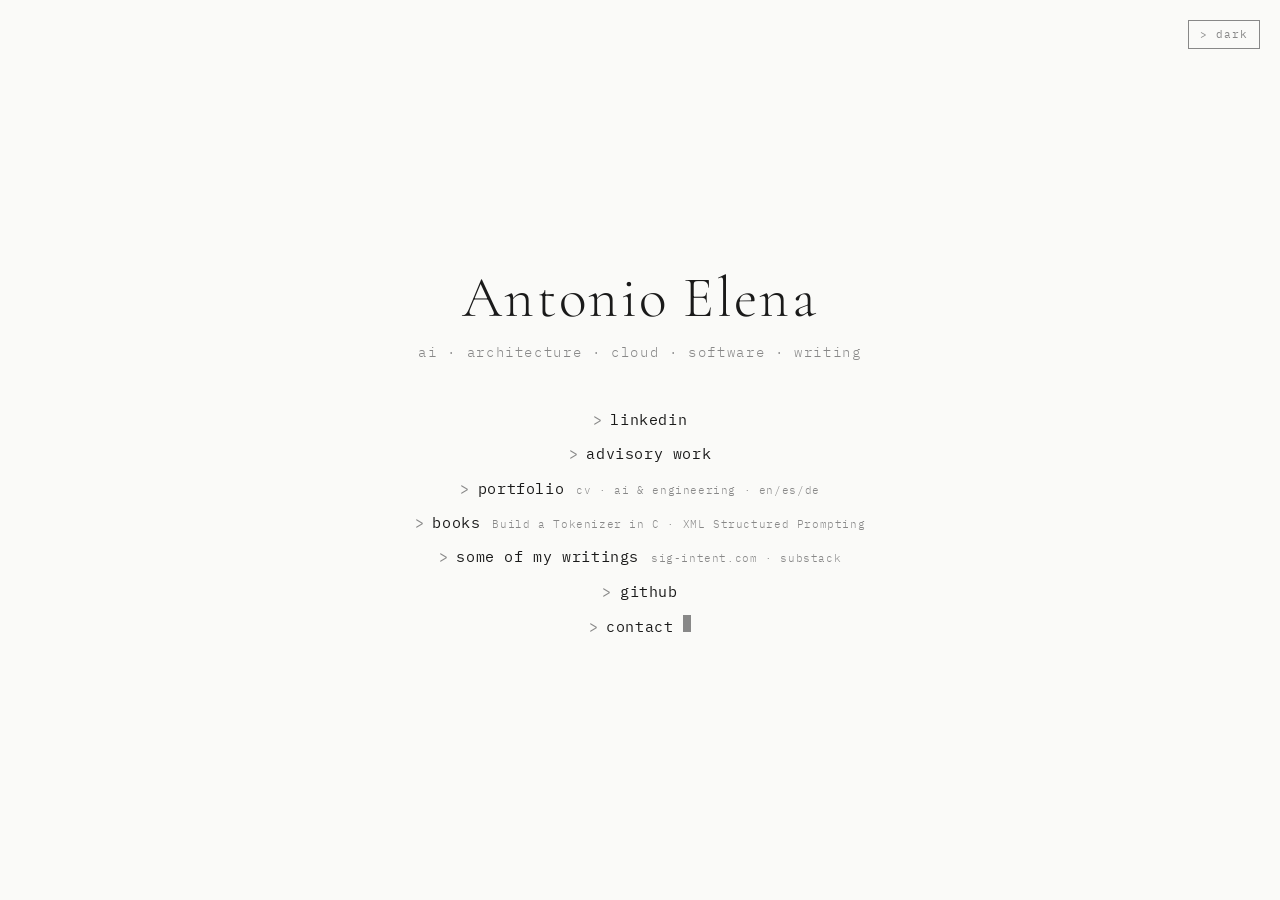
<file: index.html>
<!DOCTYPE html>
<html lang="en">
<head>
  <meta charset="UTF-8">
  <meta name="viewport" content="width=device-width, initial-scale=1.0">
  <title>Antonio Elena</title>
  <meta name="description" content="Antonio Elena — technologist, architect, writer · advisor at sig-intent.com">
  <meta property="og:title" content="Antonio Elena">
  <meta property="og:description" content="technologist · architect · writer">
  <meta property="og:type" content="website">
  <meta property="og:url" content="https://aelena.com">
  <meta property="og:site_name" content="Antonio Elena">
  <meta property="og:locale" content="en_US">

  <!-- Without og:image every share of this link renders as a bare text row.
       og.png is generated by tools/make-og-image.py to the DESIGN.md spec. -->
  <meta property="og:image" content="https://aelena.com/og.png">
  <meta property="og:image:width" content="1200">
  <meta property="og:image:height" content="630">
  <meta property="og:image:alt" content="Antonio Elena — ai · architecture · cloud · software · writing">

  <meta name="twitter:card" content="summary_large_image">
  <meta name="twitter:title" content="Antonio Elena">
  <meta name="twitter:description" content="technologist · architect · writer">
  <meta name="twitter:image" content="https://aelena.com/og.png">

  <link rel="canonical" href="https://aelena.com">
  <meta name="author" content="Antonio Elena">
  <link rel="alternate" type="text/plain" href="https://aelena.com/llms.txt" title="llms.txt">
  <link rel="alternate" hreflang="en" href="https://aelena.com/portfolio/" title="Portfolio">

  <!-- This page exists to be found by someone searching the name, so the entity
       is stated explicitly rather than left to be inferred from link text. -->
  <script type="application/ld+json">
  {
    "@context": "https://schema.org",
    "@graph": [
      {
        "@type": "Person",
        "@id": "https://aelena.com/#person",
        "name": "Antonio Elena",
        "url": "https://aelena.com",
        "image": "https://aelena.com/og.png",
        "jobTitle": "Chief Technology Officer, architect and author",
        "description": "Technologist, architect and writer. Two decades in architecture and engineering leadership; independent technology advisory through SIGINTENT.",
        "nationality": "Spanish",
        "homeLocation": { "@type": "Place", "name": "Madrid, Spain" },
        "knowsLanguage": ["es", "en", "it"],
        "alumniOf": [
          { "@type": "CollegeOrUniversity", "name": "Universidad de Sevilla" },
          { "@type": "EducationalOrganization", "name": "INSEAD" },
          { "@type": "EducationalOrganization", "name": "CTO Academy" }
        ],
        "knowsAbout": [
          "Artificial intelligence",
          "Agentic systems and LLM evaluation",
          "Retrieval-augmented generation",
          "Software architecture",
          "Cloud computing (Azure, PaaS, serverless)",
          "Distributed systems",
          "DevOps and DevSecOps",
          "Technology strategy",
          "AI governance and the EU AI Act"
        ],
        "sameAs": [
          "https://www.linkedin.com/in/aelena/",
          "https://github.com/aelena",
          "https://sig-intent.com",
          "https://selfandsystem.substack.com",
          "https://aelena74.gumroad.com"
        ]
      },
      {
        "@type": "WebSite",
        "@id": "https://aelena.com/#website",
        "url": "https://aelena.com",
        "name": "Antonio Elena",
        "inLanguage": "en",
        "about": { "@id": "https://aelena.com/#person" }
      },
      {
        "@type": "Book",
        "name": "Build a Tokenizer in C",
        "url": "https://aelena74.gumroad.com/l/c-tokenizer",
        "author": { "@id": "https://aelena.com/#person" },
        "inLanguage": "en",
        "bookFormat": "https://schema.org/EBook",
        "description": "Builds OpenAI's tiktoken tokenizer from scratch in C over eight chapters, with differential tests against the reference implementation."
      },
      {
        "@type": "Book",
        "name": "Guide to XML-Structured Prompting",
        "url": "https://aelena74.gumroad.com/l/xsp",
        "author": { "@id": "https://aelena.com/#person" },
        "inLanguage": "en",
        "bookFormat": "https://schema.org/EBook",
        "description": "Prompting treated as a software engineering discipline: explicit structure, constraints and evidence."
      }
    ]
  }
  </script>

  <link rel="icon" href="data:image/svg+xml,%3Csvg xmlns='http://www.w3.org/2000/svg' viewBox='0 0 16 16'%3E%3Crect x='3' y='3' width='10' height='10' fill='%231a1a1a'/%3E%3C/svg%3E">

  <link rel="preconnect" href="https://fonts.googleapis.com">
  <link rel="preconnect" href="https://fonts.gstatic.com" crossorigin>
  <link href="https://fonts.googleapis.com/css2?family=Cormorant+Garamond:wght@300;400&family=IBM+Plex+Mono:wght@300;400&display=swap" rel="stylesheet">
  <link rel="stylesheet" href="style.css">
  <script>
    (function () {
      try {
        var saved = localStorage.getItem('theme');
        if (saved === 'dark' || saved === 'light') {
          document.documentElement.setAttribute('data-theme', saved);
        }
      } catch (e) {}
    })();
  </script>
</head>
<body>
  <button class="theme-toggle" type="button" aria-label="Toggle dark mode" aria-pressed="false">
    <span data-theme-label>&gt; dark</span>
  </button>
  <main>
    <h1>Antonio Elena</h1>
    <p class="tagline">ai · architecture · cloud · software · writing</p>
    <nav>
      <a href="https://www.linkedin.com/in/aelena/" target="_blank" rel="noopener noreferrer">
        <span class="prompt">&gt;</span> linkedin
      </a>
      <a href="https://sig-intent.com" target="_blank" rel="noopener noreferrer">
        <span class="prompt">&gt;</span> advisory work
      </a>
      <a href="/portfolio/">
        <span class="prompt">&gt;</span> portfolio
        <span class="subtitle">cv &middot; ai &amp; engineering &middot; en/es/de</span>
      </a>
      <a href="https://aelena74.gumroad.com" target="_blank" rel="noopener noreferrer">
        <span class="prompt">&gt;</span> books
        <span class="subtitle">Build a Tokenizer in C &middot; XML Structured Prompting</span>
      </a>
      <a href="https://sig-intent.com/writing/" target="_blank" rel="noopener noreferrer">
        <span class="prompt">&gt;</span> some of my writings
        <span class="subtitle">sig-intent.com &middot; substack</span>
      </a>
      <a href="https://github.com/aelena" target="_blank" rel="noopener noreferrer">
        <span class="prompt">&gt;</span> github
      </a>
      <a href="mailto:antonioelena@gmail.com">
        <span class="prompt">&gt;</span> contact
        <span class="cursor"></span>
      </a>
    </nav>
  </main>
  <script>
    (function () {
      var btn = document.querySelector('.theme-toggle');
      var label = btn.querySelector('[data-theme-label]');
      var root = document.documentElement;

      function currentTheme() {
        var attr = root.getAttribute('data-theme');
        if (attr) return attr;
        return window.matchMedia('(prefers-color-scheme: dark)').matches ? 'dark' : 'light';
      }

      function render() {
        var t = currentTheme();
        label.textContent = t === 'dark' ? '> light' : '> dark';
        btn.setAttribute('aria-pressed', t === 'dark' ? 'true' : 'false');
      }

      btn.addEventListener('click', function () {
        var next = currentTheme() === 'dark' ? 'light' : 'dark';
        root.setAttribute('data-theme', next);
        try { localStorage.setItem('theme', next); } catch (e) {}
        render();
      });

      window.matchMedia('(prefers-color-scheme: dark)').addEventListener('change', function () {
        if (!localStorage.getItem('theme')) render();
      });

      render();
    })();
  </script>
</body>
</html>
</file>
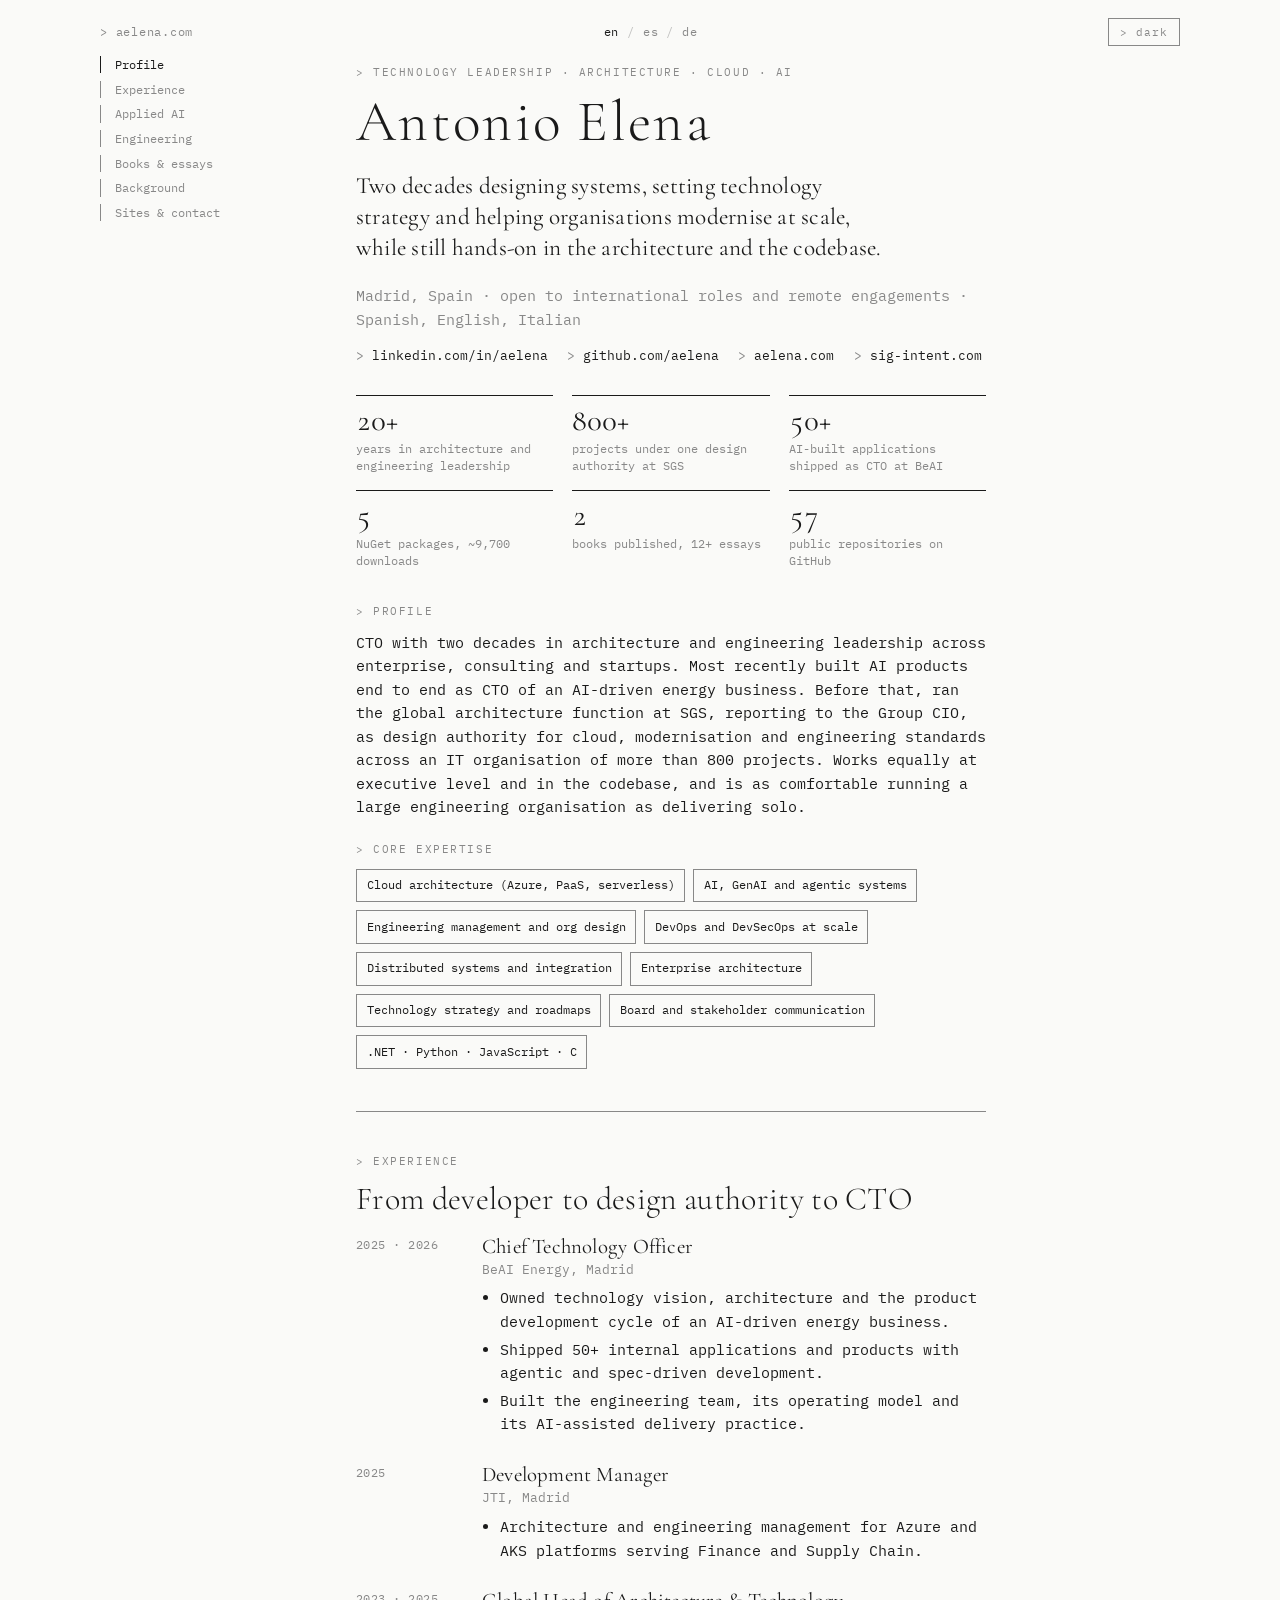
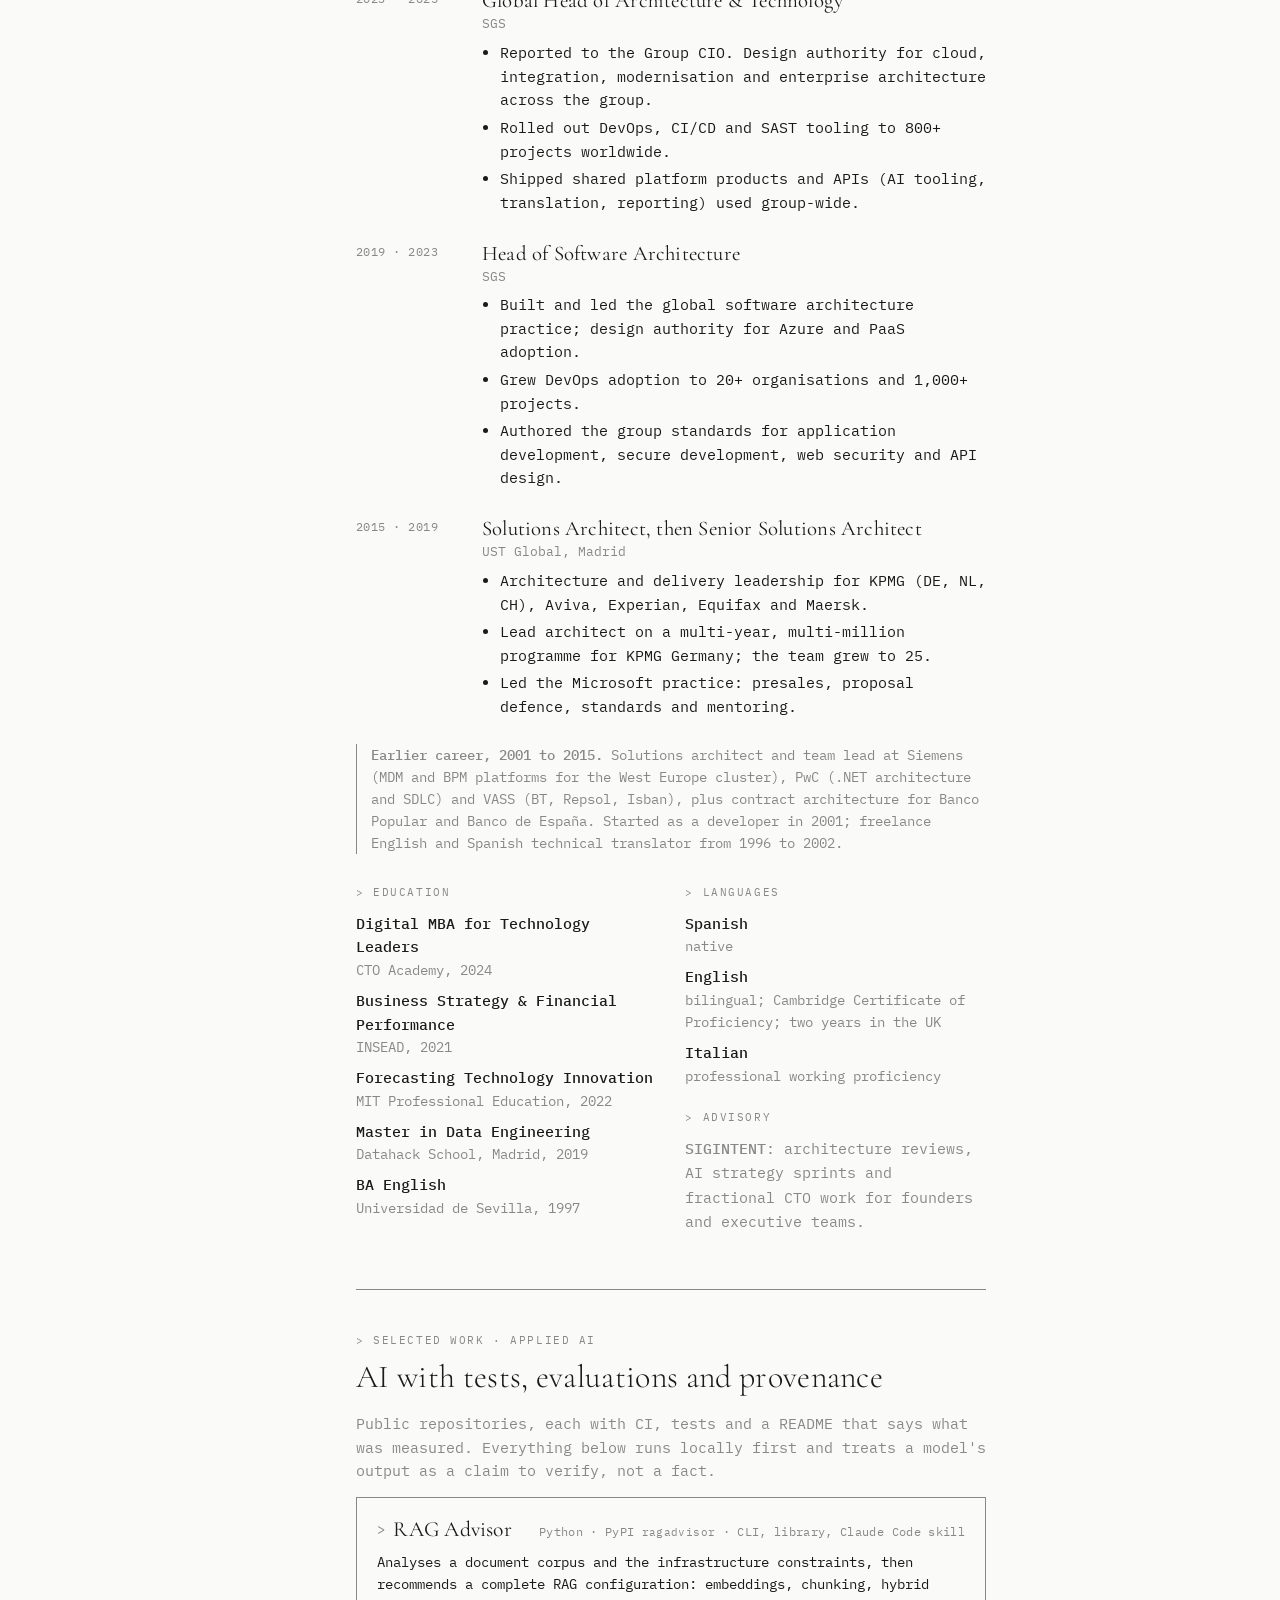
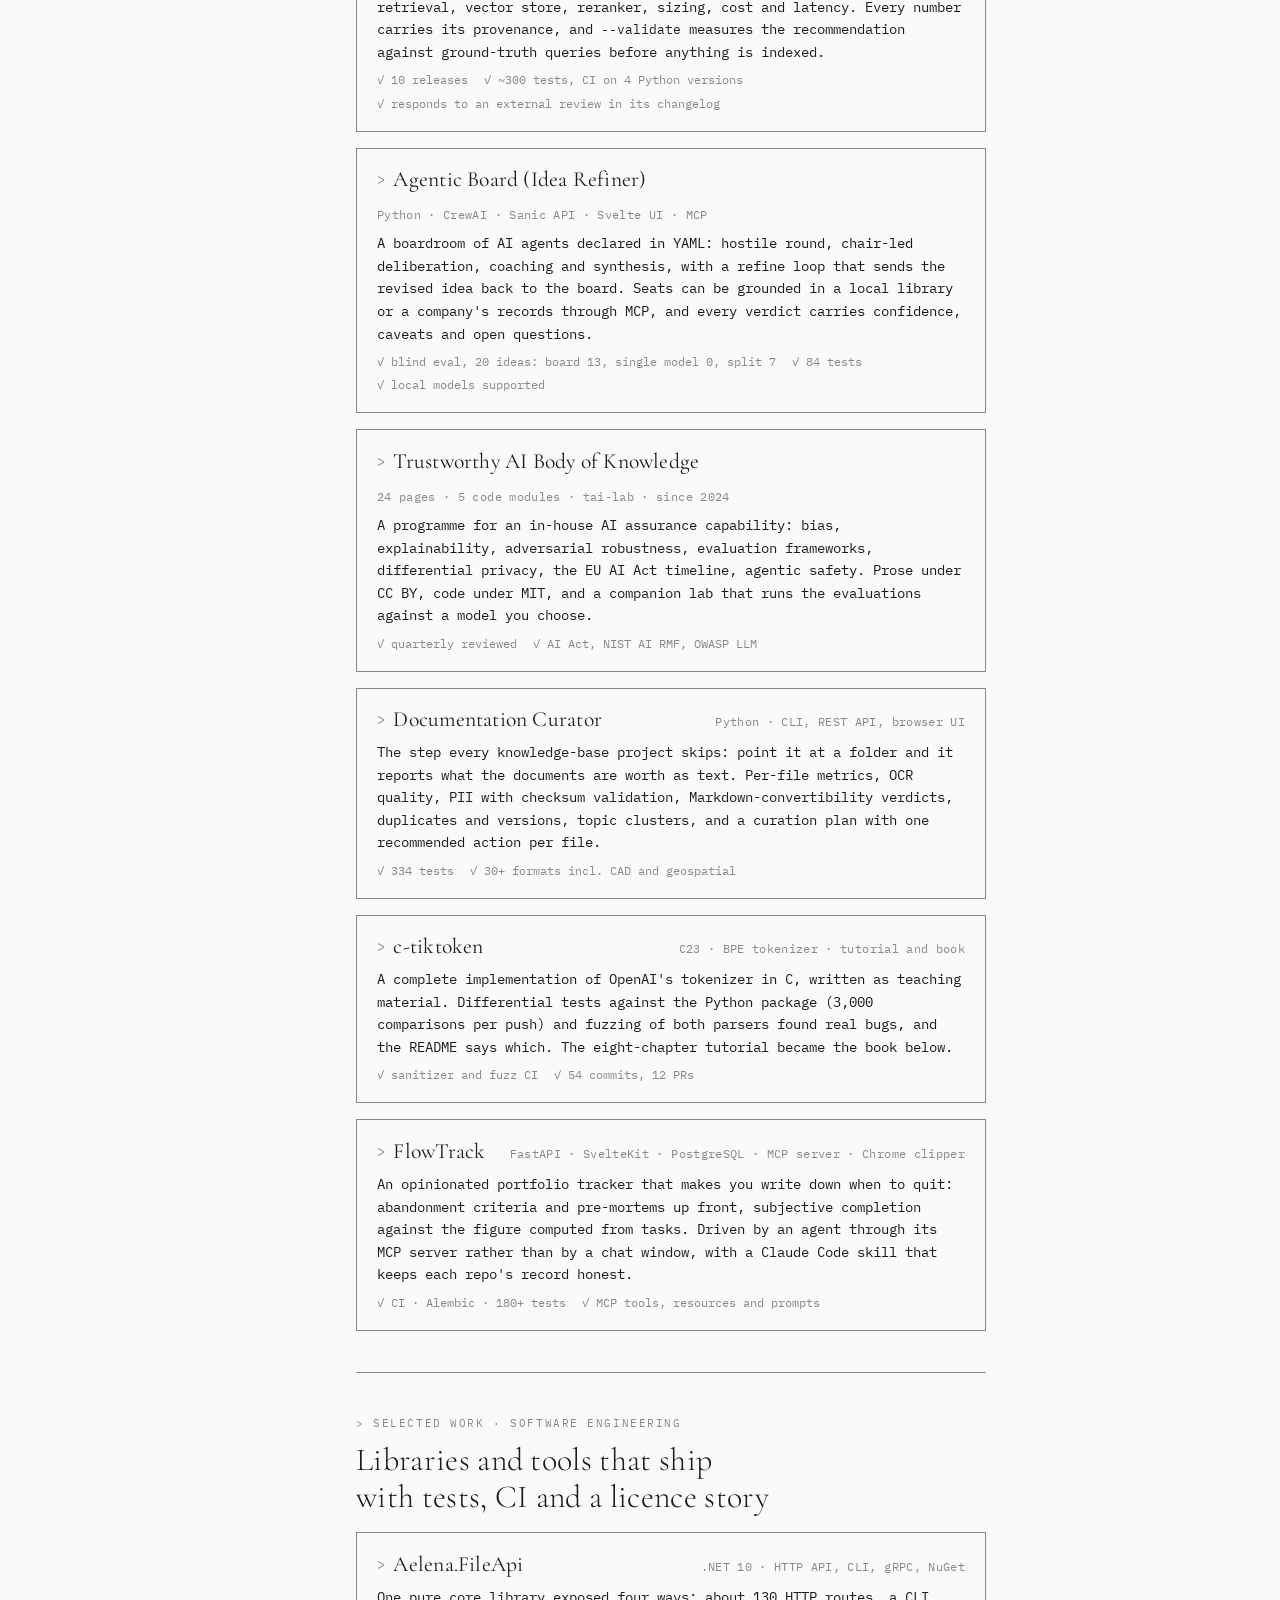
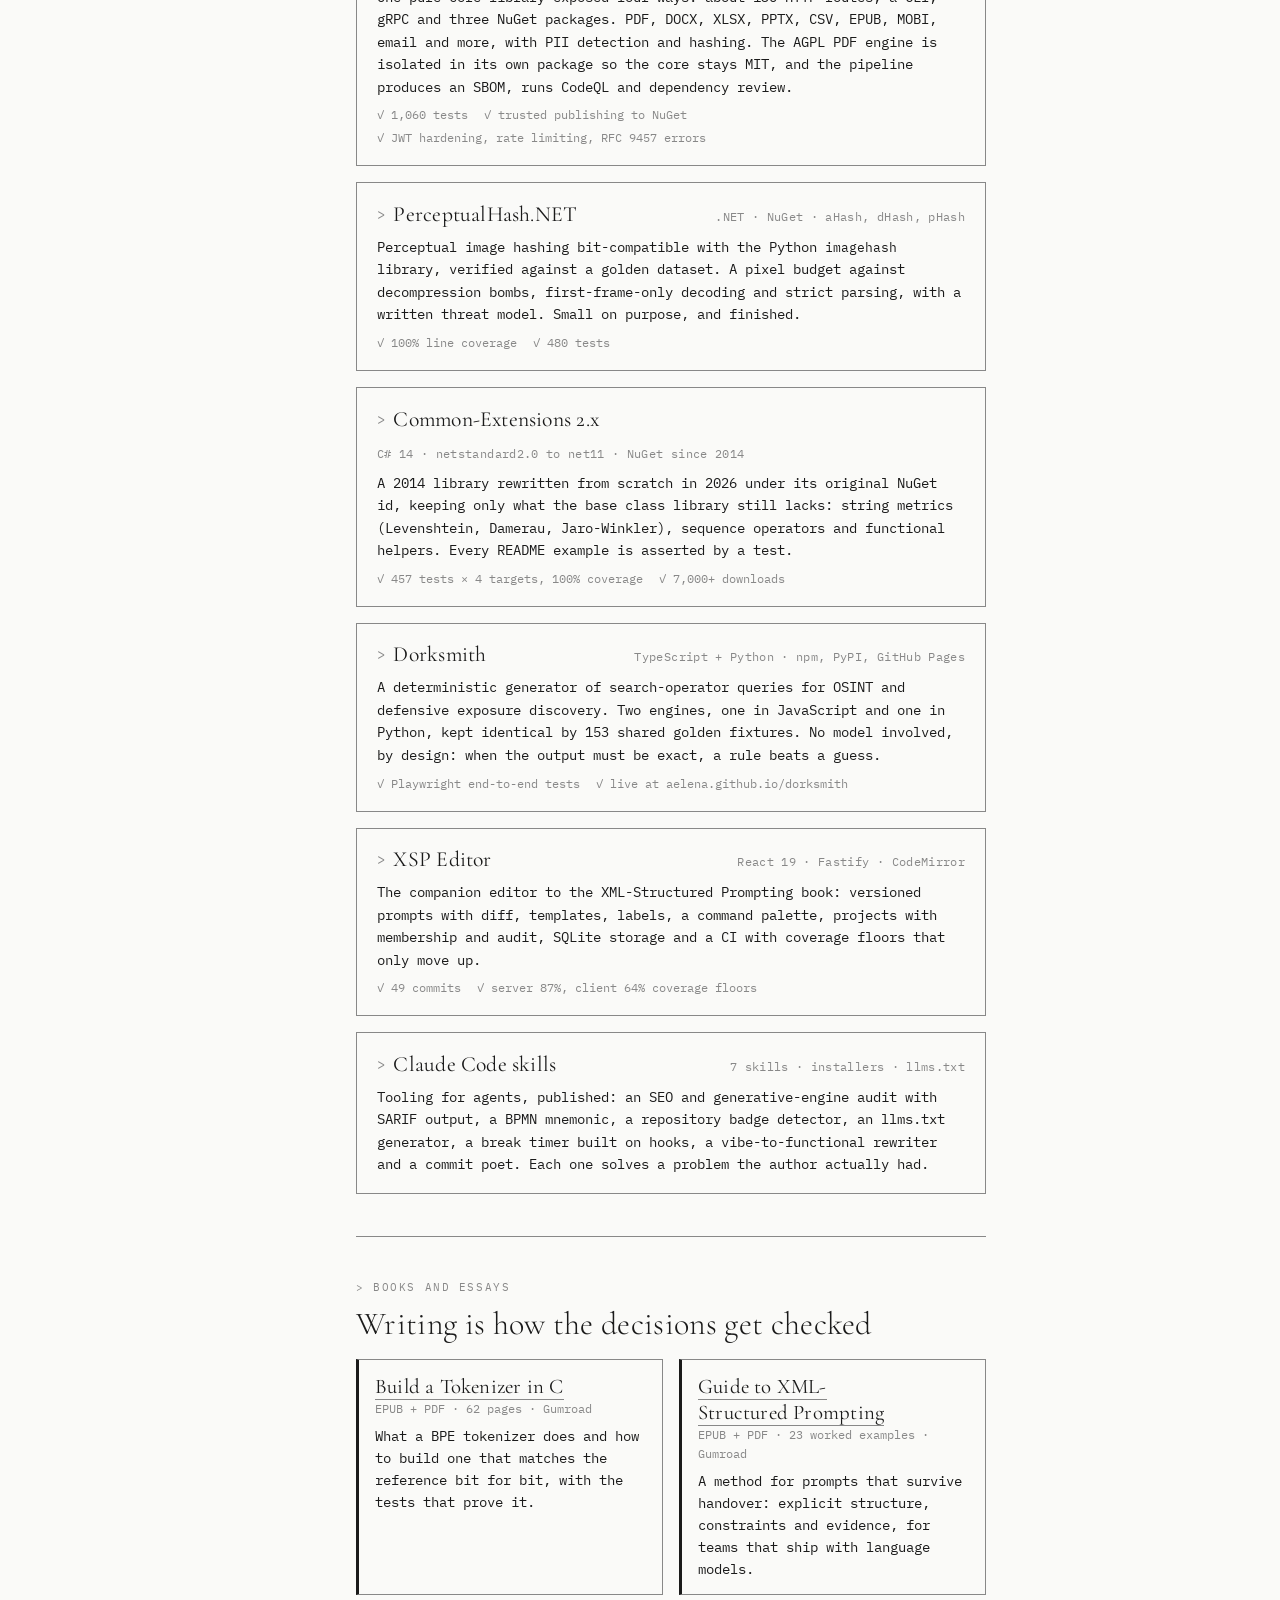
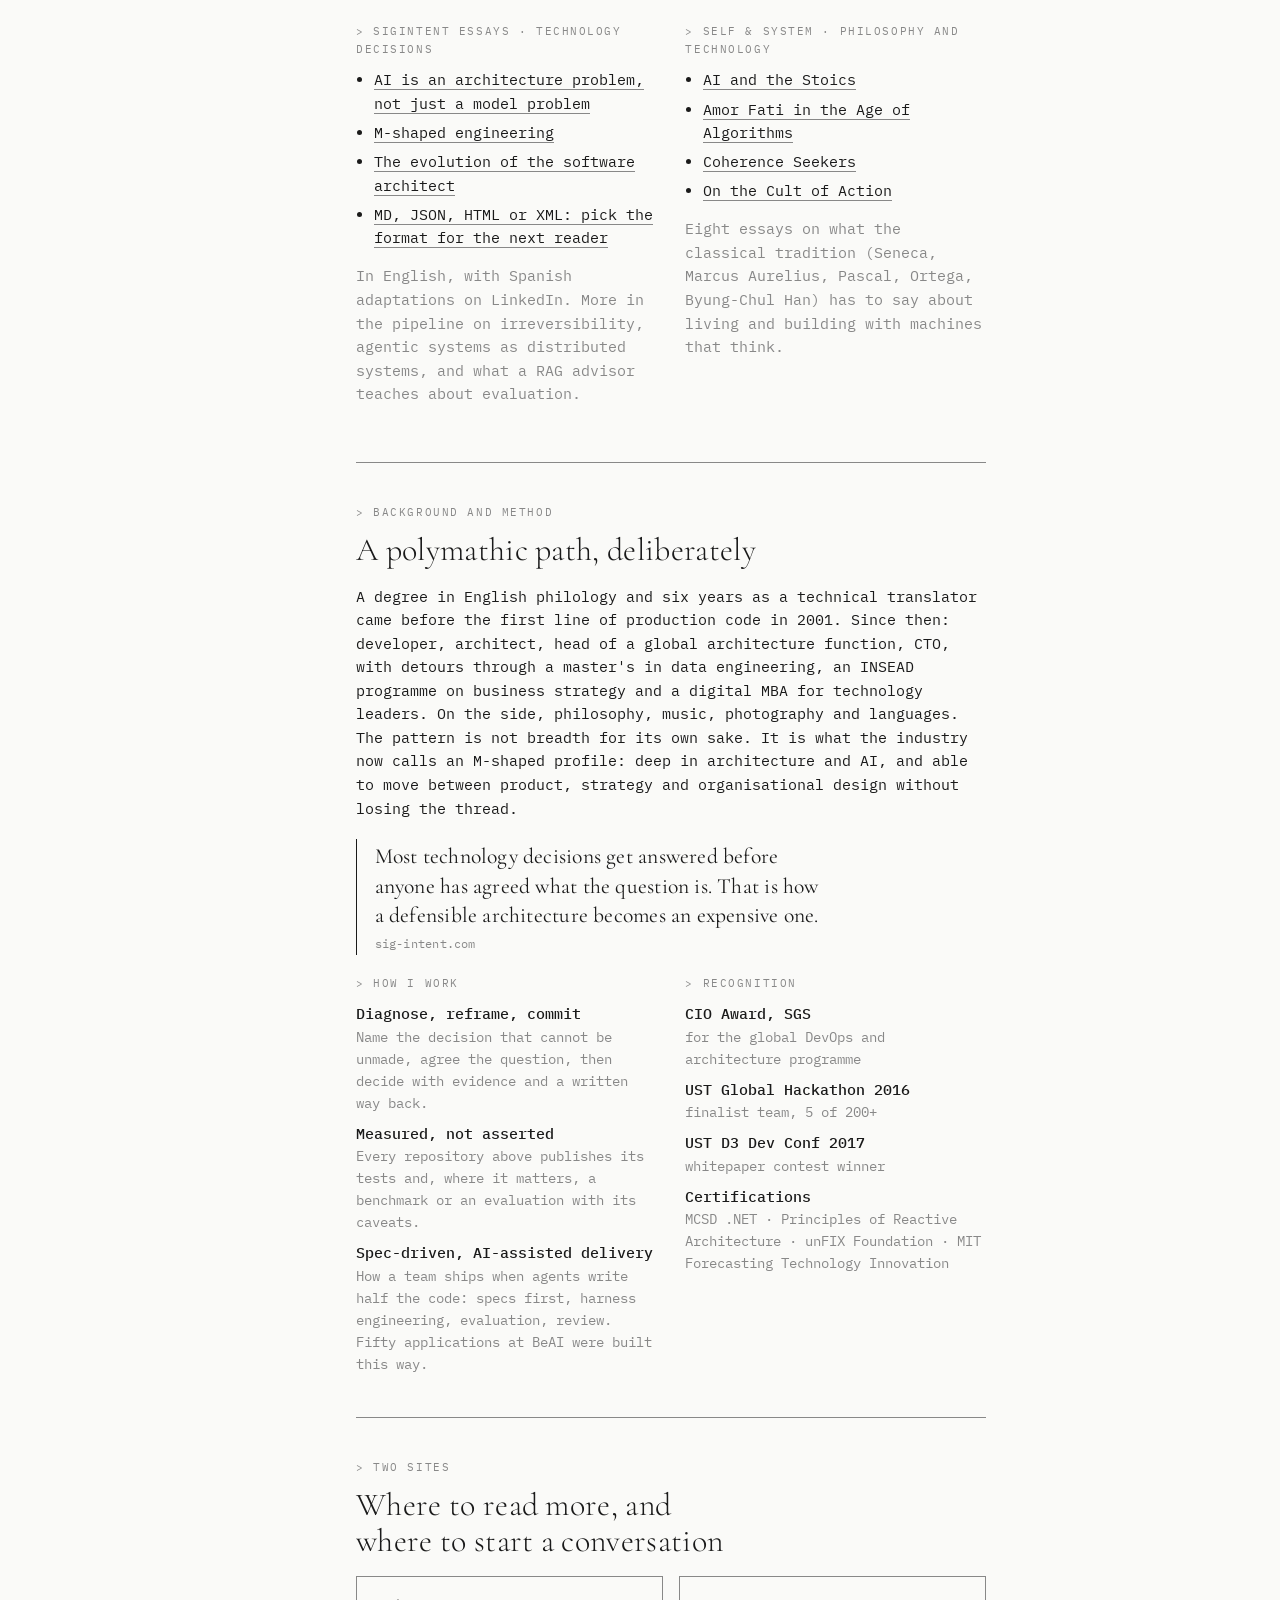
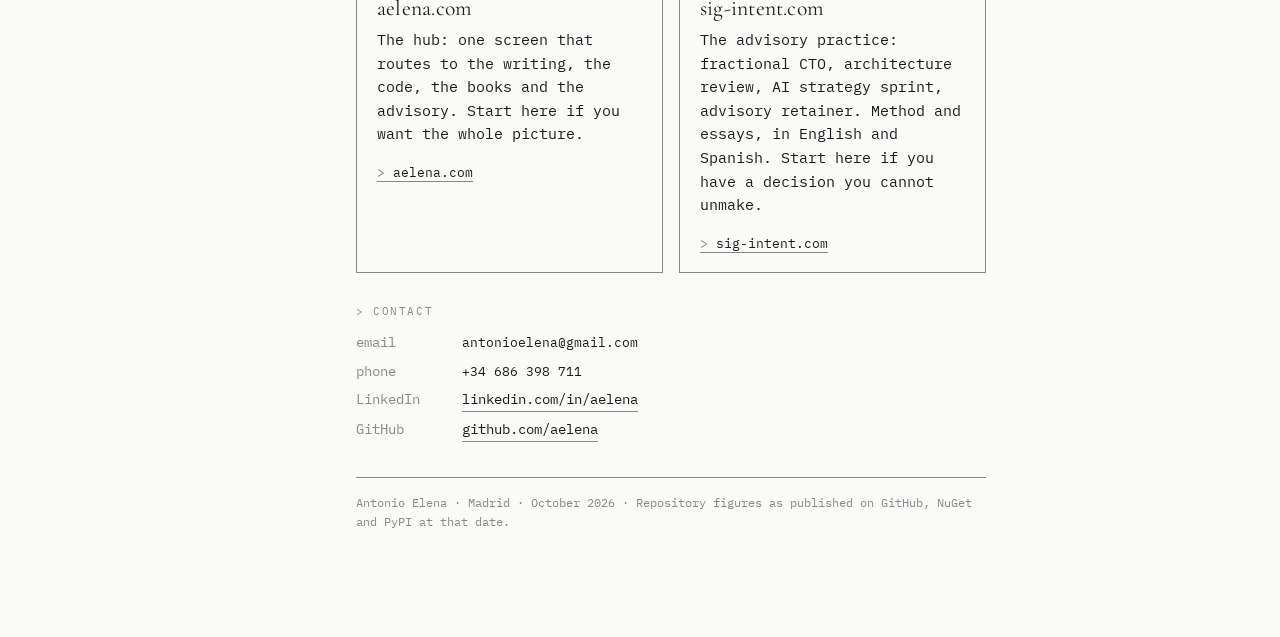
<file: portfolio/index.html>
<!DOCTYPE html>
<html lang="en">
<head>
  <meta charset="UTF-8">
  <meta name="viewport" content="width=device-width, initial-scale=1.0">
  <title>Antonio Elena · Portfolio</title>
  <meta name="description" content="Selected work of Antonio Elena, CTO and software architect in Madrid: applied AI tools with tests and evaluations, .NET and Python libraries on NuGet and PyPI, two books, essays, and the advisory practice at sig-intent.com.">
  <meta name="author" content="Antonio Elena">
  <link rel="canonical" href="https://aelena.com/portfolio/">
  <link rel="alternate" hreflang="en" href="https://aelena.com/portfolio/">
  <link rel="alternate" hreflang="es" href="https://aelena.com/portfolio/es/">
  <link rel="alternate" hreflang="de" href="https://aelena.com/portfolio/de/">
  <link rel="alternate" hreflang="x-default" href="https://aelena.com/portfolio/">
  <meta property="og:title" content="Antonio Elena · Portfolio">
  <meta property="og:description" content="Selected work of Antonio Elena, CTO and software architect in Madrid: applied AI tools with tests and evaluations, .NET and Python libraries on NuGet and PyPI, two books, essays, and the advisory practice at sig-intent.com.">
  <meta property="og:type" content="profile">
  <meta property="og:url" content="https://aelena.com/portfolio/">
  <meta property="og:site_name" content="Antonio Elena">
  <meta property="og:locale" content="en_US">
  <meta property="og:locale:alternate" content="es_ES">
  <meta property="og:locale:alternate" content="de_DE">
  <meta property="og:image" content="https://aelena.com/og.png">
  <meta property="og:image:width" content="1200">
  <meta property="og:image:height" content="630">
  <meta property="og:image:alt" content="Antonio Elena — ai · architecture · cloud · software · writing">
  <meta name="twitter:card" content="summary_large_image">
  <meta name="twitter:title" content="Antonio Elena · Portfolio">
  <meta name="twitter:description" content="Selected work of Antonio Elena, CTO and software architect in Madrid: applied AI tools with tests and evaluations, .NET and Python libraries on NuGet and PyPI, two books, essays, and the advisory practice at sig-intent.com.">
  <meta name="twitter:image" content="https://aelena.com/og.png">
  <link rel="alternate" type="text/plain" href="https://aelena.com/llms.txt" title="llms.txt">
  <script type="application/ld+json">
{
  "@context": "https://schema.org",
  "@graph": [
    {
      "@type": "WebPage",
      "@id": "https://aelena.com/portfolio/#page",
      "url": "https://aelena.com/portfolio/",
      "name": "Antonio Elena · Portfolio",
      "description": "Selected work of Antonio Elena, CTO and software architect in Madrid: applied AI tools with tests and evaluations, .NET and Python libraries on NuGet and PyPI, two books, essays, and the advisory practice at sig-intent.com.",
      "inLanguage": "en",
      "isPartOf": {
        "@id": "https://aelena.com/#website"
      },
      "about": {
        "@id": "https://aelena.com/#person"
      },
      "mainEntity": {
        "@id": "https://aelena.com/portfolio/#works"
      }
    },
    {
      "@type": "ItemList",
      "@id": "https://aelena.com/portfolio/#works",
      "name": "Selected work",
      "itemListElement": [
        {
          "@type": "ListItem",
          "position": 1,
          "item": {
            "@type": "SoftwareSourceCode",
            "name": "RAG Advisor",
            "url": "https://github.com/aelena/rag-advisor",
            "author": {
              "@id": "https://aelena.com/#person"
            },
            "description": "Rule-based CLI, library and Claude Code skill that analyses a document corpus and recommends a complete RAG configuration with provenance, and validates it against ground-truth queries.",
            "programmingLanguage": "Python",
            "codeRepository": "https://github.com/aelena/rag-advisor"
          }
        },
        {
          "@type": "ListItem",
          "position": 2,
          "item": {
            "@type": "SoftwareSourceCode",
            "name": "Agentic Board (Idea Refiner)",
            "url": "https://github.com/aelena/agentic-board",
            "author": {
              "@id": "https://aelena.com/#person"
            },
            "description": "A boardroom of AI agents declared in YAML: hostile round, chaired deliberation, coaching, synthesis and a refine loop, with grounding, an uncertainty policy and a blind evaluation against a single model.",
            "programmingLanguage": "Python",
            "codeRepository": "https://github.com/aelena/agentic-board"
          }
        },
        {
          "@type": "ListItem",
          "position": 3,
          "item": {
            "@type": "SoftwareSourceCode",
            "name": "Trustworthy AI Body of Knowledge",
            "url": "https://github.com/aelena/trustworthy-ai",
            "author": {
              "@id": "https://aelena.com/#person"
            },
            "description": "A programme for an in-house AI assurance capability: 24 pages, five code modules and a companion lab.",
            "programmingLanguage": "Python",
            "codeRepository": "https://github.com/aelena/trustworthy-ai"
          }
        },
        {
          "@type": "ListItem",
          "position": 4,
          "item": {
            "@type": "SoftwareSourceCode",
            "name": "Documentation Curator",
            "url": "https://github.com/aelena/doc-curator",
            "author": {
              "@id": "https://aelena.com/#person"
            },
            "description": "Reports what a folder of documents is worth as text before knowledge-base ingestion: metrics, PII, convertibility, duplicates, versions, and a curation plan.",
            "programmingLanguage": "Python",
            "codeRepository": "https://github.com/aelena/doc-curator"
          }
        },
        {
          "@type": "ListItem",
          "position": 5,
          "item": {
            "@type": "SoftwareSourceCode",
            "name": "c-tiktoken",
            "url": "https://github.com/aelena/c-tiktoken",
            "author": {
              "@id": "https://aelena.com/#person"
            },
            "description": "OpenAI's BPE tokenizer implemented in C23 as teaching material, with differential tests and fuzzing.",
            "programmingLanguage": "C",
            "codeRepository": "https://github.com/aelena/c-tiktoken"
          }
        },
        {
          "@type": "ListItem",
          "position": 6,
          "item": {
            "@type": "SoftwareSourceCode",
            "name": "FlowTrack",
            "url": "https://github.com/aelena/flowtrack",
            "author": {
              "@id": "https://aelena.com/#person"
            },
            "description": "An opinionated portfolio tracker with abandonment criteria and pre-mortems, driven by an agent through an MCP server.",
            "programmingLanguage": "Python",
            "codeRepository": "https://github.com/aelena/flowtrack"
          }
        },
        {
          "@type": "ListItem",
          "position": 7,
          "item": {
            "@type": "SoftwareSourceCode",
            "name": "Aelena.FileApi",
            "url": "https://github.com/aelena/file-api",
            "author": {
              "@id": "https://aelena.com/#person"
            },
            "description": ".NET document-processing platform exposed as HTTP API, CLI, gRPC and NuGet packages, with the AGPL PDF engine isolated so the core stays MIT.",
            "programmingLanguage": "C#",
            "codeRepository": "https://github.com/aelena/file-api"
          }
        },
        {
          "@type": "ListItem",
          "position": 8,
          "item": {
            "@type": "SoftwareSourceCode",
            "name": "PerceptualHash.NET",
            "url": "https://github.com/aelena/imagehash-net",
            "author": {
              "@id": "https://aelena.com/#person"
            },
            "description": "Perceptual image hashing for .NET, bit-compatible with the Python imagehash library.",
            "programmingLanguage": "C#",
            "codeRepository": "https://github.com/aelena/imagehash-net"
          }
        },
        {
          "@type": "ListItem",
          "position": 9,
          "item": {
            "@type": "SoftwareSourceCode",
            "name": "Common-Extensions",
            "url": "https://github.com/aelena/useful-extensions",
            "author": {
              "@id": "https://aelena.com/#person"
            },
            "description": "C# extension members for strings, sequences and string metrics; a 2014 library rewritten in 2026.",
            "programmingLanguage": "C#",
            "codeRepository": "https://github.com/aelena/useful-extensions"
          }
        },
        {
          "@type": "ListItem",
          "position": 10,
          "item": {
            "@type": "SoftwareSourceCode",
            "name": "Dorksmith",
            "url": "https://github.com/aelena/dorksmith",
            "author": {
              "@id": "https://aelena.com/#person"
            },
            "description": "Deterministic generator of search-operator queries for OSINT and exposure discovery, on npm, PyPI and GitHub Pages.",
            "programmingLanguage": "TypeScript",
            "codeRepository": "https://github.com/aelena/dorksmith"
          }
        },
        {
          "@type": "ListItem",
          "position": 11,
          "item": {
            "@type": "SoftwareSourceCode",
            "name": "XSP Editor",
            "url": "https://github.com/aelena/xsp-editor",
            "author": {
              "@id": "https://aelena.com/#person"
            },
            "description": "Editor for XML-Structured Prompts, companion to the book.",
            "programmingLanguage": "TypeScript",
            "codeRepository": "https://github.com/aelena/xsp-editor"
          }
        },
        {
          "@type": "ListItem",
          "position": 12,
          "item": {
            "@type": "Book",
            "name": "Build a Tokenizer in C",
            "url": "https://aelena74.gumroad.com/l/c-tokenizer",
            "author": {
              "@id": "https://aelena.com/#person"
            },
            "description": "Builds OpenAI's tiktoken tokenizer from scratch in C over eight chapters.",
            "bookFormat": "https://schema.org/EBook"
          }
        },
        {
          "@type": "ListItem",
          "position": 13,
          "item": {
            "@type": "Book",
            "name": "Guide to XML-Structured Prompting",
            "url": "https://aelena74.gumroad.com/l/xsp",
            "author": {
              "@id": "https://aelena.com/#person"
            },
            "description": "Prompting treated as a software engineering discipline.",
            "bookFormat": "https://schema.org/EBook"
          }
        }
      ]
    }
  ]
}
  </script>
  <link rel="icon" href="data:image/svg+xml,%3Csvg xmlns='http://www.w3.org/2000/svg' viewBox='0 0 16 16'%3E%3Crect x='3' y='3' width='10' height='10' fill='%231a1a1a'/%3E%3C/svg%3E">
  <link rel="preconnect" href="https://fonts.googleapis.com">
  <link rel="preconnect" href="https://fonts.gstatic.com" crossorigin>
  <link href="https://fonts.googleapis.com/css2?family=Cormorant+Garamond:wght@300;400;500&family=IBM+Plex+Mono:wght@300;400;500&display=swap" rel="stylesheet">
  <link rel="stylesheet" href="/style.css">
  <link rel="stylesheet" href="/portfolio.css">
  <script>
    (function () {
      try {
        var saved = localStorage.getItem('theme');
        if (saved === 'dark' || saved === 'light') { document.documentElement.setAttribute('data-theme', saved); }
      } catch (e) {}
    })();
  </script>
</head>
<body class="portfolio">
  <header class="pf-top">
    <a class="pf-back" href="/"><span class="prompt">&gt;</span> aelena.com</a>
    <nav class="pf-langs" aria-label="language"><span class="on" aria-current="page">en</span> <span class="sep">/</span> <a href="/portfolio/es/" hreflang="es" lang="es">es</a> <span class="sep">/</span> <a href="/portfolio/de/" hreflang="de" lang="de">de</a></nav>
    <button class="theme-toggle pf-theme" type="button" aria-label="Toggle dark mode" aria-pressed="false" data-dark="> dark" data-light="> light"><span data-theme-label>> dark</span></button>
  </header>
  <div class="pf-page">
    <nav class="rail" aria-label="Sections">
  <ol>
    <li><a href="#cv"><span lang="en">Profile</span></a></li>
    <li><a href="#experience"><span lang="en">Experience</span></a></li>
    <li><a href="#ai"><span lang="en">Applied AI</span></a></li>
    <li><a href="#engineering"><span lang="en">Engineering</span></a></li>
    <li><a href="#writing"><span lang="en">Books &amp; essays</span></a></li>
    <li><a href="#background"><span lang="en">Background</span></a></li>
    <li><a href="#sites"><span lang="en">Sites &amp; contact</span></a></li>
  </ol>
</nav>
    <main class="pf-main">


<section id="cv">
  <div class="eyebrow">
    <span lang="en">Technology leadership · Architecture · Cloud · AI</span>
    
    
  </div>
  <h1>Antonio Elena</h1>
  <p class="lede">
    <span lang="en">Two decades designing systems, setting technology strategy and helping organisations modernise at scale, while still hands-on in the architecture and the codebase.</span>
    
    
  </p>
  <p class="muted">
    <span lang="en">Madrid, Spain · open to international roles and remote engagements · Spanish, English, Italian</span>
    
    
  </p>
  <div class="links">
    <a href="https://www.linkedin.com/in/aelena/" target="_blank" rel="noopener">linkedin.com/in/aelena</a>
    <a href="https://github.com/aelena" target="_blank" rel="noopener">github.com/aelena</a>
    <a href="https://aelena.com" target="_blank" rel="noopener">aelena.com</a>
    <a href="https://sig-intent.com" target="_blank" rel="noopener">sig-intent.com</a>
  </div>

  <div class="stats" aria-label="At a glance">
    <div class="stat"><b>20+</b><span lang="en">years in architecture and engineering leadership</span></div>
    <div class="stat"><b>800+</b><span lang="en">projects under one design authority at SGS</span></div>
    <div class="stat"><b>50+</b><span lang="en">AI-built applications shipped as CTO at BeAI</span></div>
    <div class="stat"><b>5</b><span lang="en">NuGet packages, ~9,700 downloads</span></div>
    <div class="stat"><b>2</b><span lang="en">books published, 12+ essays</span></div>
    <div class="stat"><b>57</b><span lang="en">public repositories on GitHub</span></div>
  </div>

  <div style="margin-top:34px">
    <div class="eyebrow"><span lang="en">Profile</span></div>
    <p lang="en">CTO with two decades in architecture and engineering leadership across enterprise, consulting and startups. Most recently built AI products end to end as CTO of an AI-driven energy business. Before that, ran the global architecture function at SGS, reporting to the Group CIO, as design authority for cloud, modernisation and engineering standards across an IT organisation of more than 800 projects. Works equally at executive level and in the codebase, and is as comfortable running a large engineering organisation as delivering solo.</p>
    
    

    <div class="eyebrow" style="margin-top:22px"><span lang="en">Core expertise</span></div>
    <div class="tags">
      <span lang="en">Cloud architecture (Azure, PaaS, serverless)</span>
      <span lang="en">AI, GenAI and agentic systems</span>
      <span lang="en">Engineering management and org design</span>
      <span lang="en">DevOps and DevSecOps at scale</span>
      <span lang="en">Distributed systems and integration</span>
      <span lang="en">Enterprise architecture</span>
      <span lang="en">Technology strategy and roadmaps</span>
      <span lang="en">Board and stakeholder communication</span>
      <span>.NET · Python · JavaScript · C</span>
    </div>
  </div>
</section>


<section id="experience">
  <div class="eyebrow"><span lang="en">Experience</span></div>
  <h2><span lang="en">From developer to design authority to CTO</span></h2>
  <div class="exp">
    <article class="job">
      <time>2025 · 2026</time>
      <div>
        <h3>Chief Technology Officer</h3>
        <div class="org">BeAI Energy, Madrid</div>
        <ul lang="en"><li>Owned technology vision, architecture and the product development cycle of an AI-driven energy business.</li><li>Shipped 50+ internal applications and products with agentic and spec-driven development.</li><li>Built the engineering team, its operating model and its AI-assisted delivery practice.</li></ul>
        
        
      </div>
    </article>
    <article class="job">
      <time>2025</time>
      <div>
        <h3>Development Manager</h3>
        <div class="org">JTI, Madrid</div>
        <ul lang="en"><li>Architecture and engineering management for Azure and AKS platforms serving Finance and Supply Chain.</li></ul>
        
        
      </div>
    </article>
    <article class="job">
      <time>2023 · 2025</time>
      <div>
        <h3>Global Head of Architecture &amp; Technology</h3>
        <div class="org">SGS</div>
        <ul lang="en"><li>Reported to the Group CIO. Design authority for cloud, integration, modernisation and enterprise architecture across the group.</li><li>Rolled out DevOps, CI/CD and SAST tooling to 800+ projects worldwide.</li><li>Shipped shared platform products and APIs (AI tooling, translation, reporting) used group-wide.</li></ul>
        
        
      </div>
    </article>
    <article class="job">
      <time>2019 · 2023</time>
      <div>
        <h3>Head of Software Architecture</h3>
        <div class="org">SGS</div>
        <ul lang="en"><li>Built and led the global software architecture practice; design authority for Azure and PaaS adoption.</li><li>Grew DevOps adoption to 20+ organisations and 1,000+ projects.</li><li>Authored the group standards for application development, secure development, web security and API design.</li></ul>
        
        
      </div>
    </article>
    <article class="job">
      <time>2015 · 2019</time>
      <div>
        <h3>Solutions Architect, then Senior Solutions Architect</h3>
        <div class="org">UST Global, Madrid</div>
        <ul lang="en"><li>Architecture and delivery leadership for KPMG (DE, NL, CH), Aviva, Experian, Equifax and Maersk.</li><li>Lead architect on a multi-year, multi-million programme for KPMG Germany; the team grew to 25.</li><li>Led the Microsoft practice: presales, proposal defence, standards and mentoring.</li></ul>
        
        
      </div>
    </article>
  </div>
  <p class="earlier" style="margin-top:22px">
    <span lang="en"><b>Earlier career, 2001 to 2015.</b> Solutions architect and team lead at Siemens (MDM and BPM platforms for the West Europe cluster), PwC (.NET architecture and SDLC) and VASS (BT, Repsol, Isban), plus contract architecture for Banco Popular and Banco de España. Started as a developer in 2001; freelance English and Spanish technical translator from 1996 to 2002.</span>
    
    
  </p>

  <div class="grid2" style="margin-top:30px">
    <div>
      <div class="eyebrow"><span lang="en">Education</span></div>
      <dl>
        <div><dt>Digital MBA for Technology Leaders</dt><dd>CTO Academy, 2024</dd></div>
        <div><dt>Business Strategy &amp; Financial Performance</dt><dd>INSEAD, 2021</dd></div>
        <div><dt>Forecasting Technology Innovation</dt><dd>MIT Professional Education, 2022</dd></div>
        <div><dt>Master in Data Engineering</dt><dd>Datahack School, Madrid, 2019</dd></div>
        <div><dt><span lang="en">BA English</span></dt><dd>Universidad de Sevilla, 1997</dd></div>
      </dl>
    </div>
    <div>
      <div class="eyebrow"><span lang="en">Languages</span></div>
      <dl>
        <div><dt><span lang="en">Spanish</span></dt><dd><span lang="en">native</span></dd></div>
        <div><dt><span lang="en">English</span></dt><dd><span lang="en">bilingual; Cambridge Certificate of Proficiency; two years in the UK</span></dd></div>
        <div><dt><span lang="en">Italian</span></dt><dd><span lang="en">professional working proficiency</span></dd></div>
      </dl>
      <div class="eyebrow" style="margin-top:22px"><span lang="en">Advisory</span></div>
      <p class="muted" style="font-size:.95rem">
        <span lang="en"><b>SIGINTENT</b>: architecture reviews, AI strategy sprints and fractional CTO work for founders and executive teams.</span>
        
        
      </p>
    </div>
  </div>
</section>


<section id="ai">
  <div class="eyebrow"><span lang="en">Selected work · Applied AI</span></div>
  <h2><span lang="en">AI with tests, evaluations and provenance</span></h2>
  <p class="muted">
    <span lang="en">Public repositories, each with CI, tests and a README that says what was measured. Everything below runs locally first and treats a model's output as a claim to verify, not a fact.</span>
    
    
  </p>
  <div class="work">
    <article class="card">
      <header><h3><a href="https://github.com/aelena/rag-advisor" target="_blank" rel="noopener">RAG Advisor</a></h3><span class="meta">Python · PyPI <code>ragadvisor</code> · CLI, library, Claude Code skill</span></header>
      <p lang="en">Analyses a document corpus and the infrastructure constraints, then recommends a complete RAG configuration: embeddings, chunking, hybrid retrieval, vector store, reranker, sizing, cost and latency. Every number carries its provenance, and <code>--validate</code> measures the recommendation against ground-truth queries before anything is indexed.</p>
      
      
      <div class="signals"><span>10 releases</span><span>~300 tests, CI on 4 Python versions</span><span lang="en">responds to an external review in its changelog</span></div>
    </article>
    <article class="card">
      <header><h3><a href="https://github.com/aelena/agentic-board" target="_blank" rel="noopener">Agentic Board (Idea Refiner)</a></h3><span class="meta">Python · CrewAI · Sanic API · Svelte UI · MCP</span></header>
      <p lang="en">A boardroom of AI agents declared in YAML: hostile round, chair-led deliberation, coaching and synthesis, with a refine loop that sends the revised idea back to the board. Seats can be grounded in a local library or a company's records through MCP, and every verdict carries confidence, caveats and open questions.</p>
      
      
      <div class="signals"><span lang="en">blind eval, 20 ideas: board 13, single model 0, split 7</span><span>84 tests</span><span lang="en">local models supported</span></div>
    </article>
    <article class="card">
      <header><h3><a href="https://github.com/aelena/trustworthy-ai" target="_blank" rel="noopener">Trustworthy AI Body of Knowledge</a></h3><span class="meta">24 pages · 5 code modules · tai-lab · since 2024</span></header>
      <p lang="en">A programme for an in-house AI assurance capability: bias, explainability, adversarial robustness, evaluation frameworks, differential privacy, the EU AI Act timeline, agentic safety. Prose under CC BY, code under MIT, and a companion lab that runs the evaluations against a model you choose.</p>
      
      
      <div class="signals"><span lang="en">quarterly reviewed</span><span lang="en">AI Act, NIST AI RMF, OWASP LLM</span></div>
    </article>
    <article class="card">
      <header><h3><a href="https://github.com/aelena/doc-curator" target="_blank" rel="noopener">Documentation Curator</a></h3><span class="meta">Python · CLI, REST API, browser UI</span></header>
      <p lang="en">The step every knowledge-base project skips: point it at a folder and it reports what the documents are worth as text. Per-file metrics, OCR quality, PII with checksum validation, Markdown-convertibility verdicts, duplicates and versions, topic clusters, and a curation plan with one recommended action per file.</p>
      
      
      <div class="signals"><span>334 tests</span><span lang="en">30+ formats incl. CAD and geospatial</span></div>
    </article>
    <article class="card">
      <header><h3><a href="https://github.com/aelena/c-tiktoken" target="_blank" rel="noopener">c-tiktoken</a></h3><span class="meta">C23 · BPE tokenizer · tutorial and book</span></header>
      <p lang="en">A complete implementation of OpenAI's tokenizer in C, written as teaching material. Differential tests against the Python package (3,000 comparisons per push) and fuzzing of both parsers found real bugs, and the README says which. The eight-chapter tutorial became the book below.</p>
      
      
      <div class="signals"><span lang="en">sanitizer and fuzz CI</span><span>54 commits, 12 PRs</span></div>
    </article>
    <article class="card">
      <header><h3><a href="https://github.com/aelena/flowtrack" target="_blank" rel="noopener">FlowTrack</a></h3><span class="meta">FastAPI · SvelteKit · PostgreSQL · MCP server · Chrome clipper</span></header>
      <p lang="en">An opinionated portfolio tracker that makes you write down when to quit: abandonment criteria and pre-mortems up front, subjective completion against the figure computed from tasks. Driven by an agent through its MCP server rather than by a chat window, with a Claude Code skill that keeps each repo's record honest.</p>
      
      
      <div class="signals"><span>CI · Alembic · 180+ tests</span><span lang="en">MCP tools, resources and prompts</span></div>
    </article>
  </div>
</section>


<section id="engineering">
  <div class="eyebrow"><span lang="en">Selected work · Software engineering</span></div>
  <h2><span lang="en">Libraries and tools that ship with tests, CI and a licence story</span></h2>
  <div class="work">
    <article class="card">
      <header><h3><a href="https://github.com/aelena/file-api" target="_blank" rel="noopener">Aelena.FileApi</a></h3><span class="meta">.NET 10 · HTTP API, CLI, gRPC, NuGet</span></header>
      <p lang="en">One pure core library exposed four ways: about 130 HTTP routes, a CLI, gRPC and three NuGet packages. PDF, DOCX, XLSX, PPTX, CSV, EPUB, MOBI, email and more, with PII detection and hashing. The AGPL PDF engine is isolated in its own package so the core stays MIT, and the pipeline produces an SBOM, runs CodeQL and dependency review.</p>
      
      
      <div class="signals"><span>1,060 tests</span><span lang="en">trusted publishing to NuGet</span><span lang="en">JWT hardening, rate limiting, RFC 9457 errors</span></div>
    </article>
    <article class="card">
      <header><h3><a href="https://github.com/aelena/imagehash-net" target="_blank" rel="noopener">PerceptualHash.NET</a></h3><span class="meta">.NET · NuGet · aHash, dHash, pHash</span></header>
      <p lang="en">Perceptual image hashing bit-compatible with the Python <code>imagehash</code> library, verified against a golden dataset. A pixel budget against decompression bombs, first-frame-only decoding and strict parsing, with a written threat model. Small on purpose, and finished.</p>
      
      
      <div class="signals"><span>100% line coverage</span><span>480 tests</span></div>
    </article>
    <article class="card">
      <header><h3><a href="https://github.com/aelena/useful-extensions" target="_blank" rel="noopener">Common-Extensions 2.x</a></h3><span class="meta">C# 14 · netstandard2.0 to net11 · NuGet since 2014</span></header>
      <p lang="en">A 2014 library rewritten from scratch in 2026 under its original NuGet id, keeping only what the base class library still lacks: string metrics (Levenshtein, Damerau, Jaro-Winkler), sequence operators and functional helpers. Every README example is asserted by a test.</p>
      
      
      <div class="signals"><span>457 tests × 4 targets, 100% coverage</span><span lang="en">7,000+ downloads</span></div>
    </article>
    <article class="card">
      <header><h3><a href="https://github.com/aelena/dorksmith" target="_blank" rel="noopener">Dorksmith</a></h3><span class="meta">TypeScript + Python · npm, PyPI, GitHub Pages</span></header>
      <p lang="en">A deterministic generator of search-operator queries for OSINT and defensive exposure discovery. Two engines, one in JavaScript and one in Python, kept identical by 153 shared golden fixtures. No model involved, by design: when the output must be exact, a rule beats a guess.</p>
      
      
      <div class="signals"><span lang="en">Playwright end-to-end tests</span><span lang="en">live at aelena.github.io/dorksmith</span></div>
    </article>
    <article class="card">
      <header><h3><a href="https://github.com/aelena/xsp-editor" target="_blank" rel="noopener">XSP Editor</a></h3><span class="meta">React 19 · Fastify · CodeMirror</span></header>
      <p lang="en">The companion editor to the XML-Structured Prompting book: versioned prompts with diff, templates, labels, a command palette, projects with membership and audit, SQLite storage and a CI with coverage floors that only move up.</p>
      
      
      <div class="signals"><span>49 commits</span><span lang="en">server 87%, client 64% coverage floors</span></div>
    </article>
    <article class="card">
      <header><h3><a href="https://github.com/aelena/claude-skills" target="_blank" rel="noopener">Claude Code skills</a></h3><span class="meta">7 skills · installers · llms.txt</span></header>
      <p lang="en">Tooling for agents, published: an SEO and generative-engine audit with SARIF output, a BPMN mnemonic, a repository badge detector, an llms.txt generator, a break timer built on hooks, a vibe-to-functional rewriter and a commit poet. Each one solves a problem the author actually had.</p>
      
      
    </article>
  </div>
</section>


<section id="writing">
  <div class="eyebrow"><span lang="en">Books and essays</span></div>
  <h2><span lang="en">Writing is how the decisions get checked</span></h2>
  <div class="books">
    <article class="book">
      <h3><a href="https://aelena74.gumroad.com/l/c-tokenizer" target="_blank" rel="noopener">Build a Tokenizer in C</a></h3>
      <div class="meta">EPUB + PDF · 62 pages · Gumroad</div>
      <p lang="en">What a BPE tokenizer does and how to build one that matches the reference bit for bit, with the tests that prove it.</p>
      
      
    </article>
    <article class="book">
      <h3><a href="https://aelena74.gumroad.com/l/xsp" target="_blank" rel="noopener">Guide to XML-Structured Prompting</a></h3>
      <div class="meta">EPUB + PDF · 23 worked examples · Gumroad</div>
      <p lang="en">A method for prompts that survive handover: explicit structure, constraints and evidence, for teams that ship with language models.</p>
      
      
    </article>
  </div>

  <div class="grid2" style="margin-top:28px">
    <div>
      <div class="eyebrow"><span lang="en">SIGINTENT essays · technology decisions</span></div>
      <ul class="essays">
        <li><a href="https://sig-intent.com/writing/" target="_blank" rel="noopener">AI is an architecture problem, not just a model problem</a></li>
        <li><a href="https://sig-intent.com/writing/" target="_blank" rel="noopener">M-shaped engineering</a></li>
        <li><a href="https://sig-intent.com/writing/" target="_blank" rel="noopener">The evolution of the software architect</a></li>
        <li><a href="https://sig-intent.com/writing/" target="_blank" rel="noopener">MD, JSON, HTML or XML: pick the format for the next reader</a></li>
      </ul>
      <p class="muted" style="font-size:.92rem">
        <span lang="en">In English, with Spanish adaptations on LinkedIn. More in the pipeline on irreversibility, agentic systems as distributed systems, and what a RAG advisor teaches about evaluation.</span>
        
        
      </p>
    </div>
    <div>
      <div class="eyebrow"><span lang="en">Self &amp; System · philosophy and technology</span></div>
      <ul class="essays">
        <li><a href="https://selfandsystem.substack.com" target="_blank" rel="noopener">AI and the Stoics</a></li>
        <li><a href="https://selfandsystem.substack.com" target="_blank" rel="noopener">Amor Fati in the Age of Algorithms</a></li>
        <li><a href="https://selfandsystem.substack.com" target="_blank" rel="noopener">Coherence Seekers</a></li>
        <li><a href="https://selfandsystem.substack.com" target="_blank" rel="noopener">On the Cult of Action</a></li>
      </ul>
      <p class="muted" style="font-size:.92rem">
        <span lang="en">Eight essays on what the classical tradition (Seneca, Marcus Aurelius, Pascal, Ortega, Byung-Chul Han) has to say about living and building with machines that think.</span>
        
        
      </p>
    </div>
  </div>
</section>


<section id="background">
  <div class="eyebrow"><span lang="en">Background and method</span></div>
  <h2><span lang="en">A polymathic path, deliberately</span></h2>
  <p lang="en">A degree in English philology and six years as a technical translator came before the first line of production code in 2001. Since then: developer, architect, head of a global architecture function, CTO, with detours through a master's in data engineering, an INSEAD programme on business strategy and a digital MBA for technology leaders. On the side, philosophy, music, photography and languages. The pattern is not breadth for its own sake. It is what the industry now calls an M-shaped profile: deep in architecture and AI, and able to move between product, strategy and organisational design without losing the thread.</p>
  
  

  <blockquote>
    <span lang="en">Most technology decisions get answered before anyone has agreed what the question is. That is how a defensible architecture becomes an expensive one.</span>
    
    
    <footer>sig-intent.com</footer>
  </blockquote>

  <div class="grid2">
    <div>
      <div class="eyebrow"><span lang="en">How I work</span></div>
      <dl>
        <div><dt><span lang="en">Diagnose, reframe, commit</span></dt><dd><span lang="en">Name the decision that cannot be unmade, agree the question, then decide with evidence and a written way back.</span></dd></div>
        <div><dt><span lang="en">Measured, not asserted</span></dt><dd><span lang="en">Every repository above publishes its tests and, where it matters, a benchmark or an evaluation with its caveats.</span></dd></div>
        <div><dt><span lang="en">Spec-driven, AI-assisted delivery</span></dt><dd><span lang="en">How a team ships when agents write half the code: specs first, harness engineering, evaluation, review. Fifty applications at BeAI were built this way.</span></dd></div>
      </dl>
    </div>
    <div>
      <div class="eyebrow"><span lang="en">Recognition</span></div>
      <dl>
        <div><dt>CIO Award, SGS</dt><dd><span lang="en">for the global DevOps and architecture programme</span></dd></div>
        <div><dt><span lang="en">UST Global Hackathon 2016</span></dt><dd><span lang="en">finalist team, 5 of 200+</span></dd></div>
        <div><dt><span lang="en">UST D3 Dev Conf 2017</span></dt><dd><span lang="en">whitepaper contest winner</span></dd></div>
        <div><dt><span lang="en">Certifications</span></dt><dd>MCSD .NET · Principles of Reactive Architecture · unFIX Foundation · MIT Forecasting Technology Innovation</dd></div>
      </dl>
    </div>
  </div>
</section>


<section id="sites">
  <div class="eyebrow"><span lang="en">Two sites</span></div>
  <h2><span lang="en">Where to read more, and where to start a conversation</span></h2>
  <div class="sites">
    <div class="site">
      <h3>aelena.com</h3>
      <p lang="en">The hub: one screen that routes to the writing, the code, the books and the advisory. Start here if you want the whole picture.</p>
      
      
      <a class="url" href="https://aelena.com" target="_blank" rel="noopener">aelena.com</a>
    </div>
    <div class="site">
      <h3>sig-intent.com</h3>
      <p lang="en">The advisory practice: fractional CTO, architecture review, AI strategy sprint, advisory retainer. Method and essays, in English and Spanish. Start here if you have a decision you cannot unmake.</p>
      
      
      <a class="url" href="https://sig-intent.com" target="_blank" rel="noopener">sig-intent.com</a>
    </div>
  </div>

  <div class="eyebrow" style="margin-top:30px"><span lang="en">Contact</span></div>
  <div class="contact">
    <div class="row"><span lang="en">email</span> <code id="mail">antonioelena@gmail.com</code></div>
    <div class="row"><span lang="en">phone</span> <code id="phone">+34 686 398 711</code></div>
    <div class="row"><span>LinkedIn</span> <a href="https://www.linkedin.com/in/aelena/" target="_blank" rel="noopener">linkedin.com/in/aelena</a></div>
    <div class="row"><span>GitHub</span> <a href="https://github.com/aelena" target="_blank" rel="noopener">github.com/aelena</a></div>
  </div>

  <footer class="end">
    <span lang="en">Antonio Elena · Madrid · October 2026 · Repository figures as published on GitHub, NuGet and PyPI at that date.</span>
    
    
  </footer>
</section>

</main>
  </div>
  <script>
    (function () {
      var btn = document.querySelector('.theme-toggle'); var label = btn.querySelector('[data-theme-label]'); var root = document.documentElement;
      function current() { var a = root.getAttribute('data-theme'); if (a) return a; return window.matchMedia('(prefers-color-scheme: dark)').matches ? 'dark' : 'light'; }
      function render() { var d = current() === 'dark'; label.textContent = d ? btn.getAttribute('data-light') : btn.getAttribute('data-dark'); btn.setAttribute('aria-pressed', d ? 'true' : 'false'); }
      btn.addEventListener('click', function () { var next = current() === 'dark' ? 'light' : 'dark'; root.setAttribute('data-theme', next); try { localStorage.setItem('theme', next); } catch (e) {} render(); });
      render();
      var links = [].slice.call(document.querySelectorAll('nav.rail a')); var byId = {}; links.forEach(function (a) { byId[a.getAttribute('href').slice(1)] = a; });
      if ('IntersectionObserver' in window) {
        var io = new IntersectionObserver(function (es) { es.forEach(function (e) { if (e.isIntersecting && byId[e.target.id]) { links.forEach(function (a) { a.classList.remove('active'); }); byId[e.target.id].classList.add('active'); } }); }, { rootMargin: '-30% 0px -60% 0px' });
        document.querySelectorAll('main section[id]').forEach(function (s) { io.observe(s); });
      }
    })();
  </script>
</body>
</html>
</file>
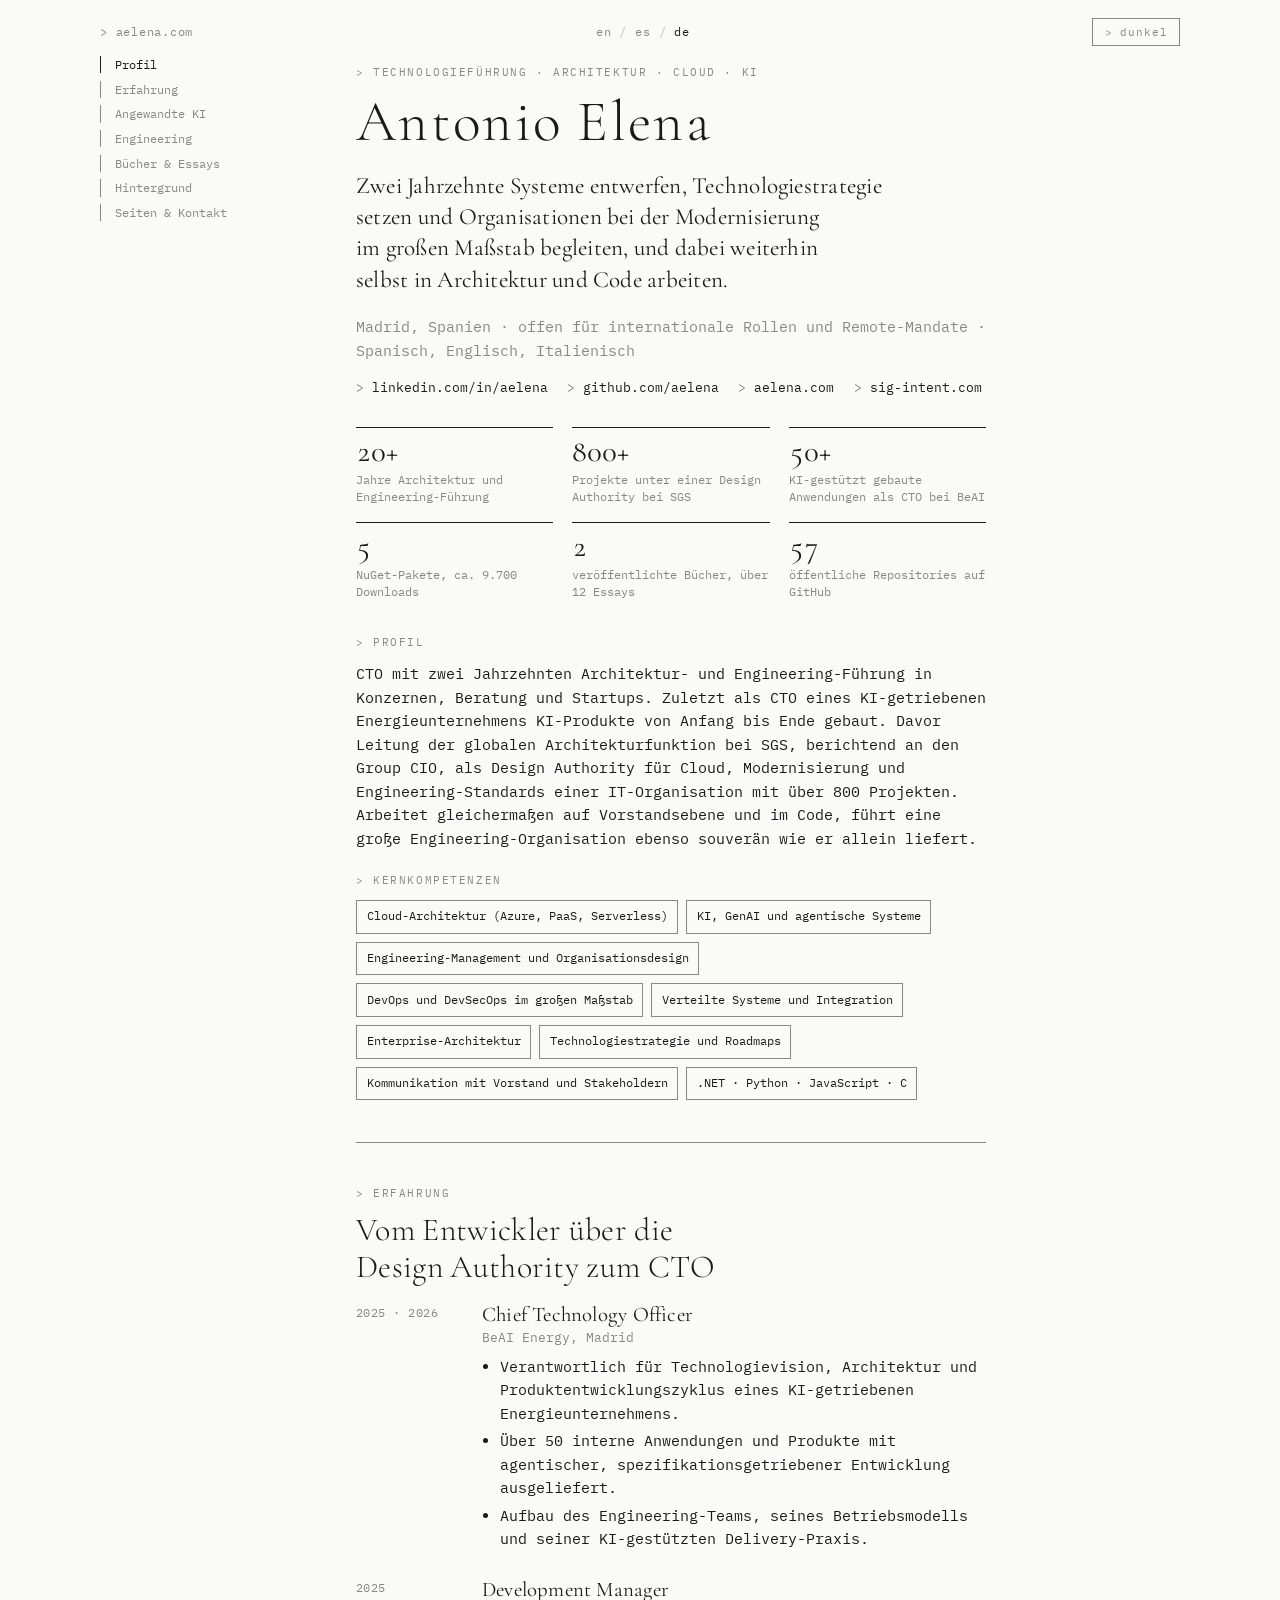
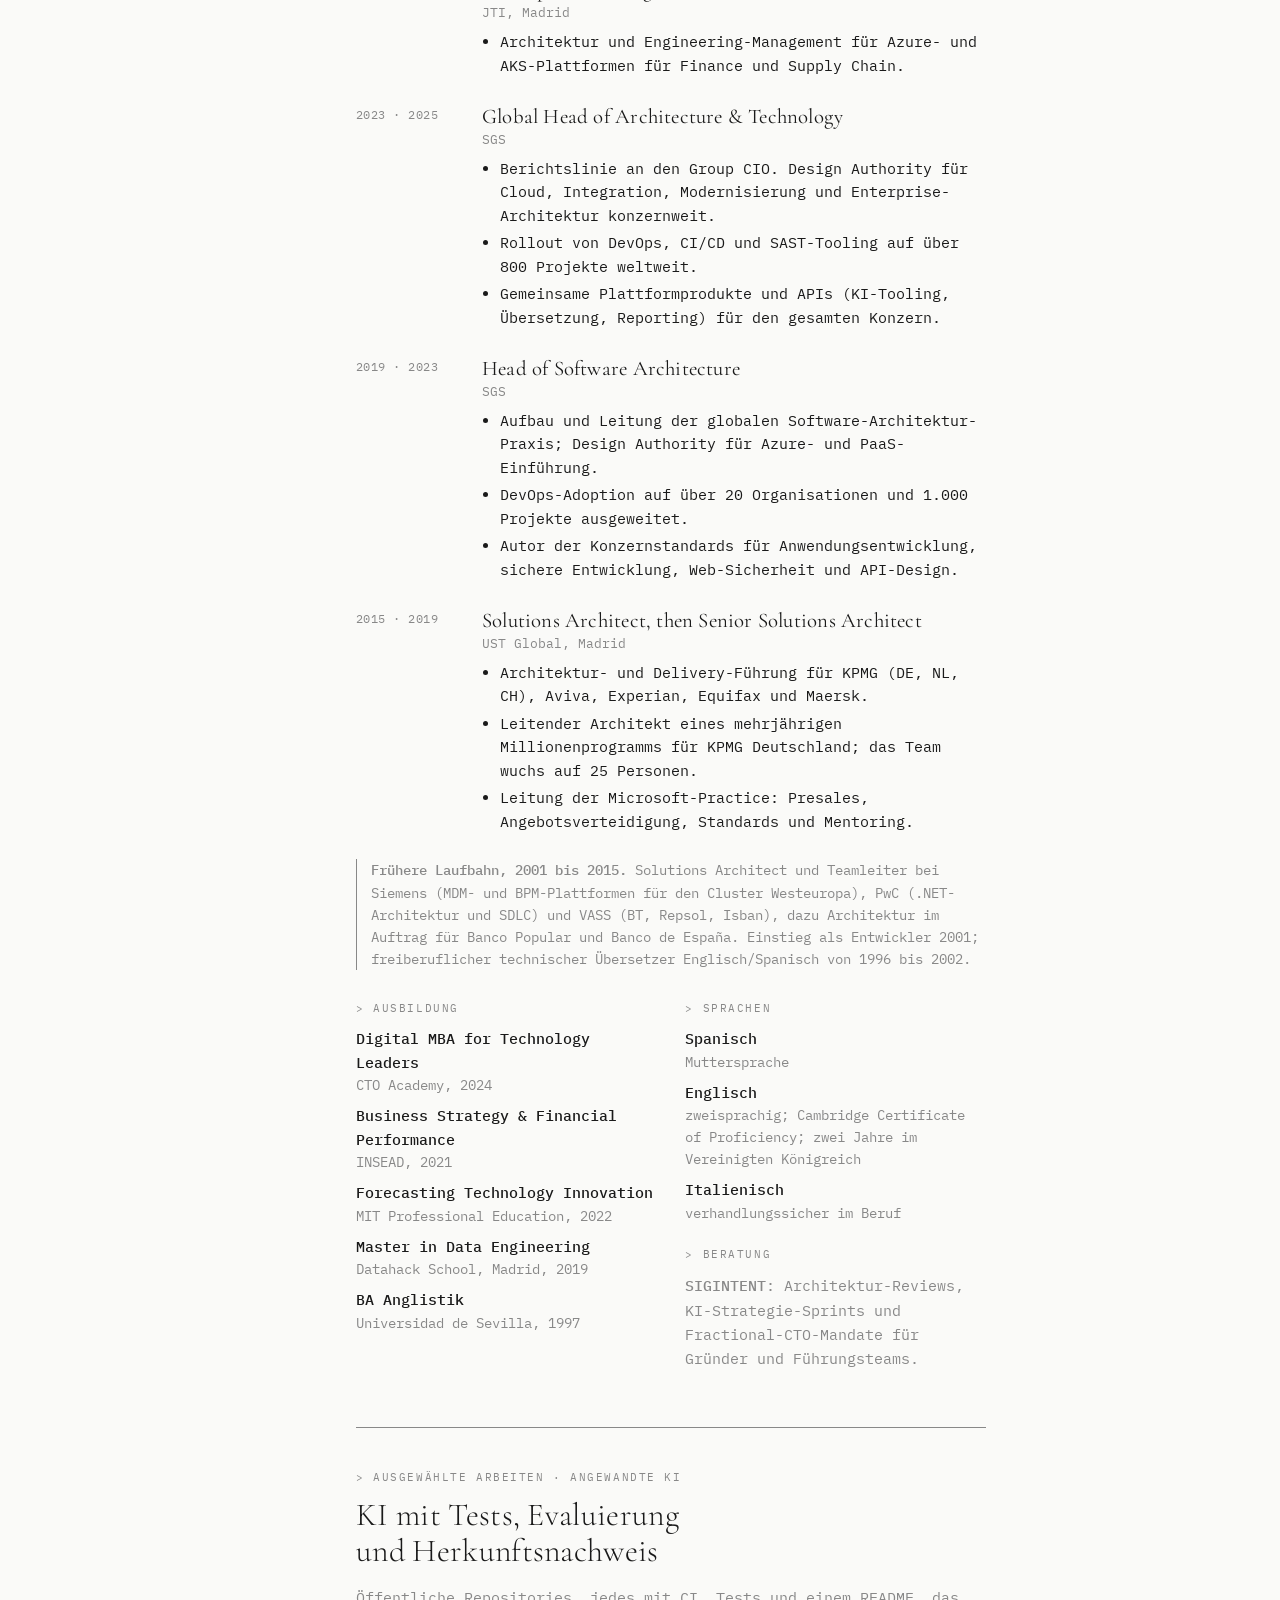
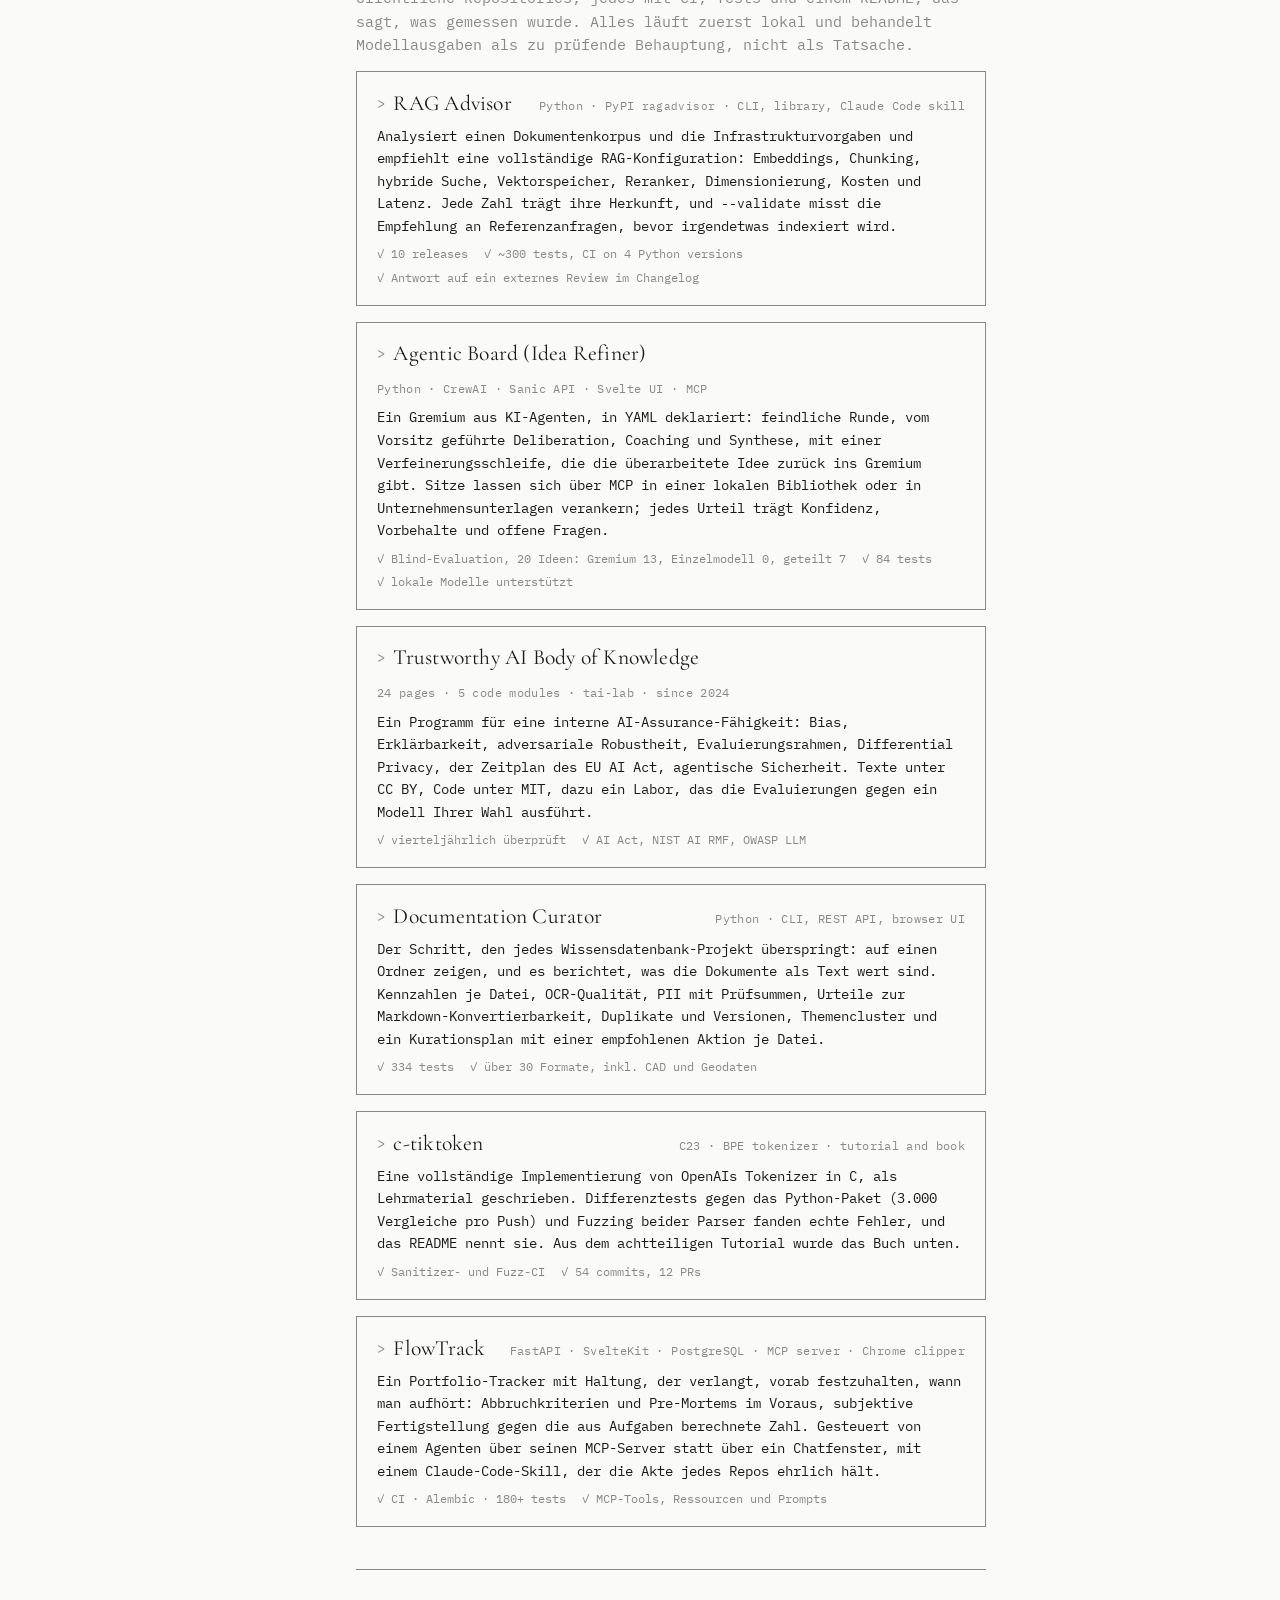
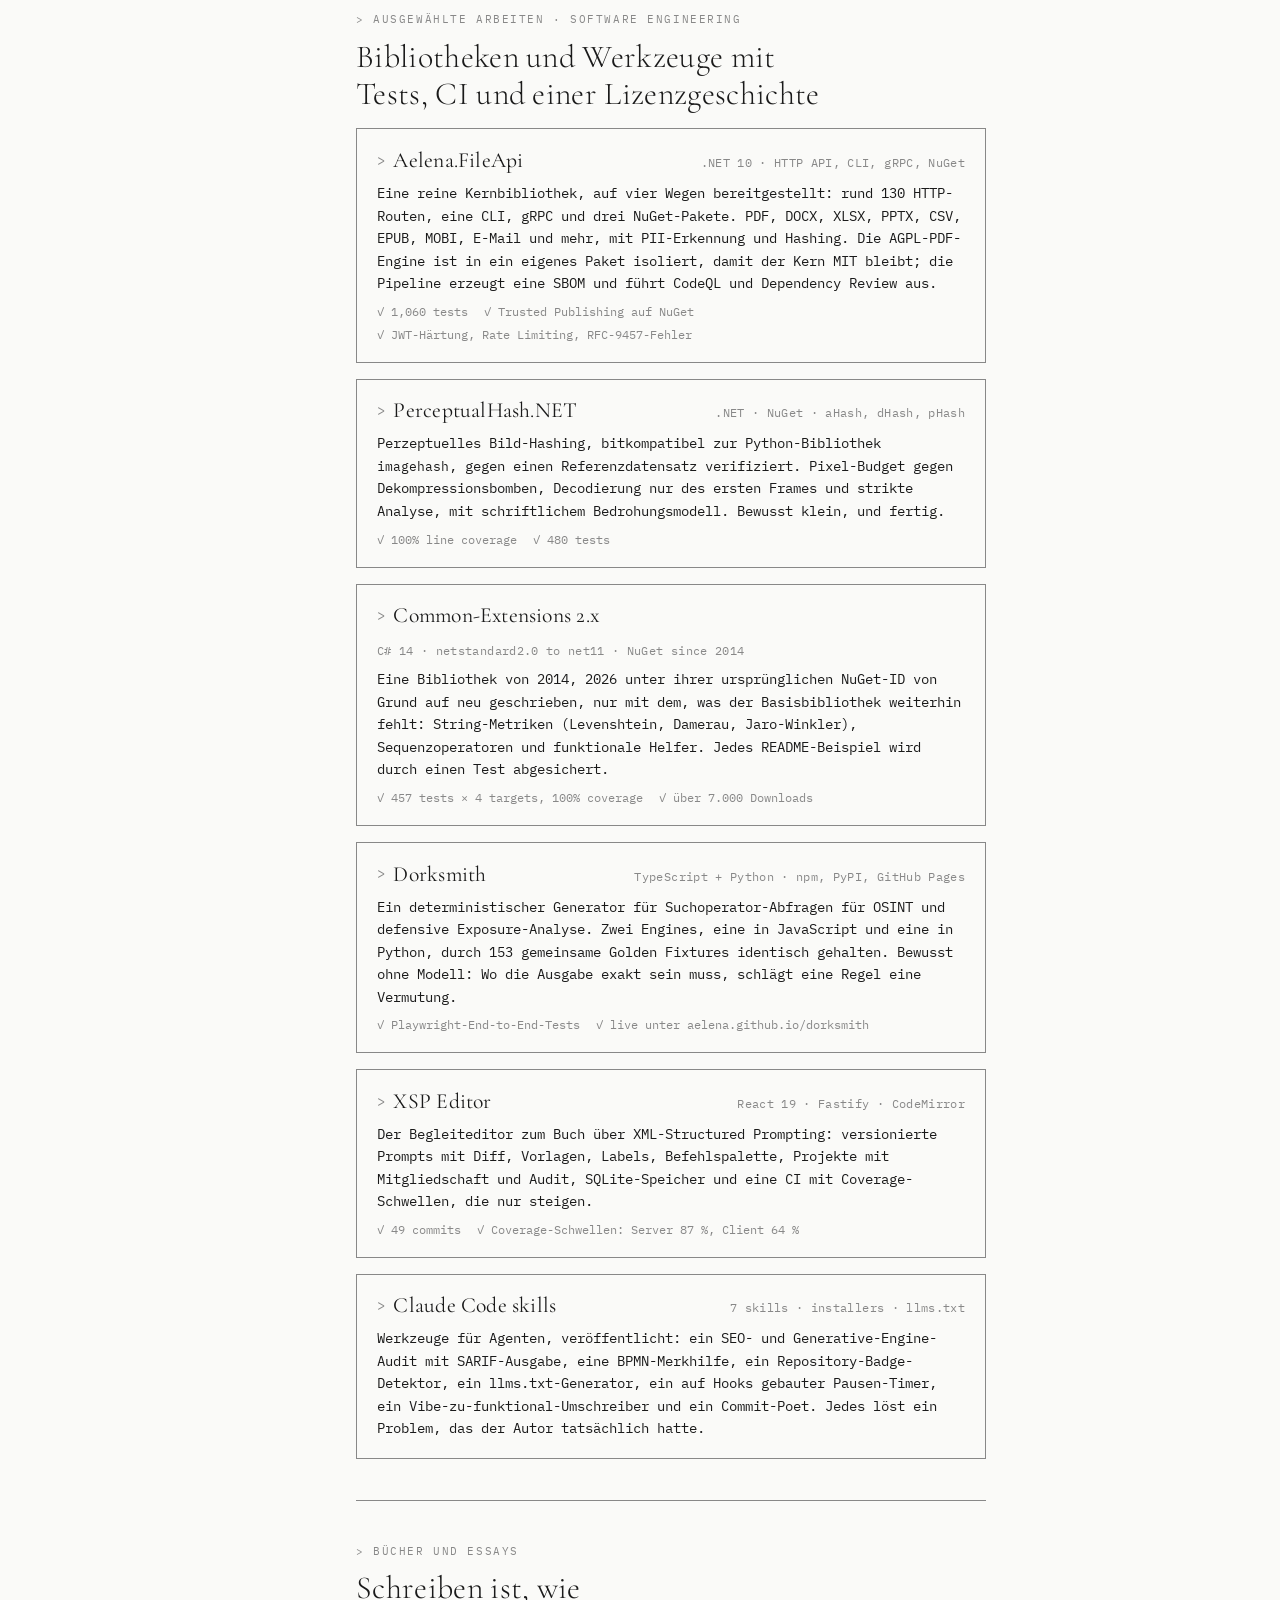
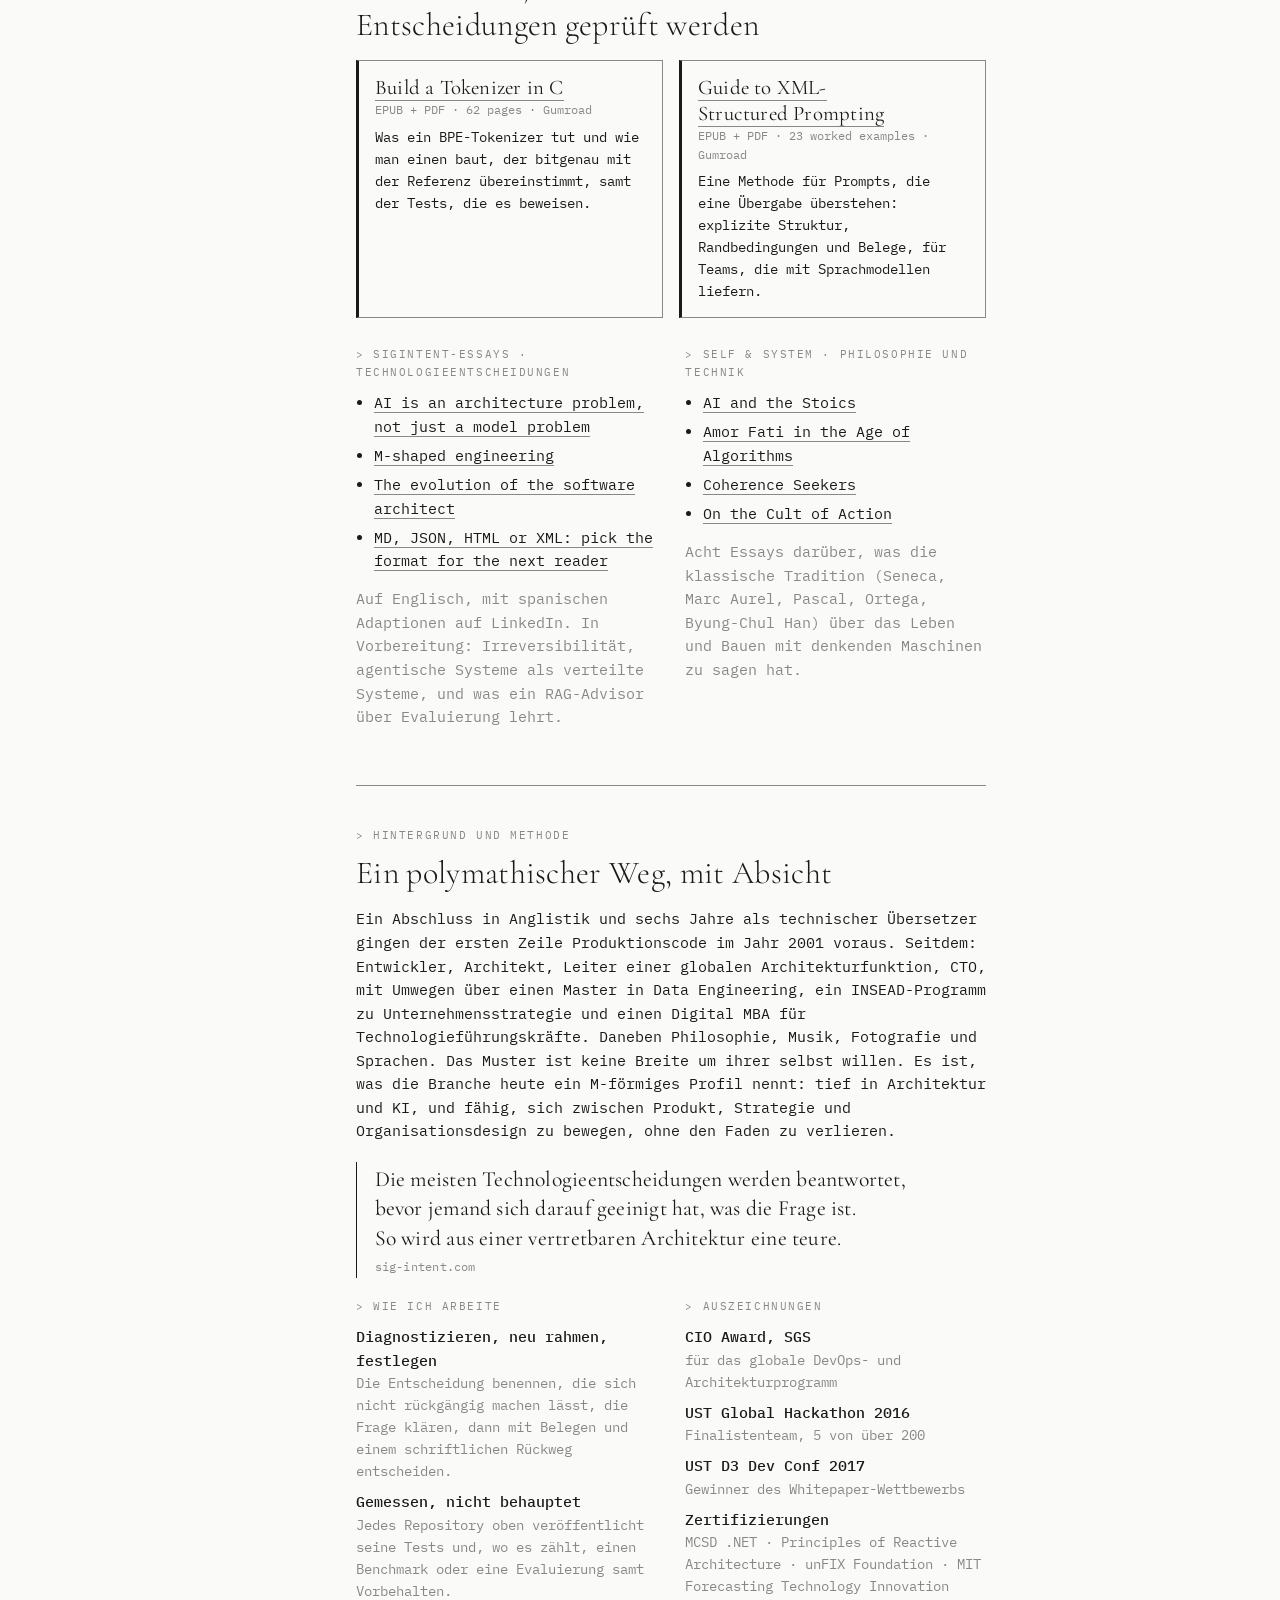
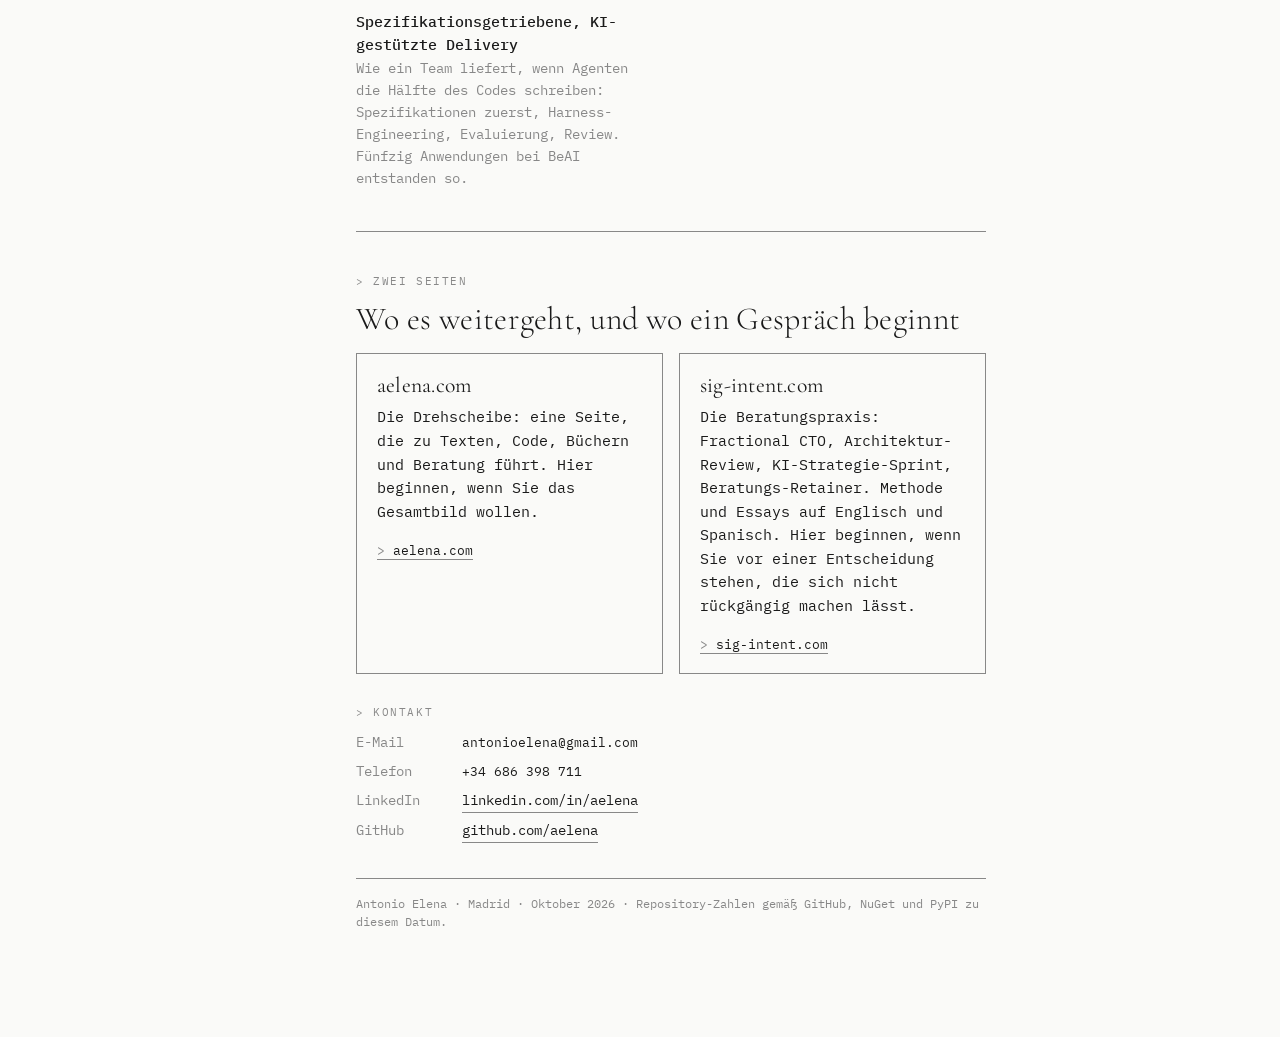
<file: portfolio/de/index.html>
<!DOCTYPE html>
<html lang="de">
<head>
  <meta charset="UTF-8">
  <meta name="viewport" content="width=device-width, initial-scale=1.0">
  <title>Antonio Elena · Portfolio</title>
  <meta name="description" content="Ausgewählte Arbeiten von Antonio Elena, CTO und Softwarearchitekt in Madrid: angewandte KI-Werkzeuge mit Tests und Evaluierungen, .NET- und Python-Bibliotheken auf NuGet und PyPI, zwei Bücher, Essays und die Beratungspraxis auf sig-intent.com.">
  <meta name="author" content="Antonio Elena">
  <link rel="canonical" href="https://aelena.com/portfolio/de/">
  <link rel="alternate" hreflang="en" href="https://aelena.com/portfolio/">
  <link rel="alternate" hreflang="es" href="https://aelena.com/portfolio/es/">
  <link rel="alternate" hreflang="de" href="https://aelena.com/portfolio/de/">
  <link rel="alternate" hreflang="x-default" href="https://aelena.com/portfolio/">
  <meta property="og:title" content="Antonio Elena · Portfolio">
  <meta property="og:description" content="Ausgewählte Arbeiten von Antonio Elena, CTO und Softwarearchitekt in Madrid: angewandte KI-Werkzeuge mit Tests und Evaluierungen, .NET- und Python-Bibliotheken auf NuGet und PyPI, zwei Bücher, Essays und die Beratungspraxis auf sig-intent.com.">
  <meta property="og:type" content="profile">
  <meta property="og:url" content="https://aelena.com/portfolio/de/">
  <meta property="og:site_name" content="Antonio Elena">
  <meta property="og:locale" content="de_DE">
  <meta property="og:locale:alternate" content="en_US">
  <meta property="og:locale:alternate" content="es_ES">
  <meta property="og:image" content="https://aelena.com/og.png">
  <meta property="og:image:width" content="1200">
  <meta property="og:image:height" content="630">
  <meta property="og:image:alt" content="Antonio Elena — ai · architecture · cloud · software · writing">
  <meta name="twitter:card" content="summary_large_image">
  <meta name="twitter:title" content="Antonio Elena · Portfolio">
  <meta name="twitter:description" content="Ausgewählte Arbeiten von Antonio Elena, CTO und Softwarearchitekt in Madrid: angewandte KI-Werkzeuge mit Tests und Evaluierungen, .NET- und Python-Bibliotheken auf NuGet und PyPI, zwei Bücher, Essays und die Beratungspraxis auf sig-intent.com.">
  <meta name="twitter:image" content="https://aelena.com/og.png">
  <link rel="alternate" type="text/plain" href="https://aelena.com/llms.txt" title="llms.txt">
  <script type="application/ld+json">
{
  "@context": "https://schema.org",
  "@graph": [
    {
      "@type": "WebPage",
      "@id": "https://aelena.com/portfolio/de/#page",
      "url": "https://aelena.com/portfolio/de/",
      "name": "Antonio Elena · Portfolio",
      "description": "Ausgewählte Arbeiten von Antonio Elena, CTO und Softwarearchitekt in Madrid: angewandte KI-Werkzeuge mit Tests und Evaluierungen, .NET- und Python-Bibliotheken auf NuGet und PyPI, zwei Bücher, Essays und die Beratungspraxis auf sig-intent.com.",
      "inLanguage": "de",
      "isPartOf": {
        "@id": "https://aelena.com/#website"
      },
      "about": {
        "@id": "https://aelena.com/#person"
      },
      "mainEntity": {
        "@id": "https://aelena.com/portfolio/de/#works"
      }
    },
    {
      "@type": "ItemList",
      "@id": "https://aelena.com/portfolio/de/#works",
      "name": "Selected work",
      "itemListElement": [
        {
          "@type": "ListItem",
          "position": 1,
          "item": {
            "@type": "SoftwareSourceCode",
            "name": "RAG Advisor",
            "url": "https://github.com/aelena/rag-advisor",
            "author": {
              "@id": "https://aelena.com/#person"
            },
            "description": "Rule-based CLI, library and Claude Code skill that analyses a document corpus and recommends a complete RAG configuration with provenance, and validates it against ground-truth queries.",
            "programmingLanguage": "Python",
            "codeRepository": "https://github.com/aelena/rag-advisor"
          }
        },
        {
          "@type": "ListItem",
          "position": 2,
          "item": {
            "@type": "SoftwareSourceCode",
            "name": "Agentic Board (Idea Refiner)",
            "url": "https://github.com/aelena/agentic-board",
            "author": {
              "@id": "https://aelena.com/#person"
            },
            "description": "A boardroom of AI agents declared in YAML: hostile round, chaired deliberation, coaching, synthesis and a refine loop, with grounding, an uncertainty policy and a blind evaluation against a single model.",
            "programmingLanguage": "Python",
            "codeRepository": "https://github.com/aelena/agentic-board"
          }
        },
        {
          "@type": "ListItem",
          "position": 3,
          "item": {
            "@type": "SoftwareSourceCode",
            "name": "Trustworthy AI Body of Knowledge",
            "url": "https://github.com/aelena/trustworthy-ai",
            "author": {
              "@id": "https://aelena.com/#person"
            },
            "description": "A programme for an in-house AI assurance capability: 24 pages, five code modules and a companion lab.",
            "programmingLanguage": "Python",
            "codeRepository": "https://github.com/aelena/trustworthy-ai"
          }
        },
        {
          "@type": "ListItem",
          "position": 4,
          "item": {
            "@type": "SoftwareSourceCode",
            "name": "Documentation Curator",
            "url": "https://github.com/aelena/doc-curator",
            "author": {
              "@id": "https://aelena.com/#person"
            },
            "description": "Reports what a folder of documents is worth as text before knowledge-base ingestion: metrics, PII, convertibility, duplicates, versions, and a curation plan.",
            "programmingLanguage": "Python",
            "codeRepository": "https://github.com/aelena/doc-curator"
          }
        },
        {
          "@type": "ListItem",
          "position": 5,
          "item": {
            "@type": "SoftwareSourceCode",
            "name": "c-tiktoken",
            "url": "https://github.com/aelena/c-tiktoken",
            "author": {
              "@id": "https://aelena.com/#person"
            },
            "description": "OpenAI's BPE tokenizer implemented in C23 as teaching material, with differential tests and fuzzing.",
            "programmingLanguage": "C",
            "codeRepository": "https://github.com/aelena/c-tiktoken"
          }
        },
        {
          "@type": "ListItem",
          "position": 6,
          "item": {
            "@type": "SoftwareSourceCode",
            "name": "FlowTrack",
            "url": "https://github.com/aelena/flowtrack",
            "author": {
              "@id": "https://aelena.com/#person"
            },
            "description": "An opinionated portfolio tracker with abandonment criteria and pre-mortems, driven by an agent through an MCP server.",
            "programmingLanguage": "Python",
            "codeRepository": "https://github.com/aelena/flowtrack"
          }
        },
        {
          "@type": "ListItem",
          "position": 7,
          "item": {
            "@type": "SoftwareSourceCode",
            "name": "Aelena.FileApi",
            "url": "https://github.com/aelena/file-api",
            "author": {
              "@id": "https://aelena.com/#person"
            },
            "description": ".NET document-processing platform exposed as HTTP API, CLI, gRPC and NuGet packages, with the AGPL PDF engine isolated so the core stays MIT.",
            "programmingLanguage": "C#",
            "codeRepository": "https://github.com/aelena/file-api"
          }
        },
        {
          "@type": "ListItem",
          "position": 8,
          "item": {
            "@type": "SoftwareSourceCode",
            "name": "PerceptualHash.NET",
            "url": "https://github.com/aelena/imagehash-net",
            "author": {
              "@id": "https://aelena.com/#person"
            },
            "description": "Perceptual image hashing for .NET, bit-compatible with the Python imagehash library.",
            "programmingLanguage": "C#",
            "codeRepository": "https://github.com/aelena/imagehash-net"
          }
        },
        {
          "@type": "ListItem",
          "position": 9,
          "item": {
            "@type": "SoftwareSourceCode",
            "name": "Common-Extensions",
            "url": "https://github.com/aelena/useful-extensions",
            "author": {
              "@id": "https://aelena.com/#person"
            },
            "description": "C# extension members for strings, sequences and string metrics; a 2014 library rewritten in 2026.",
            "programmingLanguage": "C#",
            "codeRepository": "https://github.com/aelena/useful-extensions"
          }
        },
        {
          "@type": "ListItem",
          "position": 10,
          "item": {
            "@type": "SoftwareSourceCode",
            "name": "Dorksmith",
            "url": "https://github.com/aelena/dorksmith",
            "author": {
              "@id": "https://aelena.com/#person"
            },
            "description": "Deterministic generator of search-operator queries for OSINT and exposure discovery, on npm, PyPI and GitHub Pages.",
            "programmingLanguage": "TypeScript",
            "codeRepository": "https://github.com/aelena/dorksmith"
          }
        },
        {
          "@type": "ListItem",
          "position": 11,
          "item": {
            "@type": "SoftwareSourceCode",
            "name": "XSP Editor",
            "url": "https://github.com/aelena/xsp-editor",
            "author": {
              "@id": "https://aelena.com/#person"
            },
            "description": "Editor for XML-Structured Prompts, companion to the book.",
            "programmingLanguage": "TypeScript",
            "codeRepository": "https://github.com/aelena/xsp-editor"
          }
        },
        {
          "@type": "ListItem",
          "position": 12,
          "item": {
            "@type": "Book",
            "name": "Build a Tokenizer in C",
            "url": "https://aelena74.gumroad.com/l/c-tokenizer",
            "author": {
              "@id": "https://aelena.com/#person"
            },
            "description": "Builds OpenAI's tiktoken tokenizer from scratch in C over eight chapters.",
            "bookFormat": "https://schema.org/EBook"
          }
        },
        {
          "@type": "ListItem",
          "position": 13,
          "item": {
            "@type": "Book",
            "name": "Guide to XML-Structured Prompting",
            "url": "https://aelena74.gumroad.com/l/xsp",
            "author": {
              "@id": "https://aelena.com/#person"
            },
            "description": "Prompting treated as a software engineering discipline.",
            "bookFormat": "https://schema.org/EBook"
          }
        }
      ]
    }
  ]
}
  </script>
  <link rel="icon" href="data:image/svg+xml,%3Csvg xmlns='http://www.w3.org/2000/svg' viewBox='0 0 16 16'%3E%3Crect x='3' y='3' width='10' height='10' fill='%231a1a1a'/%3E%3C/svg%3E">
  <link rel="preconnect" href="https://fonts.googleapis.com">
  <link rel="preconnect" href="https://fonts.gstatic.com" crossorigin>
  <link href="https://fonts.googleapis.com/css2?family=Cormorant+Garamond:wght@300;400;500&family=IBM+Plex+Mono:wght@300;400;500&display=swap" rel="stylesheet">
  <link rel="stylesheet" href="/style.css">
  <link rel="stylesheet" href="/portfolio.css">
  <script>
    (function () {
      try {
        var saved = localStorage.getItem('theme');
        if (saved === 'dark' || saved === 'light') { document.documentElement.setAttribute('data-theme', saved); }
      } catch (e) {}
    })();
  </script>
</head>
<body class="portfolio">
  <header class="pf-top">
    <a class="pf-back" href="/"><span class="prompt">&gt;</span> aelena.com</a>
    <nav class="pf-langs" aria-label="Sprache"><a href="/portfolio/" hreflang="en" lang="en">en</a> <span class="sep">/</span> <a href="/portfolio/es/" hreflang="es" lang="es">es</a> <span class="sep">/</span> <span class="on" aria-current="page">de</span></nav>
    <button class="theme-toggle pf-theme" type="button" aria-label="Toggle dark mode" aria-pressed="false" data-dark="> dunkel" data-light="> hell"><span data-theme-label>> dunkel</span></button>
  </header>
  <div class="pf-page">
    <nav class="rail" aria-label="Sections">
  <ol>
    <li><a href="#cv"><span lang="de">Profil</span></a></li>
    <li><a href="#experience"><span lang="de">Erfahrung</span></a></li>
    <li><a href="#ai"><span lang="de">Angewandte KI</span></a></li>
    <li><a href="#engineering"><span lang="de">Engineering</span></a></li>
    <li><a href="#writing"><span lang="de">Bücher &amp; Essays</span></a></li>
    <li><a href="#background"><span lang="de">Hintergrund</span></a></li>
    <li><a href="#sites"><span lang="de">Seiten &amp; Kontakt</span></a></li>
  </ol>
</nav>
    <main class="pf-main">


<section id="cv">
  <div class="eyebrow">
    
    
    <span lang="de">Technologieführung · Architektur · Cloud · KI</span>
  </div>
  <h1>Antonio Elena</h1>
  <p class="lede">
    
    
    <span lang="de">Zwei Jahrzehnte Systeme entwerfen, Technologiestrategie setzen und Organisationen bei der Modernisierung im großen Maßstab begleiten, und dabei weiterhin selbst in Architektur und Code arbeiten.</span>
  </p>
  <p class="muted">
    
    
    <span lang="de">Madrid, Spanien · offen für internationale Rollen und Remote-Mandate · Spanisch, Englisch, Italienisch</span>
  </p>
  <div class="links">
    <a href="https://www.linkedin.com/in/aelena/" target="_blank" rel="noopener">linkedin.com/in/aelena</a>
    <a href="https://github.com/aelena" target="_blank" rel="noopener">github.com/aelena</a>
    <a href="https://aelena.com" target="_blank" rel="noopener">aelena.com</a>
    <a href="https://sig-intent.com" target="_blank" rel="noopener">sig-intent.com</a>
  </div>

  <div class="stats" aria-label="At a glance">
    <div class="stat"><b>20+</b><span lang="de">Jahre Architektur und Engineering-Führung</span></div>
    <div class="stat"><b>800+</b><span lang="de">Projekte unter einer Design Authority bei SGS</span></div>
    <div class="stat"><b>50+</b><span lang="de">KI-gestützt gebaute Anwendungen als CTO bei BeAI</span></div>
    <div class="stat"><b>5</b><span lang="de">NuGet-Pakete, ca. 9.700 Downloads</span></div>
    <div class="stat"><b>2</b><span lang="de">veröffentlichte Bücher, über 12 Essays</span></div>
    <div class="stat"><b>57</b><span lang="de">öffentliche Repositories auf GitHub</span></div>
  </div>

  <div style="margin-top:34px">
    <div class="eyebrow"><span lang="de">Profil</span></div>
    
    
    <p lang="de">CTO mit zwei Jahrzehnten Architektur- und Engineering-Führung in Konzernen, Beratung und Startups. Zuletzt als CTO eines KI-getriebenen Energieunternehmens KI-Produkte von Anfang bis Ende gebaut. Davor Leitung der globalen Architekturfunktion bei SGS, berichtend an den Group CIO, als Design Authority für Cloud, Modernisierung und Engineering-Standards einer IT-Organisation mit über 800 Projekten. Arbeitet gleichermaßen auf Vorstandsebene und im Code, führt eine große Engineering-Organisation ebenso souverän wie er allein liefert.</p>

    <div class="eyebrow" style="margin-top:22px"><span lang="de">Kernkompetenzen</span></div>
    <div class="tags">
      <span lang="de">Cloud-Architektur (Azure, PaaS, Serverless)</span>
      <span lang="de">KI, GenAI und agentische Systeme</span>
      <span lang="de">Engineering-Management und Organisationsdesign</span>
      <span lang="de">DevOps und DevSecOps im großen Maßstab</span>
      <span lang="de">Verteilte Systeme und Integration</span>
      <span lang="de">Enterprise-Architektur</span>
      <span lang="de">Technologiestrategie und Roadmaps</span>
      <span lang="de">Kommunikation mit Vorstand und Stakeholdern</span>
      <span>.NET · Python · JavaScript · C</span>
    </div>
  </div>
</section>


<section id="experience">
  <div class="eyebrow"><span lang="de">Erfahrung</span></div>
  <h2><span lang="de">Vom Entwickler über die Design Authority zum CTO</span></h2>
  <div class="exp">
    <article class="job">
      <time>2025 · 2026</time>
      <div>
        <h3>Chief Technology Officer</h3>
        <div class="org">BeAI Energy, Madrid</div>
        
        
        <ul lang="de"><li>Verantwortlich für Technologievision, Architektur und Produktentwicklungszyklus eines KI-getriebenen Energieunternehmens.</li><li>Über 50 interne Anwendungen und Produkte mit agentischer, spezifikationsgetriebener Entwicklung ausgeliefert.</li><li>Aufbau des Engineering-Teams, seines Betriebsmodells und seiner KI-gestützten Delivery-Praxis.</li></ul>
      </div>
    </article>
    <article class="job">
      <time>2025</time>
      <div>
        <h3>Development Manager</h3>
        <div class="org">JTI, Madrid</div>
        
        
        <ul lang="de"><li>Architektur und Engineering-Management für Azure- und AKS-Plattformen für Finance und Supply Chain.</li></ul>
      </div>
    </article>
    <article class="job">
      <time>2023 · 2025</time>
      <div>
        <h3>Global Head of Architecture &amp; Technology</h3>
        <div class="org">SGS</div>
        
        
        <ul lang="de"><li>Berichtslinie an den Group CIO. Design Authority für Cloud, Integration, Modernisierung und Enterprise-Architektur konzernweit.</li><li>Rollout von DevOps, CI/CD und SAST-Tooling auf über 800 Projekte weltweit.</li><li>Gemeinsame Plattformprodukte und APIs (KI-Tooling, Übersetzung, Reporting) für den gesamten Konzern.</li></ul>
      </div>
    </article>
    <article class="job">
      <time>2019 · 2023</time>
      <div>
        <h3>Head of Software Architecture</h3>
        <div class="org">SGS</div>
        
        
        <ul lang="de"><li>Aufbau und Leitung der globalen Software-Architektur-Praxis; Design Authority für Azure- und PaaS-Einführung.</li><li>DevOps-Adoption auf über 20 Organisationen und 1.000 Projekte ausgeweitet.</li><li>Autor der Konzernstandards für Anwendungsentwicklung, sichere Entwicklung, Web-Sicherheit und API-Design.</li></ul>
      </div>
    </article>
    <article class="job">
      <time>2015 · 2019</time>
      <div>
        <h3>Solutions Architect, then Senior Solutions Architect</h3>
        <div class="org">UST Global, Madrid</div>
        
        
        <ul lang="de"><li>Architektur- und Delivery-Führung für KPMG (DE, NL, CH), Aviva, Experian, Equifax und Maersk.</li><li>Leitender Architekt eines mehrjährigen Millionenprogramms für KPMG Deutschland; das Team wuchs auf 25 Personen.</li><li>Leitung der Microsoft-Practice: Presales, Angebotsverteidigung, Standards und Mentoring.</li></ul>
      </div>
    </article>
  </div>
  <p class="earlier" style="margin-top:22px">
    
    
    <span lang="de"><b>Frühere Laufbahn, 2001 bis 2015.</b> Solutions Architect und Teamleiter bei Siemens (MDM- und BPM-Plattformen für den Cluster Westeuropa), PwC (.NET-Architektur und SDLC) und VASS (BT, Repsol, Isban), dazu Architektur im Auftrag für Banco Popular und Banco de España. Einstieg als Entwickler 2001; freiberuflicher technischer Übersetzer Englisch/Spanisch von 1996 bis 2002.</span>
  </p>

  <div class="grid2" style="margin-top:30px">
    <div>
      <div class="eyebrow"><span lang="de">Ausbildung</span></div>
      <dl>
        <div><dt>Digital MBA for Technology Leaders</dt><dd>CTO Academy, 2024</dd></div>
        <div><dt>Business Strategy &amp; Financial Performance</dt><dd>INSEAD, 2021</dd></div>
        <div><dt>Forecasting Technology Innovation</dt><dd>MIT Professional Education, 2022</dd></div>
        <div><dt>Master in Data Engineering</dt><dd>Datahack School, Madrid, 2019</dd></div>
        <div><dt><span lang="de">BA Anglistik</span></dt><dd>Universidad de Sevilla, 1997</dd></div>
      </dl>
    </div>
    <div>
      <div class="eyebrow"><span lang="de">Sprachen</span></div>
      <dl>
        <div><dt><span lang="de">Spanisch</span></dt><dd><span lang="de">Muttersprache</span></dd></div>
        <div><dt><span lang="de">Englisch</span></dt><dd><span lang="de">zweisprachig; Cambridge Certificate of Proficiency; zwei Jahre im Vereinigten Königreich</span></dd></div>
        <div><dt><span lang="de">Italienisch</span></dt><dd><span lang="de">verhandlungssicher im Beruf</span></dd></div>
      </dl>
      <div class="eyebrow" style="margin-top:22px"><span lang="de">Beratung</span></div>
      <p class="muted" style="font-size:.95rem">
        
        
        <span lang="de"><b>SIGINTENT</b>: Architektur-Reviews, KI-Strategie-Sprints und Fractional-CTO-Mandate für Gründer und Führungsteams.</span>
      </p>
    </div>
  </div>
</section>


<section id="ai">
  <div class="eyebrow"><span lang="de">Ausgewählte Arbeiten · Angewandte KI</span></div>
  <h2><span lang="de">KI mit Tests, Evaluierung und Herkunftsnachweis</span></h2>
  <p class="muted">
    
    
    <span lang="de">Öffentliche Repositories, jedes mit CI, Tests und einem README, das sagt, was gemessen wurde. Alles läuft zuerst lokal und behandelt Modellausgaben als zu prüfende Behauptung, nicht als Tatsache.</span>
  </p>
  <div class="work">
    <article class="card">
      <header><h3><a href="https://github.com/aelena/rag-advisor" target="_blank" rel="noopener">RAG Advisor</a></h3><span class="meta">Python · PyPI <code>ragadvisor</code> · CLI, library, Claude Code skill</span></header>
      
      
      <p lang="de">Analysiert einen Dokumentenkorpus und die Infrastrukturvorgaben und empfiehlt eine vollständige RAG-Konfiguration: Embeddings, Chunking, hybride Suche, Vektorspeicher, Reranker, Dimensionierung, Kosten und Latenz. Jede Zahl trägt ihre Herkunft, und <code>--validate</code> misst die Empfehlung an Referenzanfragen, bevor irgendetwas indexiert wird.</p>
      <div class="signals"><span>10 releases</span><span>~300 tests, CI on 4 Python versions</span><span lang="de">Antwort auf ein externes Review im Changelog</span></div>
    </article>
    <article class="card">
      <header><h3><a href="https://github.com/aelena/agentic-board" target="_blank" rel="noopener">Agentic Board (Idea Refiner)</a></h3><span class="meta">Python · CrewAI · Sanic API · Svelte UI · MCP</span></header>
      
      
      <p lang="de">Ein Gremium aus KI-Agenten, in YAML deklariert: feindliche Runde, vom Vorsitz geführte Deliberation, Coaching und Synthese, mit einer Verfeinerungsschleife, die die überarbeitete Idee zurück ins Gremium gibt. Sitze lassen sich über MCP in einer lokalen Bibliothek oder in Unternehmensunterlagen verankern; jedes Urteil trägt Konfidenz, Vorbehalte und offene Fragen.</p>
      <div class="signals"><span lang="de">Blind-Evaluation, 20 Ideen: Gremium 13, Einzelmodell 0, geteilt 7</span><span>84 tests</span><span lang="de">lokale Modelle unterstützt</span></div>
    </article>
    <article class="card">
      <header><h3><a href="https://github.com/aelena/trustworthy-ai" target="_blank" rel="noopener">Trustworthy AI Body of Knowledge</a></h3><span class="meta">24 pages · 5 code modules · tai-lab · since 2024</span></header>
      
      
      <p lang="de">Ein Programm für eine interne AI-Assurance-Fähigkeit: Bias, Erklärbarkeit, adversariale Robustheit, Evaluierungsrahmen, Differential Privacy, der Zeitplan des EU AI Act, agentische Sicherheit. Texte unter CC BY, Code unter MIT, dazu ein Labor, das die Evaluierungen gegen ein Modell Ihrer Wahl ausführt.</p>
      <div class="signals"><span lang="de">vierteljährlich überprüft</span><span lang="de">AI Act, NIST AI RMF, OWASP LLM</span></div>
    </article>
    <article class="card">
      <header><h3><a href="https://github.com/aelena/doc-curator" target="_blank" rel="noopener">Documentation Curator</a></h3><span class="meta">Python · CLI, REST API, browser UI</span></header>
      
      
      <p lang="de">Der Schritt, den jedes Wissensdatenbank-Projekt überspringt: auf einen Ordner zeigen, und es berichtet, was die Dokumente als Text wert sind. Kennzahlen je Datei, OCR-Qualität, PII mit Prüfsummen, Urteile zur Markdown-Konvertierbarkeit, Duplikate und Versionen, Themencluster und ein Kurationsplan mit einer empfohlenen Aktion je Datei.</p>
      <div class="signals"><span>334 tests</span><span lang="de">über 30 Formate, inkl. CAD und Geodaten</span></div>
    </article>
    <article class="card">
      <header><h3><a href="https://github.com/aelena/c-tiktoken" target="_blank" rel="noopener">c-tiktoken</a></h3><span class="meta">C23 · BPE tokenizer · tutorial and book</span></header>
      
      
      <p lang="de">Eine vollständige Implementierung von OpenAIs Tokenizer in C, als Lehrmaterial geschrieben. Differenztests gegen das Python-Paket (3.000 Vergleiche pro Push) und Fuzzing beider Parser fanden echte Fehler, und das README nennt sie. Aus dem achtteiligen Tutorial wurde das Buch unten.</p>
      <div class="signals"><span lang="de">Sanitizer- und Fuzz-CI</span><span>54 commits, 12 PRs</span></div>
    </article>
    <article class="card">
      <header><h3><a href="https://github.com/aelena/flowtrack" target="_blank" rel="noopener">FlowTrack</a></h3><span class="meta">FastAPI · SvelteKit · PostgreSQL · MCP server · Chrome clipper</span></header>
      
      
      <p lang="de">Ein Portfolio-Tracker mit Haltung, der verlangt, vorab festzuhalten, wann man aufhört: Abbruchkriterien und Pre-Mortems im Voraus, subjektive Fertigstellung gegen die aus Aufgaben berechnete Zahl. Gesteuert von einem Agenten über seinen MCP-Server statt über ein Chatfenster, mit einem Claude-Code-Skill, der die Akte jedes Repos ehrlich hält.</p>
      <div class="signals"><span>CI · Alembic · 180+ tests</span><span lang="de">MCP-Tools, Ressourcen und Prompts</span></div>
    </article>
  </div>
</section>


<section id="engineering">
  <div class="eyebrow"><span lang="de">Ausgewählte Arbeiten · Software Engineering</span></div>
  <h2><span lang="de">Bibliotheken und Werkzeuge mit Tests, CI und einer Lizenzgeschichte</span></h2>
  <div class="work">
    <article class="card">
      <header><h3><a href="https://github.com/aelena/file-api" target="_blank" rel="noopener">Aelena.FileApi</a></h3><span class="meta">.NET 10 · HTTP API, CLI, gRPC, NuGet</span></header>
      
      
      <p lang="de">Eine reine Kernbibliothek, auf vier Wegen bereitgestellt: rund 130 HTTP-Routen, eine CLI, gRPC und drei NuGet-Pakete. PDF, DOCX, XLSX, PPTX, CSV, EPUB, MOBI, E-Mail und mehr, mit PII-Erkennung und Hashing. Die AGPL-PDF-Engine ist in ein eigenes Paket isoliert, damit der Kern MIT bleibt; die Pipeline erzeugt eine SBOM und führt CodeQL und Dependency Review aus.</p>
      <div class="signals"><span>1,060 tests</span><span lang="de">Trusted Publishing auf NuGet</span><span lang="de">JWT-Härtung, Rate Limiting, RFC-9457-Fehler</span></div>
    </article>
    <article class="card">
      <header><h3><a href="https://github.com/aelena/imagehash-net" target="_blank" rel="noopener">PerceptualHash.NET</a></h3><span class="meta">.NET · NuGet · aHash, dHash, pHash</span></header>
      
      
      <p lang="de">Perzeptuelles Bild-Hashing, bitkompatibel zur Python-Bibliothek <code>imagehash</code>, gegen einen Referenzdatensatz verifiziert. Pixel-Budget gegen Dekompressionsbomben, Decodierung nur des ersten Frames und strikte Analyse, mit schriftlichem Bedrohungsmodell. Bewusst klein, und fertig.</p>
      <div class="signals"><span>100% line coverage</span><span>480 tests</span></div>
    </article>
    <article class="card">
      <header><h3><a href="https://github.com/aelena/useful-extensions" target="_blank" rel="noopener">Common-Extensions 2.x</a></h3><span class="meta">C# 14 · netstandard2.0 to net11 · NuGet since 2014</span></header>
      
      
      <p lang="de">Eine Bibliothek von 2014, 2026 unter ihrer ursprünglichen NuGet-ID von Grund auf neu geschrieben, nur mit dem, was der Basisbibliothek weiterhin fehlt: String-Metriken (Levenshtein, Damerau, Jaro-Winkler), Sequenzoperatoren und funktionale Helfer. Jedes README-Beispiel wird durch einen Test abgesichert.</p>
      <div class="signals"><span>457 tests × 4 targets, 100% coverage</span><span lang="de">über 7.000 Downloads</span></div>
    </article>
    <article class="card">
      <header><h3><a href="https://github.com/aelena/dorksmith" target="_blank" rel="noopener">Dorksmith</a></h3><span class="meta">TypeScript + Python · npm, PyPI, GitHub Pages</span></header>
      
      
      <p lang="de">Ein deterministischer Generator für Suchoperator-Abfragen für OSINT und defensive Exposure-Analyse. Zwei Engines, eine in JavaScript und eine in Python, durch 153 gemeinsame Golden Fixtures identisch gehalten. Bewusst ohne Modell: Wo die Ausgabe exakt sein muss, schlägt eine Regel eine Vermutung.</p>
      <div class="signals"><span lang="de">Playwright-End-to-End-Tests</span><span lang="de">live unter aelena.github.io/dorksmith</span></div>
    </article>
    <article class="card">
      <header><h3><a href="https://github.com/aelena/xsp-editor" target="_blank" rel="noopener">XSP Editor</a></h3><span class="meta">React 19 · Fastify · CodeMirror</span></header>
      
      
      <p lang="de">Der Begleiteditor zum Buch über XML-Structured Prompting: versionierte Prompts mit Diff, Vorlagen, Labels, Befehlspalette, Projekte mit Mitgliedschaft und Audit, SQLite-Speicher und eine CI mit Coverage-Schwellen, die nur steigen.</p>
      <div class="signals"><span>49 commits</span><span lang="de">Coverage-Schwellen: Server 87 %, Client 64 %</span></div>
    </article>
    <article class="card">
      <header><h3><a href="https://github.com/aelena/claude-skills" target="_blank" rel="noopener">Claude Code skills</a></h3><span class="meta">7 skills · installers · llms.txt</span></header>
      
      
      <p lang="de">Werkzeuge für Agenten, veröffentlicht: ein SEO- und Generative-Engine-Audit mit SARIF-Ausgabe, eine BPMN-Merkhilfe, ein Repository-Badge-Detektor, ein llms.txt-Generator, ein auf Hooks gebauter Pausen-Timer, ein Vibe-zu-funktional-Umschreiber und ein Commit-Poet. Jedes löst ein Problem, das der Autor tatsächlich hatte.</p>
    </article>
  </div>
</section>


<section id="writing">
  <div class="eyebrow"><span lang="de">Bücher und Essays</span></div>
  <h2><span lang="de">Schreiben ist, wie Entscheidungen geprüft werden</span></h2>
  <div class="books">
    <article class="book">
      <h3><a href="https://aelena74.gumroad.com/l/c-tokenizer" target="_blank" rel="noopener">Build a Tokenizer in C</a></h3>
      <div class="meta">EPUB + PDF · 62 pages · Gumroad</div>
      
      
      <p lang="de">Was ein BPE-Tokenizer tut und wie man einen baut, der bitgenau mit der Referenz übereinstimmt, samt der Tests, die es beweisen.</p>
    </article>
    <article class="book">
      <h3><a href="https://aelena74.gumroad.com/l/xsp" target="_blank" rel="noopener">Guide to XML-Structured Prompting</a></h3>
      <div class="meta">EPUB + PDF · 23 worked examples · Gumroad</div>
      
      
      <p lang="de">Eine Methode für Prompts, die eine Übergabe überstehen: explizite Struktur, Randbedingungen und Belege, für Teams, die mit Sprachmodellen liefern.</p>
    </article>
  </div>

  <div class="grid2" style="margin-top:28px">
    <div>
      <div class="eyebrow"><span lang="de">SIGINTENT-Essays · Technologieentscheidungen</span></div>
      <ul class="essays">
        <li><a href="https://sig-intent.com/writing/" target="_blank" rel="noopener">AI is an architecture problem, not just a model problem</a></li>
        <li><a href="https://sig-intent.com/writing/" target="_blank" rel="noopener">M-shaped engineering</a></li>
        <li><a href="https://sig-intent.com/writing/" target="_blank" rel="noopener">The evolution of the software architect</a></li>
        <li><a href="https://sig-intent.com/writing/" target="_blank" rel="noopener">MD, JSON, HTML or XML: pick the format for the next reader</a></li>
      </ul>
      <p class="muted" style="font-size:.92rem">
        
        
        <span lang="de">Auf Englisch, mit spanischen Adaptionen auf LinkedIn. In Vorbereitung: Irreversibilität, agentische Systeme als verteilte Systeme, und was ein RAG-Advisor über Evaluierung lehrt.</span>
      </p>
    </div>
    <div>
      <div class="eyebrow"><span lang="de">Self &amp; System · Philosophie und Technik</span></div>
      <ul class="essays">
        <li><a href="https://selfandsystem.substack.com" target="_blank" rel="noopener">AI and the Stoics</a></li>
        <li><a href="https://selfandsystem.substack.com" target="_blank" rel="noopener">Amor Fati in the Age of Algorithms</a></li>
        <li><a href="https://selfandsystem.substack.com" target="_blank" rel="noopener">Coherence Seekers</a></li>
        <li><a href="https://selfandsystem.substack.com" target="_blank" rel="noopener">On the Cult of Action</a></li>
      </ul>
      <p class="muted" style="font-size:.92rem">
        
        
        <span lang="de">Acht Essays darüber, was die klassische Tradition (Seneca, Marc Aurel, Pascal, Ortega, Byung-Chul Han) über das Leben und Bauen mit denkenden Maschinen zu sagen hat.</span>
      </p>
    </div>
  </div>
</section>


<section id="background">
  <div class="eyebrow"><span lang="de">Hintergrund und Methode</span></div>
  <h2><span lang="de">Ein polymathischer Weg, mit Absicht</span></h2>
  
  
  <p lang="de">Ein Abschluss in Anglistik und sechs Jahre als technischer Übersetzer gingen der ersten Zeile Produktionscode im Jahr 2001 voraus. Seitdem: Entwickler, Architekt, Leiter einer globalen Architekturfunktion, CTO, mit Umwegen über einen Master in Data Engineering, ein INSEAD-Programm zu Unternehmensstrategie und einen Digital MBA für Technologieführungskräfte. Daneben Philosophie, Musik, Fotografie und Sprachen. Das Muster ist keine Breite um ihrer selbst willen. Es ist, was die Branche heute ein M-förmiges Profil nennt: tief in Architektur und KI, und fähig, sich zwischen Produkt, Strategie und Organisationsdesign zu bewegen, ohne den Faden zu verlieren.</p>

  <blockquote>
    
    
    <span lang="de">Die meisten Technologieentscheidungen werden beantwortet, bevor jemand sich darauf geeinigt hat, was die Frage ist. So wird aus einer vertretbaren Architektur eine teure.</span>
    <footer>sig-intent.com</footer>
  </blockquote>

  <div class="grid2">
    <div>
      <div class="eyebrow"><span lang="de">Wie ich arbeite</span></div>
      <dl>
        <div><dt><span lang="de">Diagnostizieren, neu rahmen, festlegen</span></dt><dd><span lang="de">Die Entscheidung benennen, die sich nicht rückgängig machen lässt, die Frage klären, dann mit Belegen und einem schriftlichen Rückweg entscheiden.</span></dd></div>
        <div><dt><span lang="de">Gemessen, nicht behauptet</span></dt><dd><span lang="de">Jedes Repository oben veröffentlicht seine Tests und, wo es zählt, einen Benchmark oder eine Evaluierung samt Vorbehalten.</span></dd></div>
        <div><dt><span lang="de">Spezifikationsgetriebene, KI-gestützte Delivery</span></dt><dd><span lang="de">Wie ein Team liefert, wenn Agenten die Hälfte des Codes schreiben: Spezifikationen zuerst, Harness-Engineering, Evaluierung, Review. Fünfzig Anwendungen bei BeAI entstanden so.</span></dd></div>
      </dl>
    </div>
    <div>
      <div class="eyebrow"><span lang="de">Auszeichnungen</span></div>
      <dl>
        <div><dt>CIO Award, SGS</dt><dd><span lang="de">für das globale DevOps- und Architekturprogramm</span></dd></div>
        <div><dt><span lang="de">UST Global Hackathon 2016</span></dt><dd><span lang="de">Finalistenteam, 5 von über 200</span></dd></div>
        <div><dt><span lang="de">UST D3 Dev Conf 2017</span></dt><dd><span lang="de">Gewinner des Whitepaper-Wettbewerbs</span></dd></div>
        <div><dt><span lang="de">Zertifizierungen</span></dt><dd>MCSD .NET · Principles of Reactive Architecture · unFIX Foundation · MIT Forecasting Technology Innovation</dd></div>
      </dl>
    </div>
  </div>
</section>


<section id="sites">
  <div class="eyebrow"><span lang="de">Zwei Seiten</span></div>
  <h2><span lang="de">Wo es weitergeht, und wo ein Gespräch beginnt</span></h2>
  <div class="sites">
    <div class="site">
      <h3>aelena.com</h3>
      
      
      <p lang="de">Die Drehscheibe: eine Seite, die zu Texten, Code, Büchern und Beratung führt. Hier beginnen, wenn Sie das Gesamtbild wollen.</p>
      <a class="url" href="https://aelena.com" target="_blank" rel="noopener">aelena.com</a>
    </div>
    <div class="site">
      <h3>sig-intent.com</h3>
      
      
      <p lang="de">Die Beratungspraxis: Fractional CTO, Architektur-Review, KI-Strategie-Sprint, Beratungs-Retainer. Methode und Essays auf Englisch und Spanisch. Hier beginnen, wenn Sie vor einer Entscheidung stehen, die sich nicht rückgängig machen lässt.</p>
      <a class="url" href="https://sig-intent.com" target="_blank" rel="noopener">sig-intent.com</a>
    </div>
  </div>

  <div class="eyebrow" style="margin-top:30px"><span lang="de">Kontakt</span></div>
  <div class="contact">
    <div class="row"><span lang="de">E-Mail</span> <code id="mail">antonioelena@gmail.com</code></div>
    <div class="row"><span lang="de">Telefon</span> <code id="phone">+34 686 398 711</code></div>
    <div class="row"><span>LinkedIn</span> <a href="https://www.linkedin.com/in/aelena/" target="_blank" rel="noopener">linkedin.com/in/aelena</a></div>
    <div class="row"><span>GitHub</span> <a href="https://github.com/aelena" target="_blank" rel="noopener">github.com/aelena</a></div>
  </div>

  <footer class="end">
    
    
    <span lang="de">Antonio Elena · Madrid · Oktober 2026 · Repository-Zahlen gemäß GitHub, NuGet und PyPI zu diesem Datum.</span>
  </footer>
</section>

</main>
  </div>
  <script>
    (function () {
      var btn = document.querySelector('.theme-toggle'); var label = btn.querySelector('[data-theme-label]'); var root = document.documentElement;
      function current() { var a = root.getAttribute('data-theme'); if (a) return a; return window.matchMedia('(prefers-color-scheme: dark)').matches ? 'dark' : 'light'; }
      function render() { var d = current() === 'dark'; label.textContent = d ? btn.getAttribute('data-light') : btn.getAttribute('data-dark'); btn.setAttribute('aria-pressed', d ? 'true' : 'false'); }
      btn.addEventListener('click', function () { var next = current() === 'dark' ? 'light' : 'dark'; root.setAttribute('data-theme', next); try { localStorage.setItem('theme', next); } catch (e) {} render(); });
      render();
      var links = [].slice.call(document.querySelectorAll('nav.rail a')); var byId = {}; links.forEach(function (a) { byId[a.getAttribute('href').slice(1)] = a; });
      if ('IntersectionObserver' in window) {
        var io = new IntersectionObserver(function (es) { es.forEach(function (e) { if (e.isIntersecting && byId[e.target.id]) { links.forEach(function (a) { a.classList.remove('active'); }); byId[e.target.id].classList.add('active'); } }); }, { rootMargin: '-30% 0px -60% 0px' });
        document.querySelectorAll('main section[id]').forEach(function (s) { io.observe(s); });
      }
    })();
  </script>
</body>
</html>
</file>
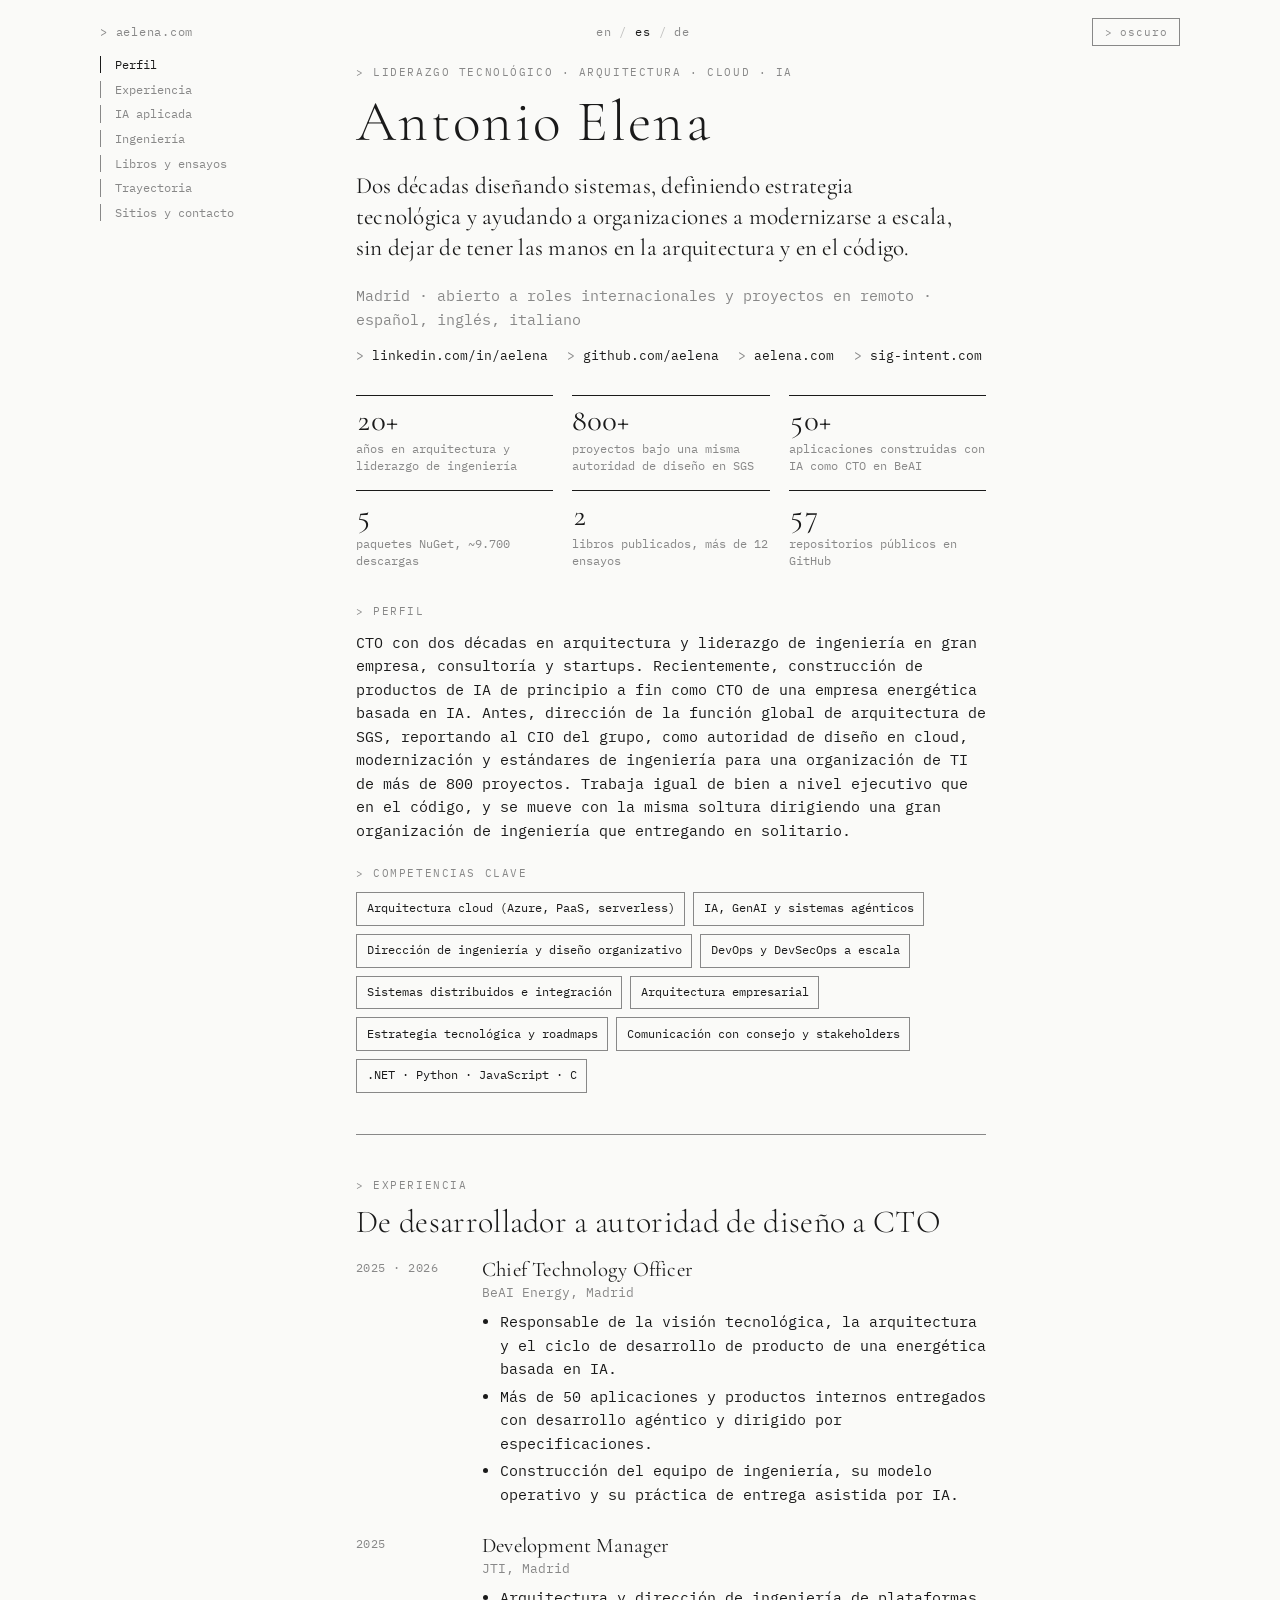
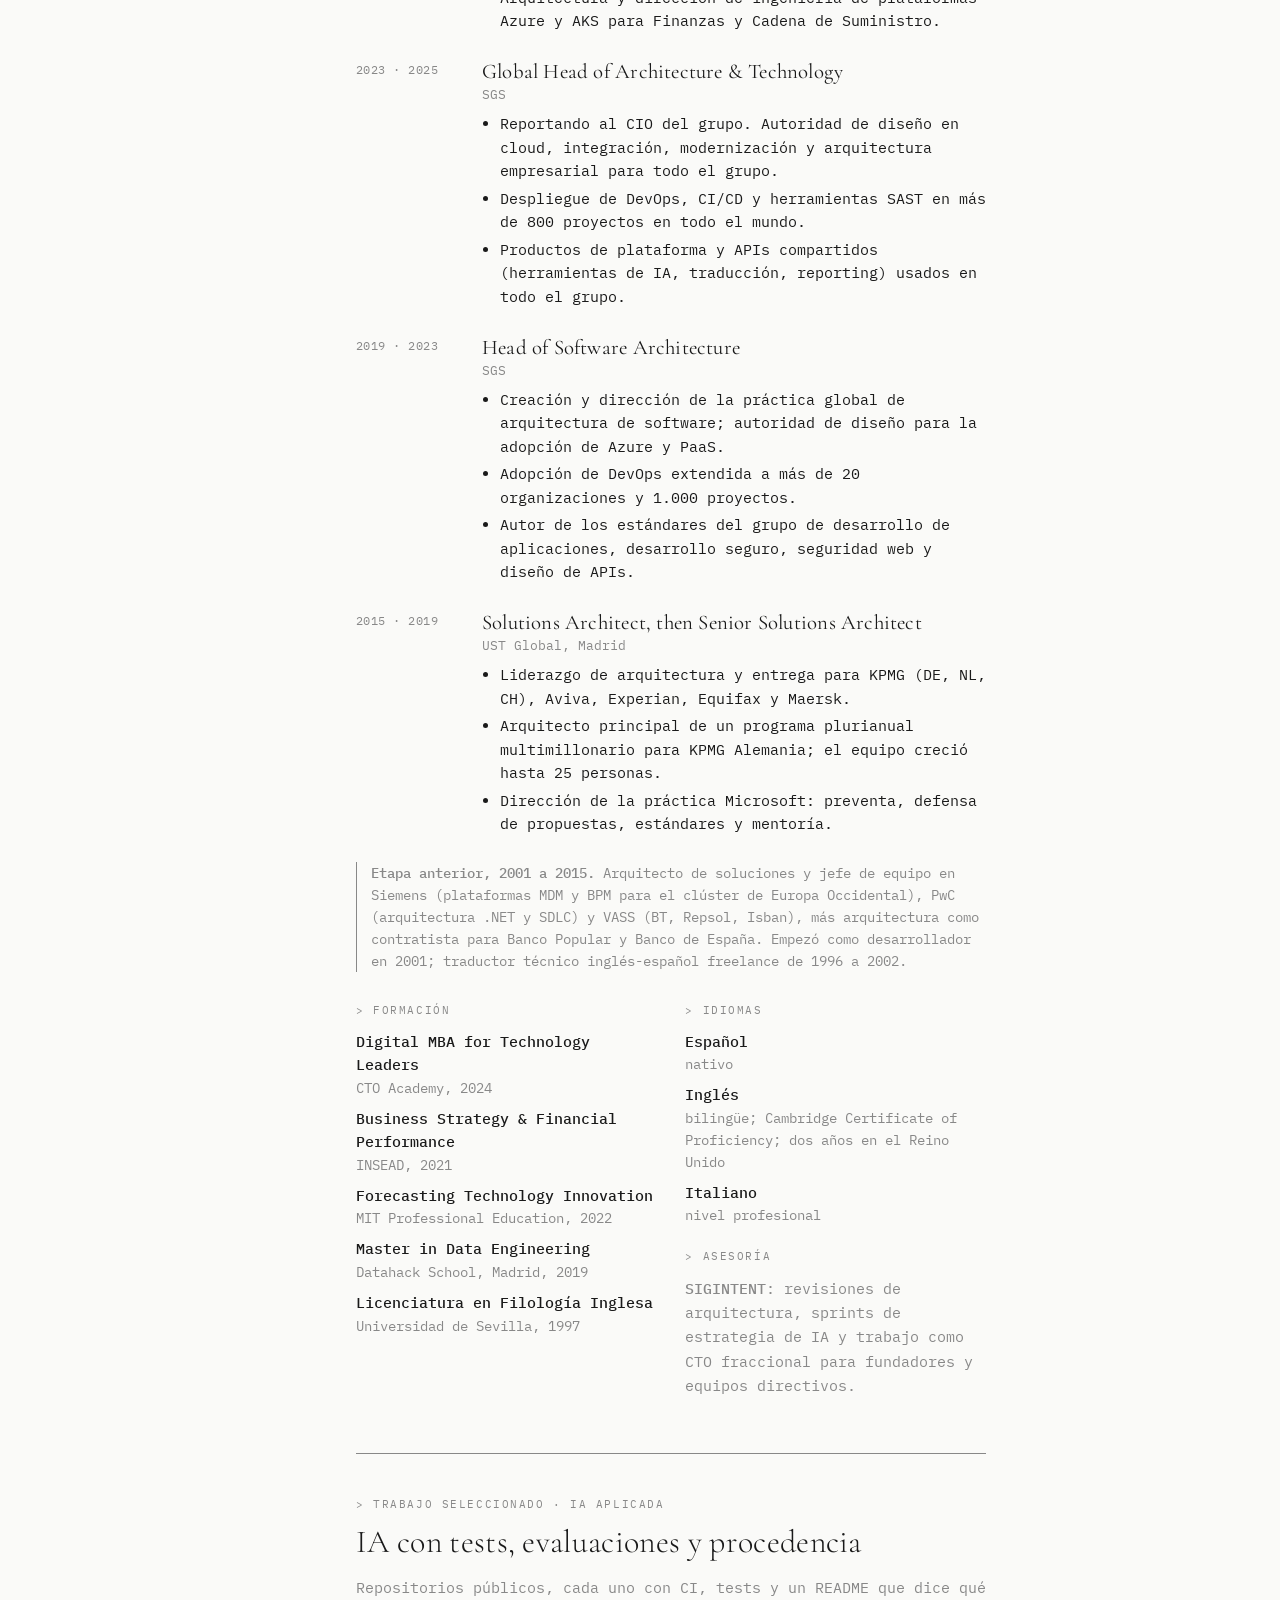
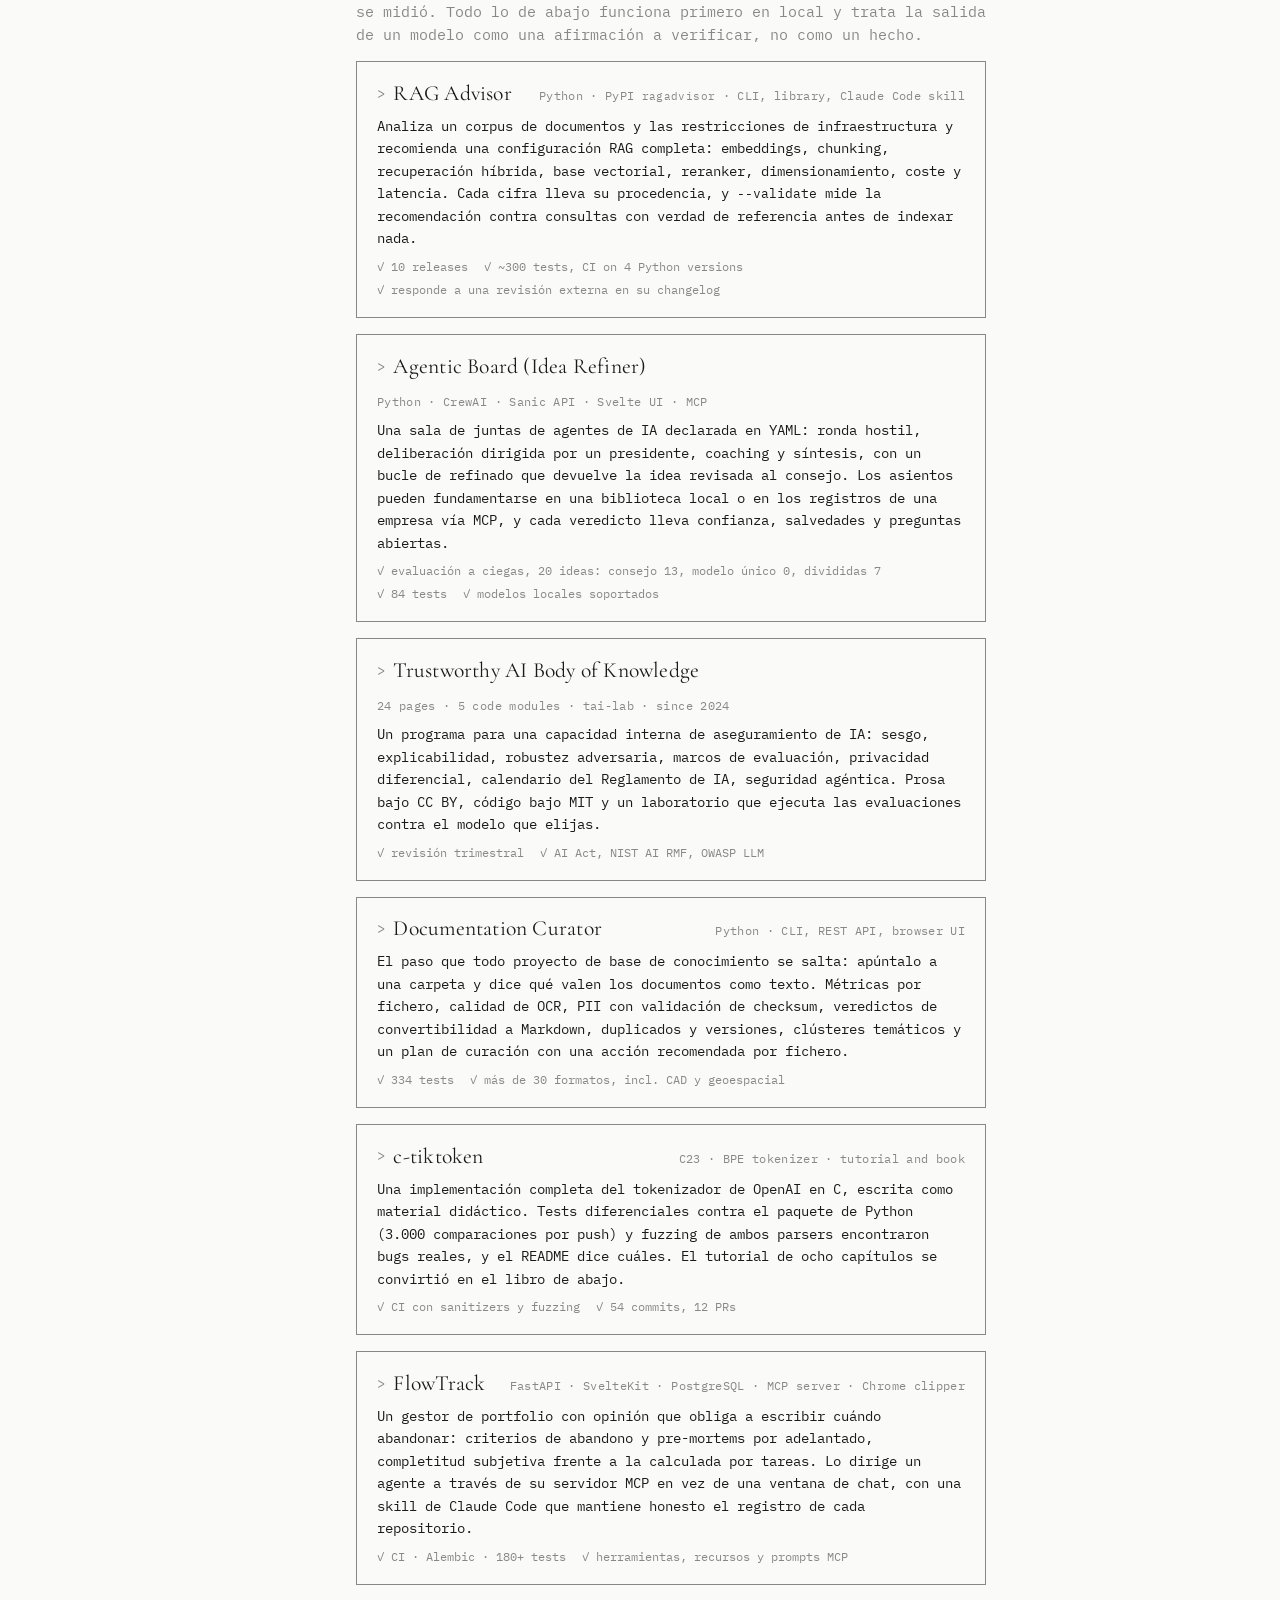
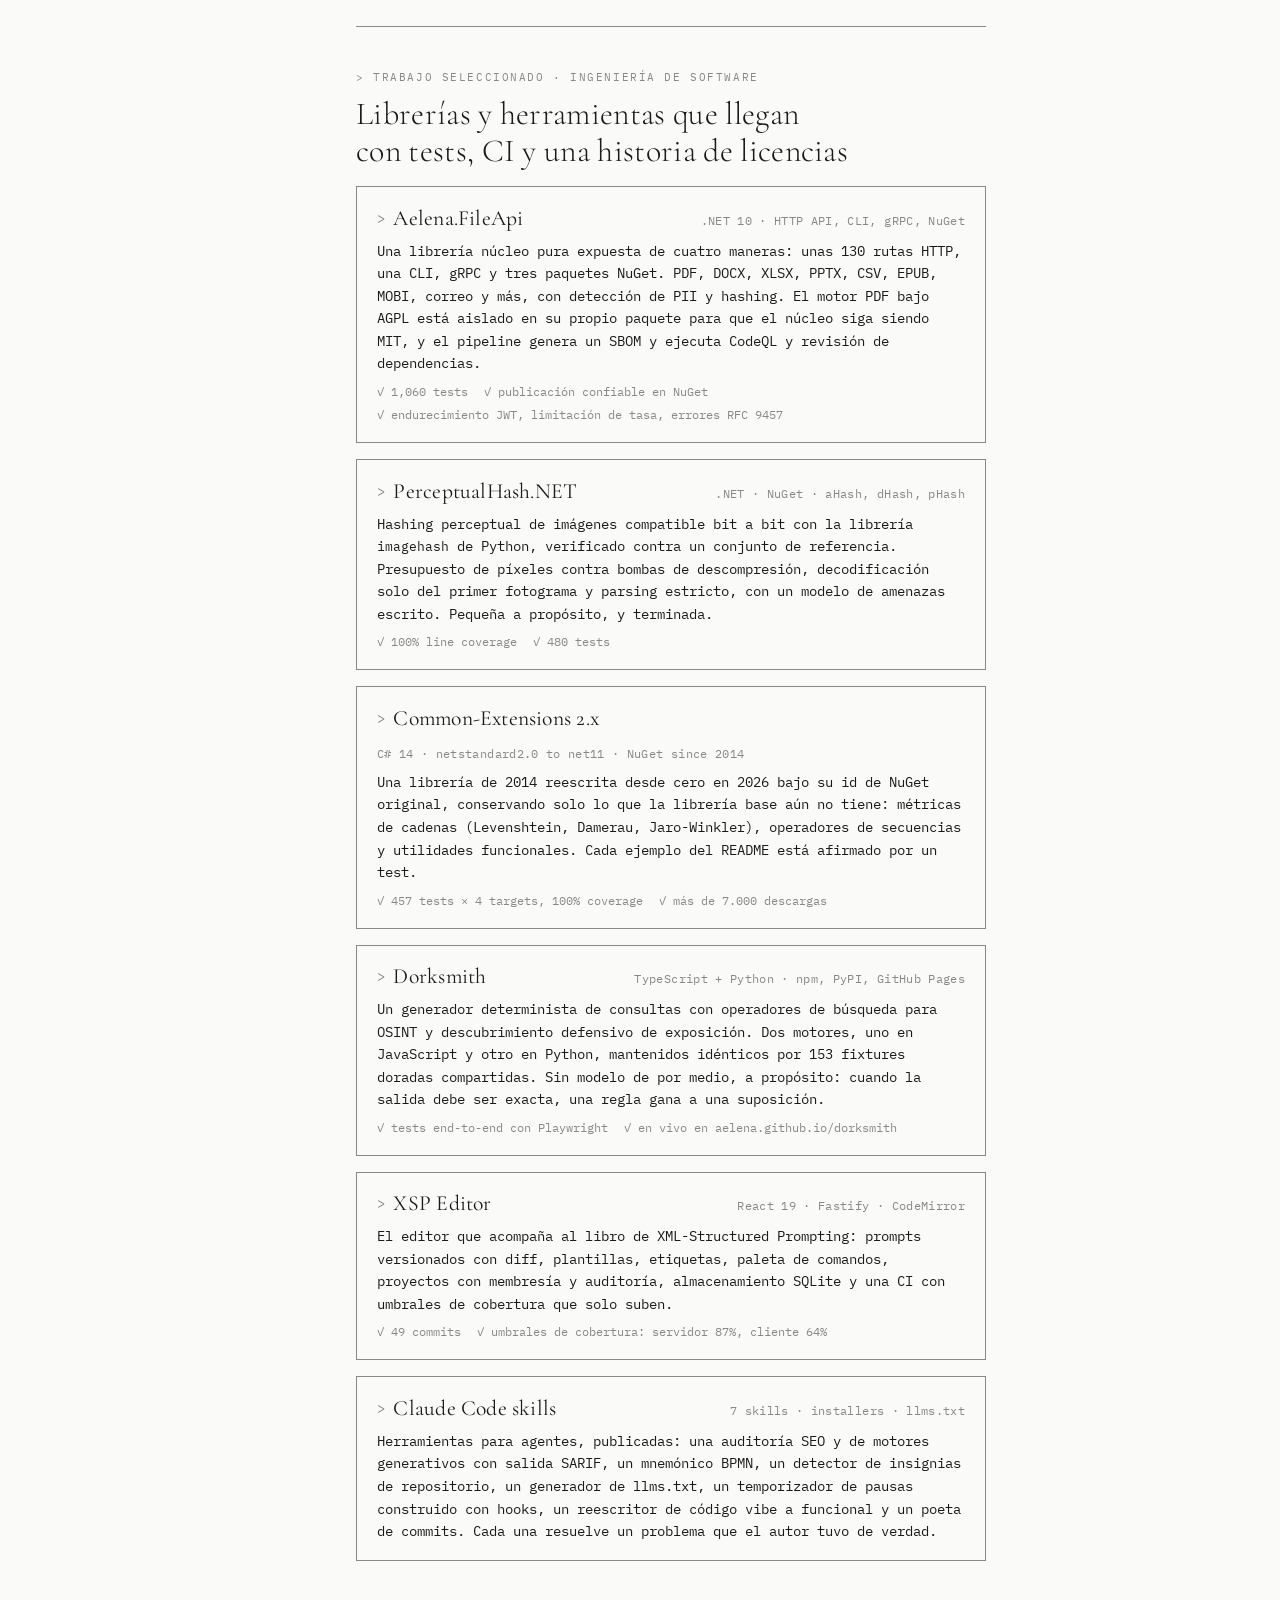
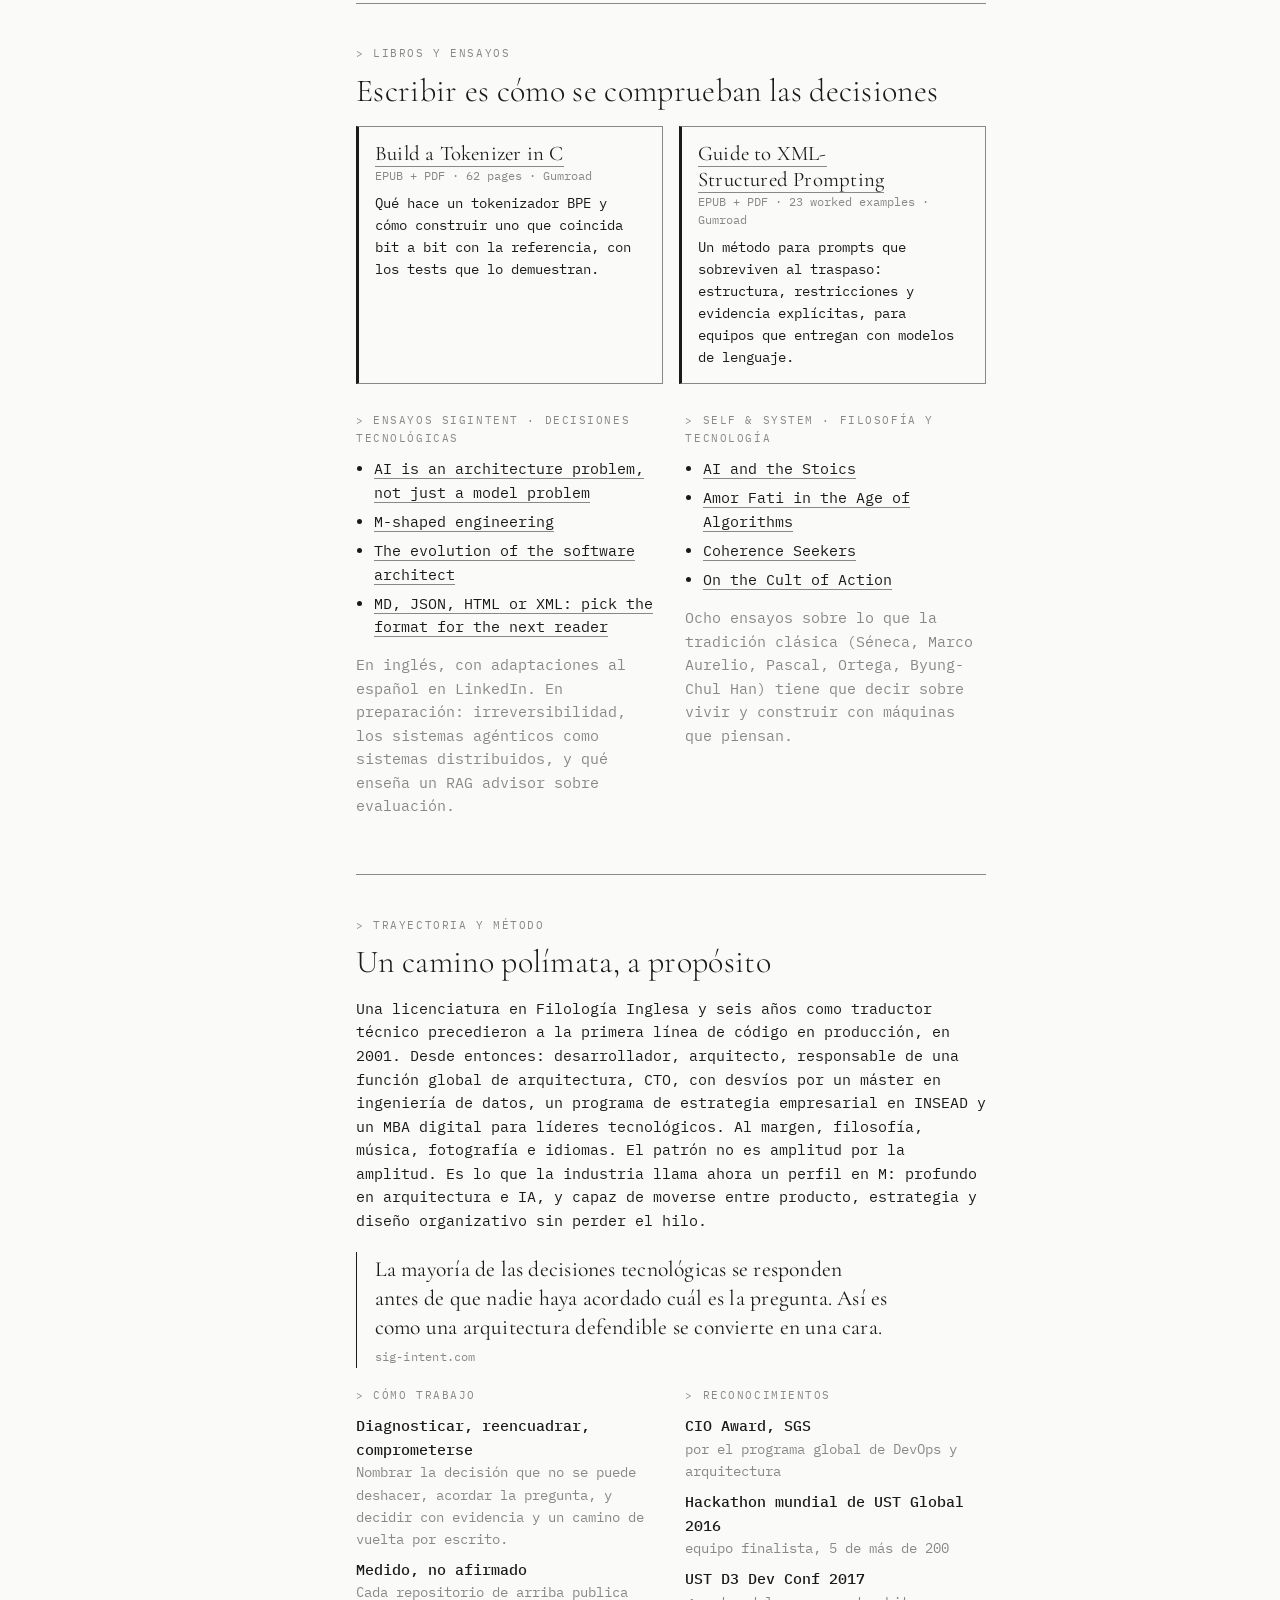
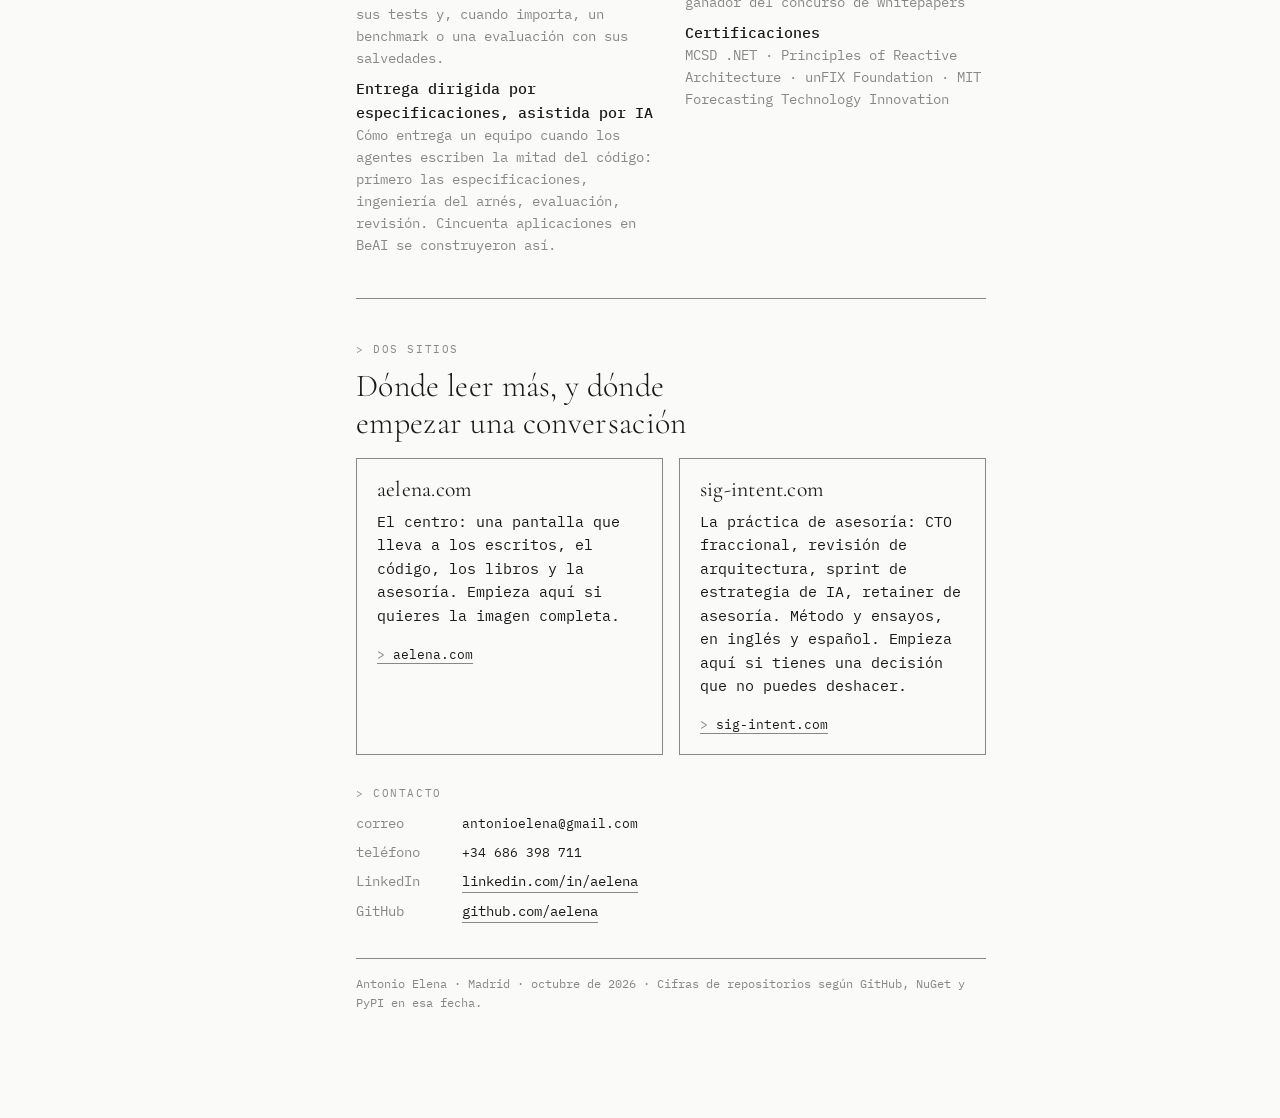
<file: portfolio/es/index.html>
<!DOCTYPE html>
<html lang="es">
<head>
  <meta charset="UTF-8">
  <meta name="viewport" content="width=device-width, initial-scale=1.0">
  <title>Antonio Elena · Portfolio</title>
  <meta name="description" content="Trabajo seleccionado de Antonio Elena, CTO y arquitecto de software en Madrid: herramientas de IA aplicada con tests y evaluaciones, librerías .NET y Python en NuGet y PyPI, dos libros, ensayos y la práctica de asesoría en sig-intent.com.">
  <meta name="author" content="Antonio Elena">
  <link rel="canonical" href="https://aelena.com/portfolio/es/">
  <link rel="alternate" hreflang="en" href="https://aelena.com/portfolio/">
  <link rel="alternate" hreflang="es" href="https://aelena.com/portfolio/es/">
  <link rel="alternate" hreflang="de" href="https://aelena.com/portfolio/de/">
  <link rel="alternate" hreflang="x-default" href="https://aelena.com/portfolio/">
  <meta property="og:title" content="Antonio Elena · Portfolio">
  <meta property="og:description" content="Trabajo seleccionado de Antonio Elena, CTO y arquitecto de software en Madrid: herramientas de IA aplicada con tests y evaluaciones, librerías .NET y Python en NuGet y PyPI, dos libros, ensayos y la práctica de asesoría en sig-intent.com.">
  <meta property="og:type" content="profile">
  <meta property="og:url" content="https://aelena.com/portfolio/es/">
  <meta property="og:site_name" content="Antonio Elena">
  <meta property="og:locale" content="es_ES">
  <meta property="og:locale:alternate" content="en_US">
  <meta property="og:locale:alternate" content="de_DE">
  <meta property="og:image" content="https://aelena.com/og.png">
  <meta property="og:image:width" content="1200">
  <meta property="og:image:height" content="630">
  <meta property="og:image:alt" content="Antonio Elena — ai · architecture · cloud · software · writing">
  <meta name="twitter:card" content="summary_large_image">
  <meta name="twitter:title" content="Antonio Elena · Portfolio">
  <meta name="twitter:description" content="Trabajo seleccionado de Antonio Elena, CTO y arquitecto de software en Madrid: herramientas de IA aplicada con tests y evaluaciones, librerías .NET y Python en NuGet y PyPI, dos libros, ensayos y la práctica de asesoría en sig-intent.com.">
  <meta name="twitter:image" content="https://aelena.com/og.png">
  <link rel="alternate" type="text/plain" href="https://aelena.com/llms.txt" title="llms.txt">
  <script type="application/ld+json">
{
  "@context": "https://schema.org",
  "@graph": [
    {
      "@type": "WebPage",
      "@id": "https://aelena.com/portfolio/es/#page",
      "url": "https://aelena.com/portfolio/es/",
      "name": "Antonio Elena · Portfolio",
      "description": "Trabajo seleccionado de Antonio Elena, CTO y arquitecto de software en Madrid: herramientas de IA aplicada con tests y evaluaciones, librerías .NET y Python en NuGet y PyPI, dos libros, ensayos y la práctica de asesoría en sig-intent.com.",
      "inLanguage": "es",
      "isPartOf": {
        "@id": "https://aelena.com/#website"
      },
      "about": {
        "@id": "https://aelena.com/#person"
      },
      "mainEntity": {
        "@id": "https://aelena.com/portfolio/es/#works"
      }
    },
    {
      "@type": "ItemList",
      "@id": "https://aelena.com/portfolio/es/#works",
      "name": "Selected work",
      "itemListElement": [
        {
          "@type": "ListItem",
          "position": 1,
          "item": {
            "@type": "SoftwareSourceCode",
            "name": "RAG Advisor",
            "url": "https://github.com/aelena/rag-advisor",
            "author": {
              "@id": "https://aelena.com/#person"
            },
            "description": "Rule-based CLI, library and Claude Code skill that analyses a document corpus and recommends a complete RAG configuration with provenance, and validates it against ground-truth queries.",
            "programmingLanguage": "Python",
            "codeRepository": "https://github.com/aelena/rag-advisor"
          }
        },
        {
          "@type": "ListItem",
          "position": 2,
          "item": {
            "@type": "SoftwareSourceCode",
            "name": "Agentic Board (Idea Refiner)",
            "url": "https://github.com/aelena/agentic-board",
            "author": {
              "@id": "https://aelena.com/#person"
            },
            "description": "A boardroom of AI agents declared in YAML: hostile round, chaired deliberation, coaching, synthesis and a refine loop, with grounding, an uncertainty policy and a blind evaluation against a single model.",
            "programmingLanguage": "Python",
            "codeRepository": "https://github.com/aelena/agentic-board"
          }
        },
        {
          "@type": "ListItem",
          "position": 3,
          "item": {
            "@type": "SoftwareSourceCode",
            "name": "Trustworthy AI Body of Knowledge",
            "url": "https://github.com/aelena/trustworthy-ai",
            "author": {
              "@id": "https://aelena.com/#person"
            },
            "description": "A programme for an in-house AI assurance capability: 24 pages, five code modules and a companion lab.",
            "programmingLanguage": "Python",
            "codeRepository": "https://github.com/aelena/trustworthy-ai"
          }
        },
        {
          "@type": "ListItem",
          "position": 4,
          "item": {
            "@type": "SoftwareSourceCode",
            "name": "Documentation Curator",
            "url": "https://github.com/aelena/doc-curator",
            "author": {
              "@id": "https://aelena.com/#person"
            },
            "description": "Reports what a folder of documents is worth as text before knowledge-base ingestion: metrics, PII, convertibility, duplicates, versions, and a curation plan.",
            "programmingLanguage": "Python",
            "codeRepository": "https://github.com/aelena/doc-curator"
          }
        },
        {
          "@type": "ListItem",
          "position": 5,
          "item": {
            "@type": "SoftwareSourceCode",
            "name": "c-tiktoken",
            "url": "https://github.com/aelena/c-tiktoken",
            "author": {
              "@id": "https://aelena.com/#person"
            },
            "description": "OpenAI's BPE tokenizer implemented in C23 as teaching material, with differential tests and fuzzing.",
            "programmingLanguage": "C",
            "codeRepository": "https://github.com/aelena/c-tiktoken"
          }
        },
        {
          "@type": "ListItem",
          "position": 6,
          "item": {
            "@type": "SoftwareSourceCode",
            "name": "FlowTrack",
            "url": "https://github.com/aelena/flowtrack",
            "author": {
              "@id": "https://aelena.com/#person"
            },
            "description": "An opinionated portfolio tracker with abandonment criteria and pre-mortems, driven by an agent through an MCP server.",
            "programmingLanguage": "Python",
            "codeRepository": "https://github.com/aelena/flowtrack"
          }
        },
        {
          "@type": "ListItem",
          "position": 7,
          "item": {
            "@type": "SoftwareSourceCode",
            "name": "Aelena.FileApi",
            "url": "https://github.com/aelena/file-api",
            "author": {
              "@id": "https://aelena.com/#person"
            },
            "description": ".NET document-processing platform exposed as HTTP API, CLI, gRPC and NuGet packages, with the AGPL PDF engine isolated so the core stays MIT.",
            "programmingLanguage": "C#",
            "codeRepository": "https://github.com/aelena/file-api"
          }
        },
        {
          "@type": "ListItem",
          "position": 8,
          "item": {
            "@type": "SoftwareSourceCode",
            "name": "PerceptualHash.NET",
            "url": "https://github.com/aelena/imagehash-net",
            "author": {
              "@id": "https://aelena.com/#person"
            },
            "description": "Perceptual image hashing for .NET, bit-compatible with the Python imagehash library.",
            "programmingLanguage": "C#",
            "codeRepository": "https://github.com/aelena/imagehash-net"
          }
        },
        {
          "@type": "ListItem",
          "position": 9,
          "item": {
            "@type": "SoftwareSourceCode",
            "name": "Common-Extensions",
            "url": "https://github.com/aelena/useful-extensions",
            "author": {
              "@id": "https://aelena.com/#person"
            },
            "description": "C# extension members for strings, sequences and string metrics; a 2014 library rewritten in 2026.",
            "programmingLanguage": "C#",
            "codeRepository": "https://github.com/aelena/useful-extensions"
          }
        },
        {
          "@type": "ListItem",
          "position": 10,
          "item": {
            "@type": "SoftwareSourceCode",
            "name": "Dorksmith",
            "url": "https://github.com/aelena/dorksmith",
            "author": {
              "@id": "https://aelena.com/#person"
            },
            "description": "Deterministic generator of search-operator queries for OSINT and exposure discovery, on npm, PyPI and GitHub Pages.",
            "programmingLanguage": "TypeScript",
            "codeRepository": "https://github.com/aelena/dorksmith"
          }
        },
        {
          "@type": "ListItem",
          "position": 11,
          "item": {
            "@type": "SoftwareSourceCode",
            "name": "XSP Editor",
            "url": "https://github.com/aelena/xsp-editor",
            "author": {
              "@id": "https://aelena.com/#person"
            },
            "description": "Editor for XML-Structured Prompts, companion to the book.",
            "programmingLanguage": "TypeScript",
            "codeRepository": "https://github.com/aelena/xsp-editor"
          }
        },
        {
          "@type": "ListItem",
          "position": 12,
          "item": {
            "@type": "Book",
            "name": "Build a Tokenizer in C",
            "url": "https://aelena74.gumroad.com/l/c-tokenizer",
            "author": {
              "@id": "https://aelena.com/#person"
            },
            "description": "Builds OpenAI's tiktoken tokenizer from scratch in C over eight chapters.",
            "bookFormat": "https://schema.org/EBook"
          }
        },
        {
          "@type": "ListItem",
          "position": 13,
          "item": {
            "@type": "Book",
            "name": "Guide to XML-Structured Prompting",
            "url": "https://aelena74.gumroad.com/l/xsp",
            "author": {
              "@id": "https://aelena.com/#person"
            },
            "description": "Prompting treated as a software engineering discipline.",
            "bookFormat": "https://schema.org/EBook"
          }
        }
      ]
    }
  ]
}
  </script>
  <link rel="icon" href="data:image/svg+xml,%3Csvg xmlns='http://www.w3.org/2000/svg' viewBox='0 0 16 16'%3E%3Crect x='3' y='3' width='10' height='10' fill='%231a1a1a'/%3E%3C/svg%3E">
  <link rel="preconnect" href="https://fonts.googleapis.com">
  <link rel="preconnect" href="https://fonts.gstatic.com" crossorigin>
  <link href="https://fonts.googleapis.com/css2?family=Cormorant+Garamond:wght@300;400;500&family=IBM+Plex+Mono:wght@300;400;500&display=swap" rel="stylesheet">
  <link rel="stylesheet" href="/style.css">
  <link rel="stylesheet" href="/portfolio.css">
  <script>
    (function () {
      try {
        var saved = localStorage.getItem('theme');
        if (saved === 'dark' || saved === 'light') { document.documentElement.setAttribute('data-theme', saved); }
      } catch (e) {}
    })();
  </script>
</head>
<body class="portfolio">
  <header class="pf-top">
    <a class="pf-back" href="/"><span class="prompt">&gt;</span> aelena.com</a>
    <nav class="pf-langs" aria-label="idioma"><a href="/portfolio/" hreflang="en" lang="en">en</a> <span class="sep">/</span> <span class="on" aria-current="page">es</span> <span class="sep">/</span> <a href="/portfolio/de/" hreflang="de" lang="de">de</a></nav>
    <button class="theme-toggle pf-theme" type="button" aria-label="Toggle dark mode" aria-pressed="false" data-dark="> oscuro" data-light="> claro"><span data-theme-label>> oscuro</span></button>
  </header>
  <div class="pf-page">
    <nav class="rail" aria-label="Sections">
  <ol>
    <li><a href="#cv"><span lang="es">Perfil</span></a></li>
    <li><a href="#experience"><span lang="es">Experiencia</span></a></li>
    <li><a href="#ai"><span lang="es">IA aplicada</span></a></li>
    <li><a href="#engineering"><span lang="es">Ingeniería</span></a></li>
    <li><a href="#writing"><span lang="es">Libros y ensayos</span></a></li>
    <li><a href="#background"><span lang="es">Trayectoria</span></a></li>
    <li><a href="#sites"><span lang="es">Sitios y contacto</span></a></li>
  </ol>
</nav>
    <main class="pf-main">


<section id="cv">
  <div class="eyebrow">
    
    <span lang="es">Liderazgo tecnológico · Arquitectura · Cloud · IA</span>
    
  </div>
  <h1>Antonio Elena</h1>
  <p class="lede">
    
    <span lang="es">Dos décadas diseñando sistemas, definiendo estrategia tecnológica y ayudando a organizaciones a modernizarse a escala, sin dejar de tener las manos en la arquitectura y en el código.</span>
    
  </p>
  <p class="muted">
    
    <span lang="es">Madrid · abierto a roles internacionales y proyectos en remoto · español, inglés, italiano</span>
    
  </p>
  <div class="links">
    <a href="https://www.linkedin.com/in/aelena/" target="_blank" rel="noopener">linkedin.com/in/aelena</a>
    <a href="https://github.com/aelena" target="_blank" rel="noopener">github.com/aelena</a>
    <a href="https://aelena.com" target="_blank" rel="noopener">aelena.com</a>
    <a href="https://sig-intent.com" target="_blank" rel="noopener">sig-intent.com</a>
  </div>

  <div class="stats" aria-label="At a glance">
    <div class="stat"><b>20+</b><span lang="es">años en arquitectura y liderazgo de ingeniería</span></div>
    <div class="stat"><b>800+</b><span lang="es">proyectos bajo una misma autoridad de diseño en SGS</span></div>
    <div class="stat"><b>50+</b><span lang="es">aplicaciones construidas con IA como CTO en BeAI</span></div>
    <div class="stat"><b>5</b><span lang="es">paquetes NuGet, ~9.700 descargas</span></div>
    <div class="stat"><b>2</b><span lang="es">libros publicados, más de 12 ensayos</span></div>
    <div class="stat"><b>57</b><span lang="es">repositorios públicos en GitHub</span></div>
  </div>

  <div style="margin-top:34px">
    <div class="eyebrow"><span lang="es">Perfil</span></div>
    
    <p lang="es">CTO con dos décadas en arquitectura y liderazgo de ingeniería en gran empresa, consultoría y startups. Recientemente, construcción de productos de IA de principio a fin como CTO de una empresa energética basada en IA. Antes, dirección de la función global de arquitectura de SGS, reportando al CIO del grupo, como autoridad de diseño en cloud, modernización y estándares de ingeniería para una organización de TI de más de 800 proyectos. Trabaja igual de bien a nivel ejecutivo que en el código, y se mueve con la misma soltura dirigiendo una gran organización de ingeniería que entregando en solitario.</p>
    

    <div class="eyebrow" style="margin-top:22px"><span lang="es">Competencias clave</span></div>
    <div class="tags">
      <span lang="es">Arquitectura cloud (Azure, PaaS, serverless)</span>
      <span lang="es">IA, GenAI y sistemas agénticos</span>
      <span lang="es">Dirección de ingeniería y diseño organizativo</span>
      <span lang="es">DevOps y DevSecOps a escala</span>
      <span lang="es">Sistemas distribuidos e integración</span>
      <span lang="es">Arquitectura empresarial</span>
      <span lang="es">Estrategia tecnológica y roadmaps</span>
      <span lang="es">Comunicación con consejo y stakeholders</span>
      <span>.NET · Python · JavaScript · C</span>
    </div>
  </div>
</section>


<section id="experience">
  <div class="eyebrow"><span lang="es">Experiencia</span></div>
  <h2><span lang="es">De desarrollador a autoridad de diseño a CTO</span></h2>
  <div class="exp">
    <article class="job">
      <time>2025 · 2026</time>
      <div>
        <h3>Chief Technology Officer</h3>
        <div class="org">BeAI Energy, Madrid</div>
        
        <ul lang="es"><li>Responsable de la visión tecnológica, la arquitectura y el ciclo de desarrollo de producto de una energética basada en IA.</li><li>Más de 50 aplicaciones y productos internos entregados con desarrollo agéntico y dirigido por especificaciones.</li><li>Construcción del equipo de ingeniería, su modelo operativo y su práctica de entrega asistida por IA.</li></ul>
        
      </div>
    </article>
    <article class="job">
      <time>2025</time>
      <div>
        <h3>Development Manager</h3>
        <div class="org">JTI, Madrid</div>
        
        <ul lang="es"><li>Arquitectura y dirección de ingeniería de plataformas Azure y AKS para Finanzas y Cadena de Suministro.</li></ul>
        
      </div>
    </article>
    <article class="job">
      <time>2023 · 2025</time>
      <div>
        <h3>Global Head of Architecture &amp; Technology</h3>
        <div class="org">SGS</div>
        
        <ul lang="es"><li>Reportando al CIO del grupo. Autoridad de diseño en cloud, integración, modernización y arquitectura empresarial para todo el grupo.</li><li>Despliegue de DevOps, CI/CD y herramientas SAST en más de 800 proyectos en todo el mundo.</li><li>Productos de plataforma y APIs compartidos (herramientas de IA, traducción, reporting) usados en todo el grupo.</li></ul>
        
      </div>
    </article>
    <article class="job">
      <time>2019 · 2023</time>
      <div>
        <h3>Head of Software Architecture</h3>
        <div class="org">SGS</div>
        
        <ul lang="es"><li>Creación y dirección de la práctica global de arquitectura de software; autoridad de diseño para la adopción de Azure y PaaS.</li><li>Adopción de DevOps extendida a más de 20 organizaciones y 1.000 proyectos.</li><li>Autor de los estándares del grupo de desarrollo de aplicaciones, desarrollo seguro, seguridad web y diseño de APIs.</li></ul>
        
      </div>
    </article>
    <article class="job">
      <time>2015 · 2019</time>
      <div>
        <h3>Solutions Architect, then Senior Solutions Architect</h3>
        <div class="org">UST Global, Madrid</div>
        
        <ul lang="es"><li>Liderazgo de arquitectura y entrega para KPMG (DE, NL, CH), Aviva, Experian, Equifax y Maersk.</li><li>Arquitecto principal de un programa plurianual multimillonario para KPMG Alemania; el equipo creció hasta 25 personas.</li><li>Dirección de la práctica Microsoft: preventa, defensa de propuestas, estándares y mentoría.</li></ul>
        
      </div>
    </article>
  </div>
  <p class="earlier" style="margin-top:22px">
    
    <span lang="es"><b>Etapa anterior, 2001 a 2015.</b> Arquitecto de soluciones y jefe de equipo en Siemens (plataformas MDM y BPM para el clúster de Europa Occidental), PwC (arquitectura .NET y SDLC) y VASS (BT, Repsol, Isban), más arquitectura como contratista para Banco Popular y Banco de España. Empezó como desarrollador en 2001; traductor técnico inglés-español freelance de 1996 a 2002.</span>
    
  </p>

  <div class="grid2" style="margin-top:30px">
    <div>
      <div class="eyebrow"><span lang="es">Formación</span></div>
      <dl>
        <div><dt>Digital MBA for Technology Leaders</dt><dd>CTO Academy, 2024</dd></div>
        <div><dt>Business Strategy &amp; Financial Performance</dt><dd>INSEAD, 2021</dd></div>
        <div><dt>Forecasting Technology Innovation</dt><dd>MIT Professional Education, 2022</dd></div>
        <div><dt>Master in Data Engineering</dt><dd>Datahack School, Madrid, 2019</dd></div>
        <div><dt><span lang="es">Licenciatura en Filología Inglesa</span></dt><dd>Universidad de Sevilla, 1997</dd></div>
      </dl>
    </div>
    <div>
      <div class="eyebrow"><span lang="es">Idiomas</span></div>
      <dl>
        <div><dt><span lang="es">Español</span></dt><dd><span lang="es">nativo</span></dd></div>
        <div><dt><span lang="es">Inglés</span></dt><dd><span lang="es">bilingüe; Cambridge Certificate of Proficiency; dos años en el Reino Unido</span></dd></div>
        <div><dt><span lang="es">Italiano</span></dt><dd><span lang="es">nivel profesional</span></dd></div>
      </dl>
      <div class="eyebrow" style="margin-top:22px"><span lang="es">Asesoría</span></div>
      <p class="muted" style="font-size:.95rem">
        
        <span lang="es"><b>SIGINTENT</b>: revisiones de arquitectura, sprints de estrategia de IA y trabajo como CTO fraccional para fundadores y equipos directivos.</span>
        
      </p>
    </div>
  </div>
</section>


<section id="ai">
  <div class="eyebrow"><span lang="es">Trabajo seleccionado · IA aplicada</span></div>
  <h2><span lang="es">IA con tests, evaluaciones y procedencia</span></h2>
  <p class="muted">
    
    <span lang="es">Repositorios públicos, cada uno con CI, tests y un README que dice qué se midió. Todo lo de abajo funciona primero en local y trata la salida de un modelo como una afirmación a verificar, no como un hecho.</span>
    
  </p>
  <div class="work">
    <article class="card">
      <header><h3><a href="https://github.com/aelena/rag-advisor" target="_blank" rel="noopener">RAG Advisor</a></h3><span class="meta">Python · PyPI <code>ragadvisor</code> · CLI, library, Claude Code skill</span></header>
      
      <p lang="es">Analiza un corpus de documentos y las restricciones de infraestructura y recomienda una configuración RAG completa: embeddings, chunking, recuperación híbrida, base vectorial, reranker, dimensionamiento, coste y latencia. Cada cifra lleva su procedencia, y <code>--validate</code> mide la recomendación contra consultas con verdad de referencia antes de indexar nada.</p>
      
      <div class="signals"><span>10 releases</span><span>~300 tests, CI on 4 Python versions</span><span lang="es">responde a una revisión externa en su changelog</span></div>
    </article>
    <article class="card">
      <header><h3><a href="https://github.com/aelena/agentic-board" target="_blank" rel="noopener">Agentic Board (Idea Refiner)</a></h3><span class="meta">Python · CrewAI · Sanic API · Svelte UI · MCP</span></header>
      
      <p lang="es">Una sala de juntas de agentes de IA declarada en YAML: ronda hostil, deliberación dirigida por un presidente, coaching y síntesis, con un bucle de refinado que devuelve la idea revisada al consejo. Los asientos pueden fundamentarse en una biblioteca local o en los registros de una empresa vía MCP, y cada veredicto lleva confianza, salvedades y preguntas abiertas.</p>
      
      <div class="signals"><span lang="es">evaluación a ciegas, 20 ideas: consejo 13, modelo único 0, divididas 7</span><span>84 tests</span><span lang="es">modelos locales soportados</span></div>
    </article>
    <article class="card">
      <header><h3><a href="https://github.com/aelena/trustworthy-ai" target="_blank" rel="noopener">Trustworthy AI Body of Knowledge</a></h3><span class="meta">24 pages · 5 code modules · tai-lab · since 2024</span></header>
      
      <p lang="es">Un programa para una capacidad interna de aseguramiento de IA: sesgo, explicabilidad, robustez adversaria, marcos de evaluación, privacidad diferencial, calendario del Reglamento de IA, seguridad agéntica. Prosa bajo CC BY, código bajo MIT y un laboratorio que ejecuta las evaluaciones contra el modelo que elijas.</p>
      
      <div class="signals"><span lang="es">revisión trimestral</span><span lang="es">AI Act, NIST AI RMF, OWASP LLM</span></div>
    </article>
    <article class="card">
      <header><h3><a href="https://github.com/aelena/doc-curator" target="_blank" rel="noopener">Documentation Curator</a></h3><span class="meta">Python · CLI, REST API, browser UI</span></header>
      
      <p lang="es">El paso que todo proyecto de base de conocimiento se salta: apúntalo a una carpeta y dice qué valen los documentos como texto. Métricas por fichero, calidad de OCR, PII con validación de checksum, veredictos de convertibilidad a Markdown, duplicados y versiones, clústeres temáticos y un plan de curación con una acción recomendada por fichero.</p>
      
      <div class="signals"><span>334 tests</span><span lang="es">más de 30 formatos, incl. CAD y geoespacial</span></div>
    </article>
    <article class="card">
      <header><h3><a href="https://github.com/aelena/c-tiktoken" target="_blank" rel="noopener">c-tiktoken</a></h3><span class="meta">C23 · BPE tokenizer · tutorial and book</span></header>
      
      <p lang="es">Una implementación completa del tokenizador de OpenAI en C, escrita como material didáctico. Tests diferenciales contra el paquete de Python (3.000 comparaciones por push) y fuzzing de ambos parsers encontraron bugs reales, y el README dice cuáles. El tutorial de ocho capítulos se convirtió en el libro de abajo.</p>
      
      <div class="signals"><span lang="es">CI con sanitizers y fuzzing</span><span>54 commits, 12 PRs</span></div>
    </article>
    <article class="card">
      <header><h3><a href="https://github.com/aelena/flowtrack" target="_blank" rel="noopener">FlowTrack</a></h3><span class="meta">FastAPI · SvelteKit · PostgreSQL · MCP server · Chrome clipper</span></header>
      
      <p lang="es">Un gestor de portfolio con opinión que obliga a escribir cuándo abandonar: criterios de abandono y pre-mortems por adelantado, completitud subjetiva frente a la calculada por tareas. Lo dirige un agente a través de su servidor MCP en vez de una ventana de chat, con una skill de Claude Code que mantiene honesto el registro de cada repositorio.</p>
      
      <div class="signals"><span>CI · Alembic · 180+ tests</span><span lang="es">herramientas, recursos y prompts MCP</span></div>
    </article>
  </div>
</section>


<section id="engineering">
  <div class="eyebrow"><span lang="es">Trabajo seleccionado · Ingeniería de software</span></div>
  <h2><span lang="es">Librerías y herramientas que llegan con tests, CI y una historia de licencias</span></h2>
  <div class="work">
    <article class="card">
      <header><h3><a href="https://github.com/aelena/file-api" target="_blank" rel="noopener">Aelena.FileApi</a></h3><span class="meta">.NET 10 · HTTP API, CLI, gRPC, NuGet</span></header>
      
      <p lang="es">Una librería núcleo pura expuesta de cuatro maneras: unas 130 rutas HTTP, una CLI, gRPC y tres paquetes NuGet. PDF, DOCX, XLSX, PPTX, CSV, EPUB, MOBI, correo y más, con detección de PII y hashing. El motor PDF bajo AGPL está aislado en su propio paquete para que el núcleo siga siendo MIT, y el pipeline genera un SBOM y ejecuta CodeQL y revisión de dependencias.</p>
      
      <div class="signals"><span>1,060 tests</span><span lang="es">publicación confiable en NuGet</span><span lang="es">endurecimiento JWT, limitación de tasa, errores RFC 9457</span></div>
    </article>
    <article class="card">
      <header><h3><a href="https://github.com/aelena/imagehash-net" target="_blank" rel="noopener">PerceptualHash.NET</a></h3><span class="meta">.NET · NuGet · aHash, dHash, pHash</span></header>
      
      <p lang="es">Hashing perceptual de imágenes compatible bit a bit con la librería <code>imagehash</code> de Python, verificado contra un conjunto de referencia. Presupuesto de píxeles contra bombas de descompresión, decodificación solo del primer fotograma y parsing estricto, con un modelo de amenazas escrito. Pequeña a propósito, y terminada.</p>
      
      <div class="signals"><span>100% line coverage</span><span>480 tests</span></div>
    </article>
    <article class="card">
      <header><h3><a href="https://github.com/aelena/useful-extensions" target="_blank" rel="noopener">Common-Extensions 2.x</a></h3><span class="meta">C# 14 · netstandard2.0 to net11 · NuGet since 2014</span></header>
      
      <p lang="es">Una librería de 2014 reescrita desde cero en 2026 bajo su id de NuGet original, conservando solo lo que la librería base aún no tiene: métricas de cadenas (Levenshtein, Damerau, Jaro-Winkler), operadores de secuencias y utilidades funcionales. Cada ejemplo del README está afirmado por un test.</p>
      
      <div class="signals"><span>457 tests × 4 targets, 100% coverage</span><span lang="es">más de 7.000 descargas</span></div>
    </article>
    <article class="card">
      <header><h3><a href="https://github.com/aelena/dorksmith" target="_blank" rel="noopener">Dorksmith</a></h3><span class="meta">TypeScript + Python · npm, PyPI, GitHub Pages</span></header>
      
      <p lang="es">Un generador determinista de consultas con operadores de búsqueda para OSINT y descubrimiento defensivo de exposición. Dos motores, uno en JavaScript y otro en Python, mantenidos idénticos por 153 fixtures doradas compartidas. Sin modelo de por medio, a propósito: cuando la salida debe ser exacta, una regla gana a una suposición.</p>
      
      <div class="signals"><span lang="es">tests end-to-end con Playwright</span><span lang="es">en vivo en aelena.github.io/dorksmith</span></div>
    </article>
    <article class="card">
      <header><h3><a href="https://github.com/aelena/xsp-editor" target="_blank" rel="noopener">XSP Editor</a></h3><span class="meta">React 19 · Fastify · CodeMirror</span></header>
      
      <p lang="es">El editor que acompaña al libro de XML-Structured Prompting: prompts versionados con diff, plantillas, etiquetas, paleta de comandos, proyectos con membresía y auditoría, almacenamiento SQLite y una CI con umbrales de cobertura que solo suben.</p>
      
      <div class="signals"><span>49 commits</span><span lang="es">umbrales de cobertura: servidor 87%, cliente 64%</span></div>
    </article>
    <article class="card">
      <header><h3><a href="https://github.com/aelena/claude-skills" target="_blank" rel="noopener">Claude Code skills</a></h3><span class="meta">7 skills · installers · llms.txt</span></header>
      
      <p lang="es">Herramientas para agentes, publicadas: una auditoría SEO y de motores generativos con salida SARIF, un mnemónico BPMN, un detector de insignias de repositorio, un generador de llms.txt, un temporizador de pausas construido con hooks, un reescritor de código vibe a funcional y un poeta de commits. Cada una resuelve un problema que el autor tuvo de verdad.</p>
      
    </article>
  </div>
</section>


<section id="writing">
  <div class="eyebrow"><span lang="es">Libros y ensayos</span></div>
  <h2><span lang="es">Escribir es cómo se comprueban las decisiones</span></h2>
  <div class="books">
    <article class="book">
      <h3><a href="https://aelena74.gumroad.com/l/c-tokenizer" target="_blank" rel="noopener">Build a Tokenizer in C</a></h3>
      <div class="meta">EPUB + PDF · 62 pages · Gumroad</div>
      
      <p lang="es">Qué hace un tokenizador BPE y cómo construir uno que coincida bit a bit con la referencia, con los tests que lo demuestran.</p>
      
    </article>
    <article class="book">
      <h3><a href="https://aelena74.gumroad.com/l/xsp" target="_blank" rel="noopener">Guide to XML-Structured Prompting</a></h3>
      <div class="meta">EPUB + PDF · 23 worked examples · Gumroad</div>
      
      <p lang="es">Un método para prompts que sobreviven al traspaso: estructura, restricciones y evidencia explícitas, para equipos que entregan con modelos de lenguaje.</p>
      
    </article>
  </div>

  <div class="grid2" style="margin-top:28px">
    <div>
      <div class="eyebrow"><span lang="es">Ensayos SIGINTENT · decisiones tecnológicas</span></div>
      <ul class="essays">
        <li><a href="https://sig-intent.com/writing/" target="_blank" rel="noopener">AI is an architecture problem, not just a model problem</a></li>
        <li><a href="https://sig-intent.com/writing/" target="_blank" rel="noopener">M-shaped engineering</a></li>
        <li><a href="https://sig-intent.com/writing/" target="_blank" rel="noopener">The evolution of the software architect</a></li>
        <li><a href="https://sig-intent.com/writing/" target="_blank" rel="noopener">MD, JSON, HTML or XML: pick the format for the next reader</a></li>
      </ul>
      <p class="muted" style="font-size:.92rem">
        
        <span lang="es">En inglés, con adaptaciones al español en LinkedIn. En preparación: irreversibilidad, los sistemas agénticos como sistemas distribuidos, y qué enseña un RAG advisor sobre evaluación.</span>
        
      </p>
    </div>
    <div>
      <div class="eyebrow"><span lang="es">Self &amp; System · filosofía y tecnología</span></div>
      <ul class="essays">
        <li><a href="https://selfandsystem.substack.com" target="_blank" rel="noopener">AI and the Stoics</a></li>
        <li><a href="https://selfandsystem.substack.com" target="_blank" rel="noopener">Amor Fati in the Age of Algorithms</a></li>
        <li><a href="https://selfandsystem.substack.com" target="_blank" rel="noopener">Coherence Seekers</a></li>
        <li><a href="https://selfandsystem.substack.com" target="_blank" rel="noopener">On the Cult of Action</a></li>
      </ul>
      <p class="muted" style="font-size:.92rem">
        
        <span lang="es">Ocho ensayos sobre lo que la tradición clásica (Séneca, Marco Aurelio, Pascal, Ortega, Byung-Chul Han) tiene que decir sobre vivir y construir con máquinas que piensan.</span>
        
      </p>
    </div>
  </div>
</section>


<section id="background">
  <div class="eyebrow"><span lang="es">Trayectoria y método</span></div>
  <h2><span lang="es">Un camino polímata, a propósito</span></h2>
  
  <p lang="es">Una licenciatura en Filología Inglesa y seis años como traductor técnico precedieron a la primera línea de código en producción, en 2001. Desde entonces: desarrollador, arquitecto, responsable de una función global de arquitectura, CTO, con desvíos por un máster en ingeniería de datos, un programa de estrategia empresarial en INSEAD y un MBA digital para líderes tecnológicos. Al margen, filosofía, música, fotografía e idiomas. El patrón no es amplitud por la amplitud. Es lo que la industria llama ahora un perfil en M: profundo en arquitectura e IA, y capaz de moverse entre producto, estrategia y diseño organizativo sin perder el hilo.</p>
  

  <blockquote>
    
    <span lang="es">La mayoría de las decisiones tecnológicas se responden antes de que nadie haya acordado cuál es la pregunta. Así es como una arquitectura defendible se convierte en una cara.</span>
    
    <footer>sig-intent.com</footer>
  </blockquote>

  <div class="grid2">
    <div>
      <div class="eyebrow"><span lang="es">Cómo trabajo</span></div>
      <dl>
        <div><dt><span lang="es">Diagnosticar, reencuadrar, comprometerse</span></dt><dd><span lang="es">Nombrar la decisión que no se puede deshacer, acordar la pregunta, y decidir con evidencia y un camino de vuelta por escrito.</span></dd></div>
        <div><dt><span lang="es">Medido, no afirmado</span></dt><dd><span lang="es">Cada repositorio de arriba publica sus tests y, cuando importa, un benchmark o una evaluación con sus salvedades.</span></dd></div>
        <div><dt><span lang="es">Entrega dirigida por especificaciones, asistida por IA</span></dt><dd><span lang="es">Cómo entrega un equipo cuando los agentes escriben la mitad del código: primero las especificaciones, ingeniería del arnés, evaluación, revisión. Cincuenta aplicaciones en BeAI se construyeron así.</span></dd></div>
      </dl>
    </div>
    <div>
      <div class="eyebrow"><span lang="es">Reconocimientos</span></div>
      <dl>
        <div><dt>CIO Award, SGS</dt><dd><span lang="es">por el programa global de DevOps y arquitectura</span></dd></div>
        <div><dt><span lang="es">Hackathon mundial de UST Global 2016</span></dt><dd><span lang="es">equipo finalista, 5 de más de 200</span></dd></div>
        <div><dt><span lang="es">UST D3 Dev Conf 2017</span></dt><dd><span lang="es">ganador del concurso de whitepapers</span></dd></div>
        <div><dt><span lang="es">Certificaciones</span></dt><dd>MCSD .NET · Principles of Reactive Architecture · unFIX Foundation · MIT Forecasting Technology Innovation</dd></div>
      </dl>
    </div>
  </div>
</section>


<section id="sites">
  <div class="eyebrow"><span lang="es">Dos sitios</span></div>
  <h2><span lang="es">Dónde leer más, y dónde empezar una conversación</span></h2>
  <div class="sites">
    <div class="site">
      <h3>aelena.com</h3>
      
      <p lang="es">El centro: una pantalla que lleva a los escritos, el código, los libros y la asesoría. Empieza aquí si quieres la imagen completa.</p>
      
      <a class="url" href="https://aelena.com" target="_blank" rel="noopener">aelena.com</a>
    </div>
    <div class="site">
      <h3>sig-intent.com</h3>
      
      <p lang="es">La práctica de asesoría: CTO fraccional, revisión de arquitectura, sprint de estrategia de IA, retainer de asesoría. Método y ensayos, en inglés y español. Empieza aquí si tienes una decisión que no puedes deshacer.</p>
      
      <a class="url" href="https://sig-intent.com" target="_blank" rel="noopener">sig-intent.com</a>
    </div>
  </div>

  <div class="eyebrow" style="margin-top:30px"><span lang="es">Contacto</span></div>
  <div class="contact">
    <div class="row"><span lang="es">correo</span> <code id="mail">antonioelena@gmail.com</code></div>
    <div class="row"><span lang="es">teléfono</span> <code id="phone">+34 686 398 711</code></div>
    <div class="row"><span>LinkedIn</span> <a href="https://www.linkedin.com/in/aelena/" target="_blank" rel="noopener">linkedin.com/in/aelena</a></div>
    <div class="row"><span>GitHub</span> <a href="https://github.com/aelena" target="_blank" rel="noopener">github.com/aelena</a></div>
  </div>

  <footer class="end">
    
    <span lang="es">Antonio Elena · Madrid · octubre de 2026 · Cifras de repositorios según GitHub, NuGet y PyPI en esa fecha.</span>
    
  </footer>
</section>

</main>
  </div>
  <script>
    (function () {
      var btn = document.querySelector('.theme-toggle'); var label = btn.querySelector('[data-theme-label]'); var root = document.documentElement;
      function current() { var a = root.getAttribute('data-theme'); if (a) return a; return window.matchMedia('(prefers-color-scheme: dark)').matches ? 'dark' : 'light'; }
      function render() { var d = current() === 'dark'; label.textContent = d ? btn.getAttribute('data-light') : btn.getAttribute('data-dark'); btn.setAttribute('aria-pressed', d ? 'true' : 'false'); }
      btn.addEventListener('click', function () { var next = current() === 'dark' ? 'light' : 'dark'; root.setAttribute('data-theme', next); try { localStorage.setItem('theme', next); } catch (e) {} render(); });
      render();
      var links = [].slice.call(document.querySelectorAll('nav.rail a')); var byId = {}; links.forEach(function (a) { byId[a.getAttribute('href').slice(1)] = a; });
      if ('IntersectionObserver' in window) {
        var io = new IntersectionObserver(function (es) { es.forEach(function (e) { if (e.isIntersecting && byId[e.target.id]) { links.forEach(function (a) { a.classList.remove('active'); }); byId[e.target.id].classList.add('active'); } }); }, { rootMargin: '-30% 0px -60% 0px' });
        document.querySelectorAll('main section[id]').forEach(function (s) { io.observe(s); });
      }
    })();
  </script>
</body>
</html>
</file>
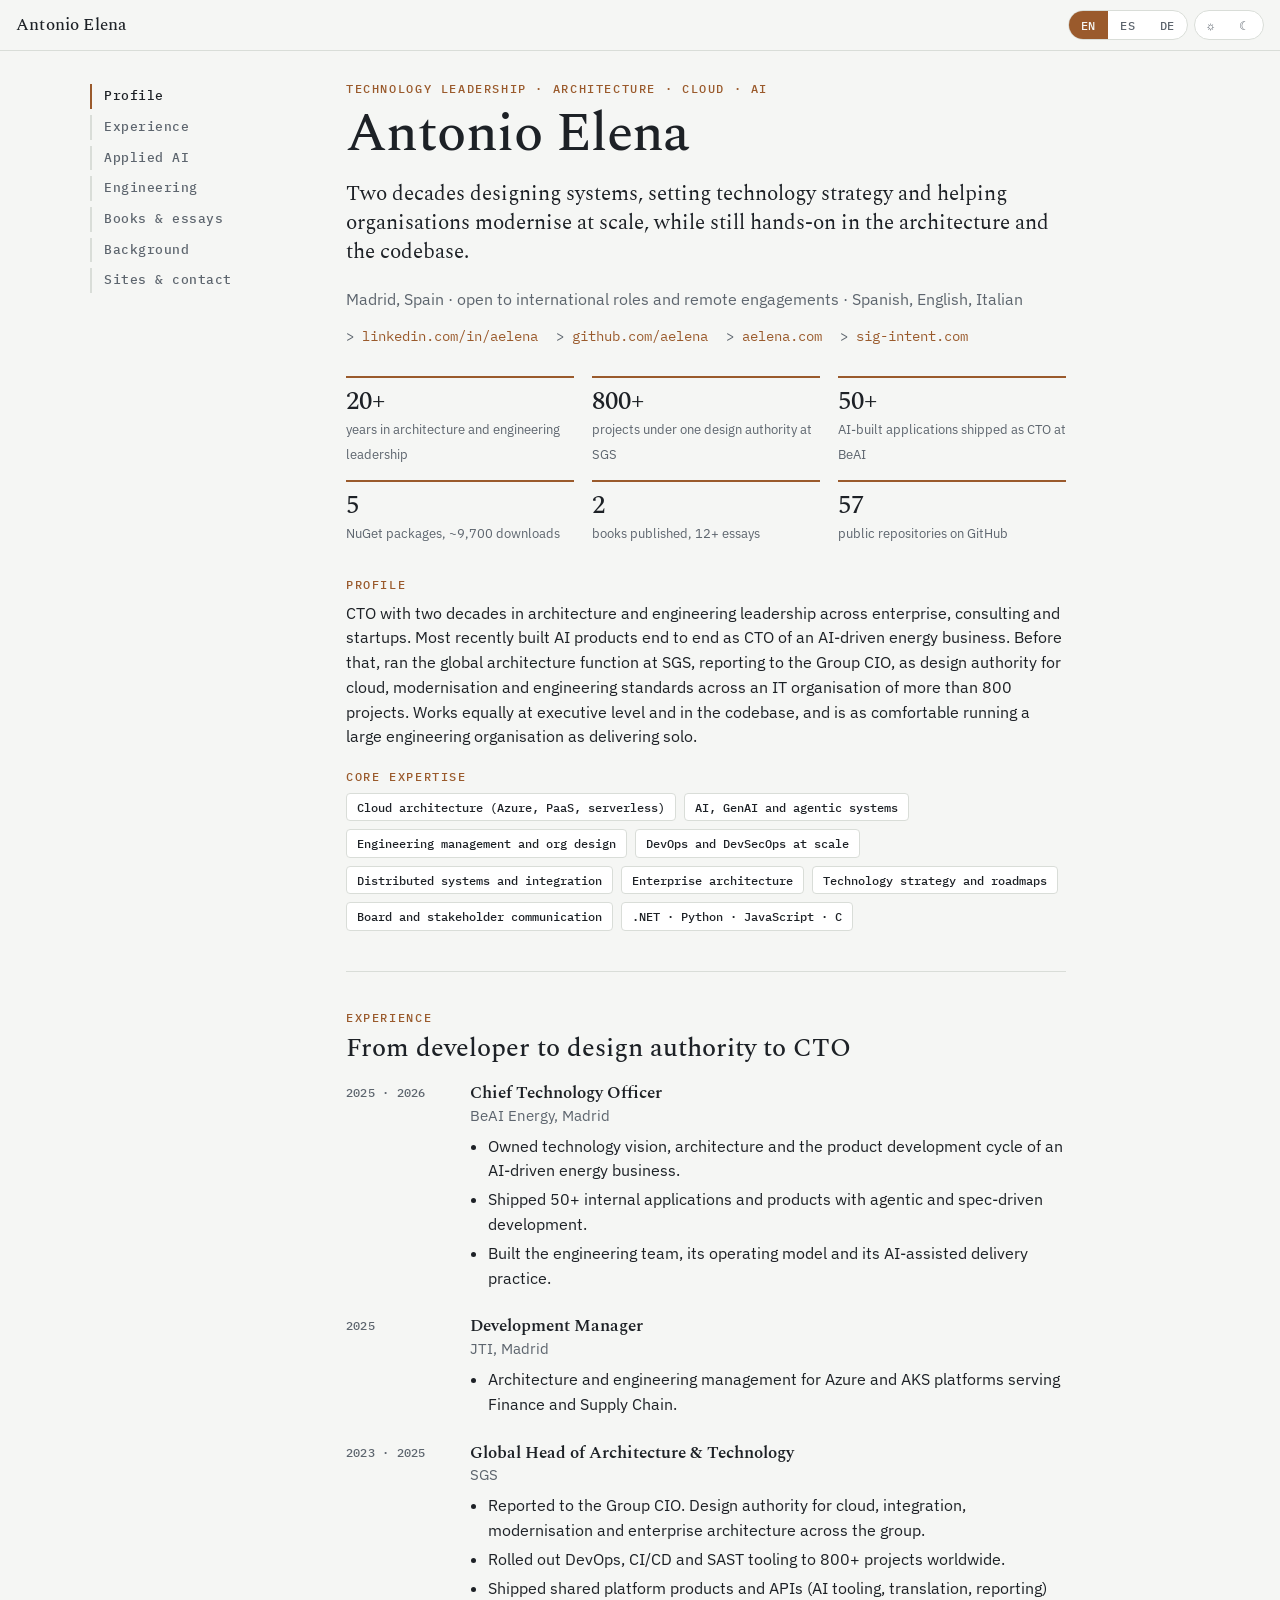
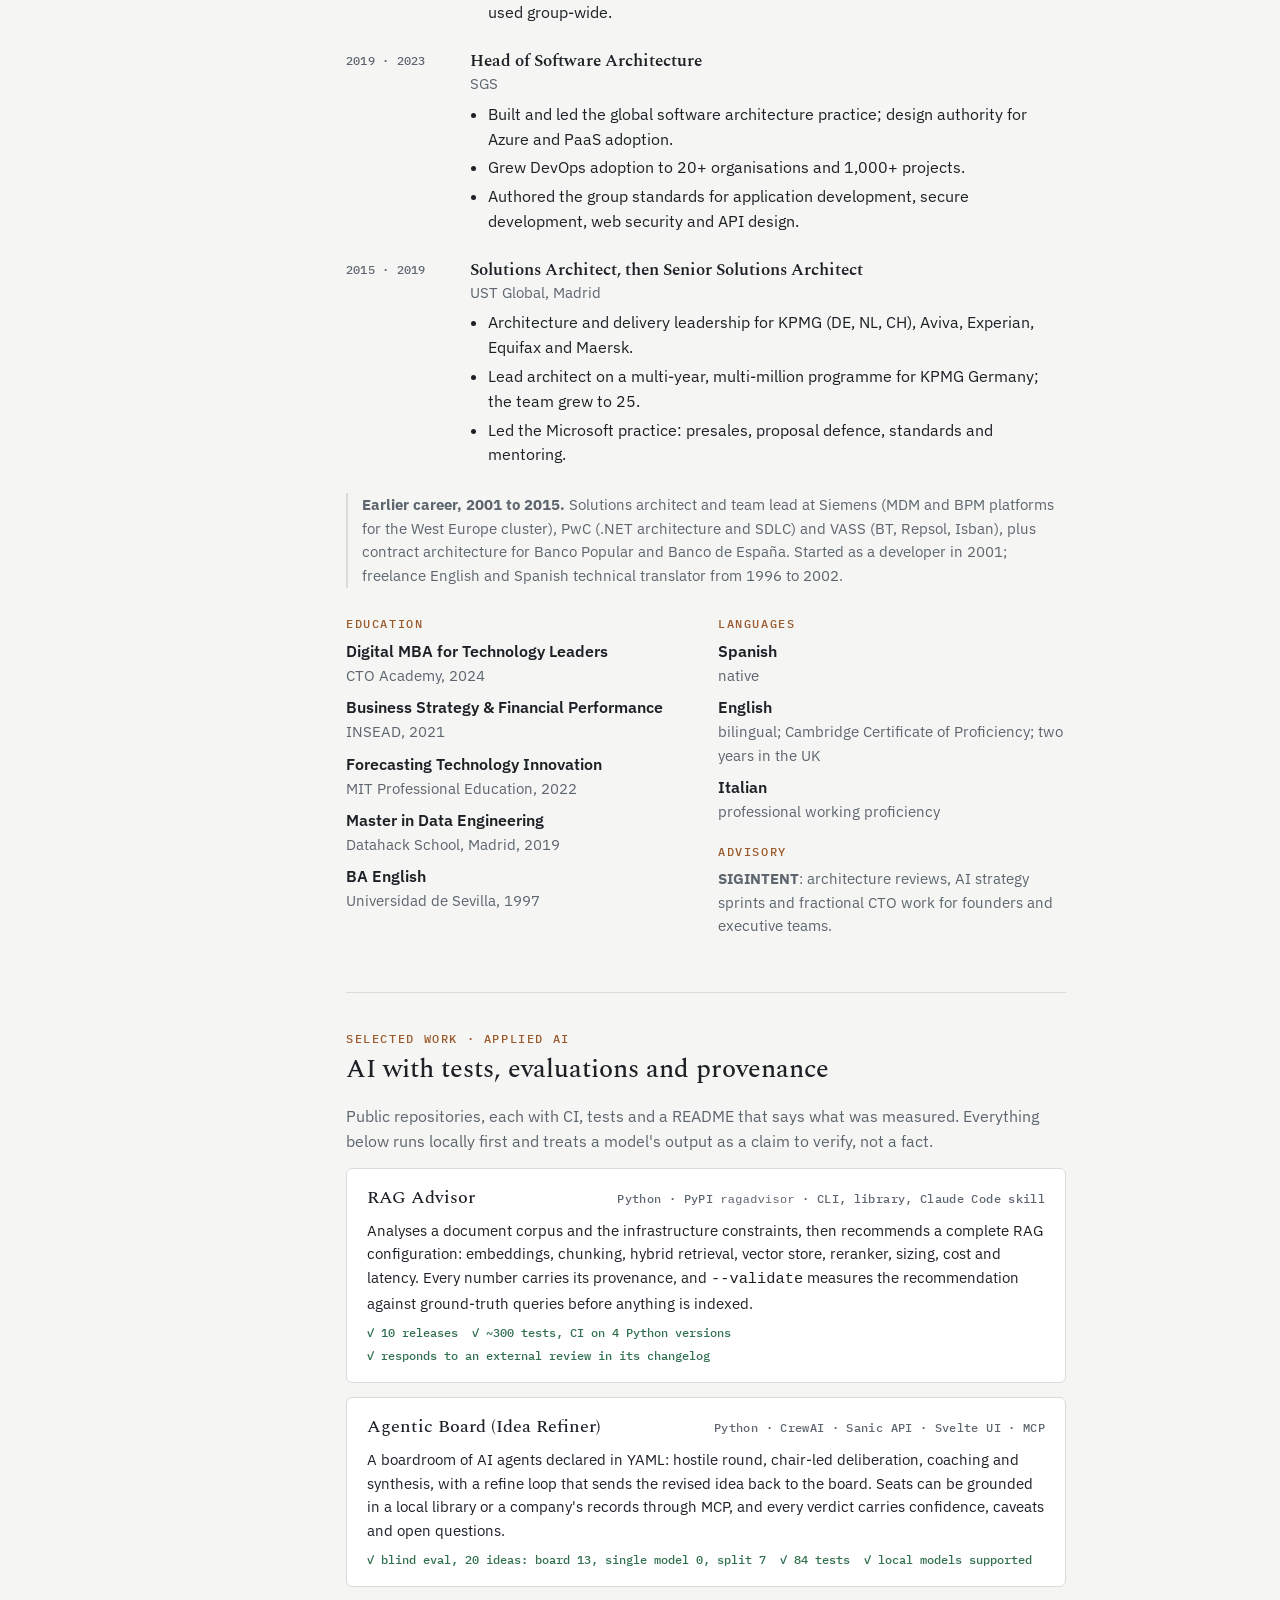
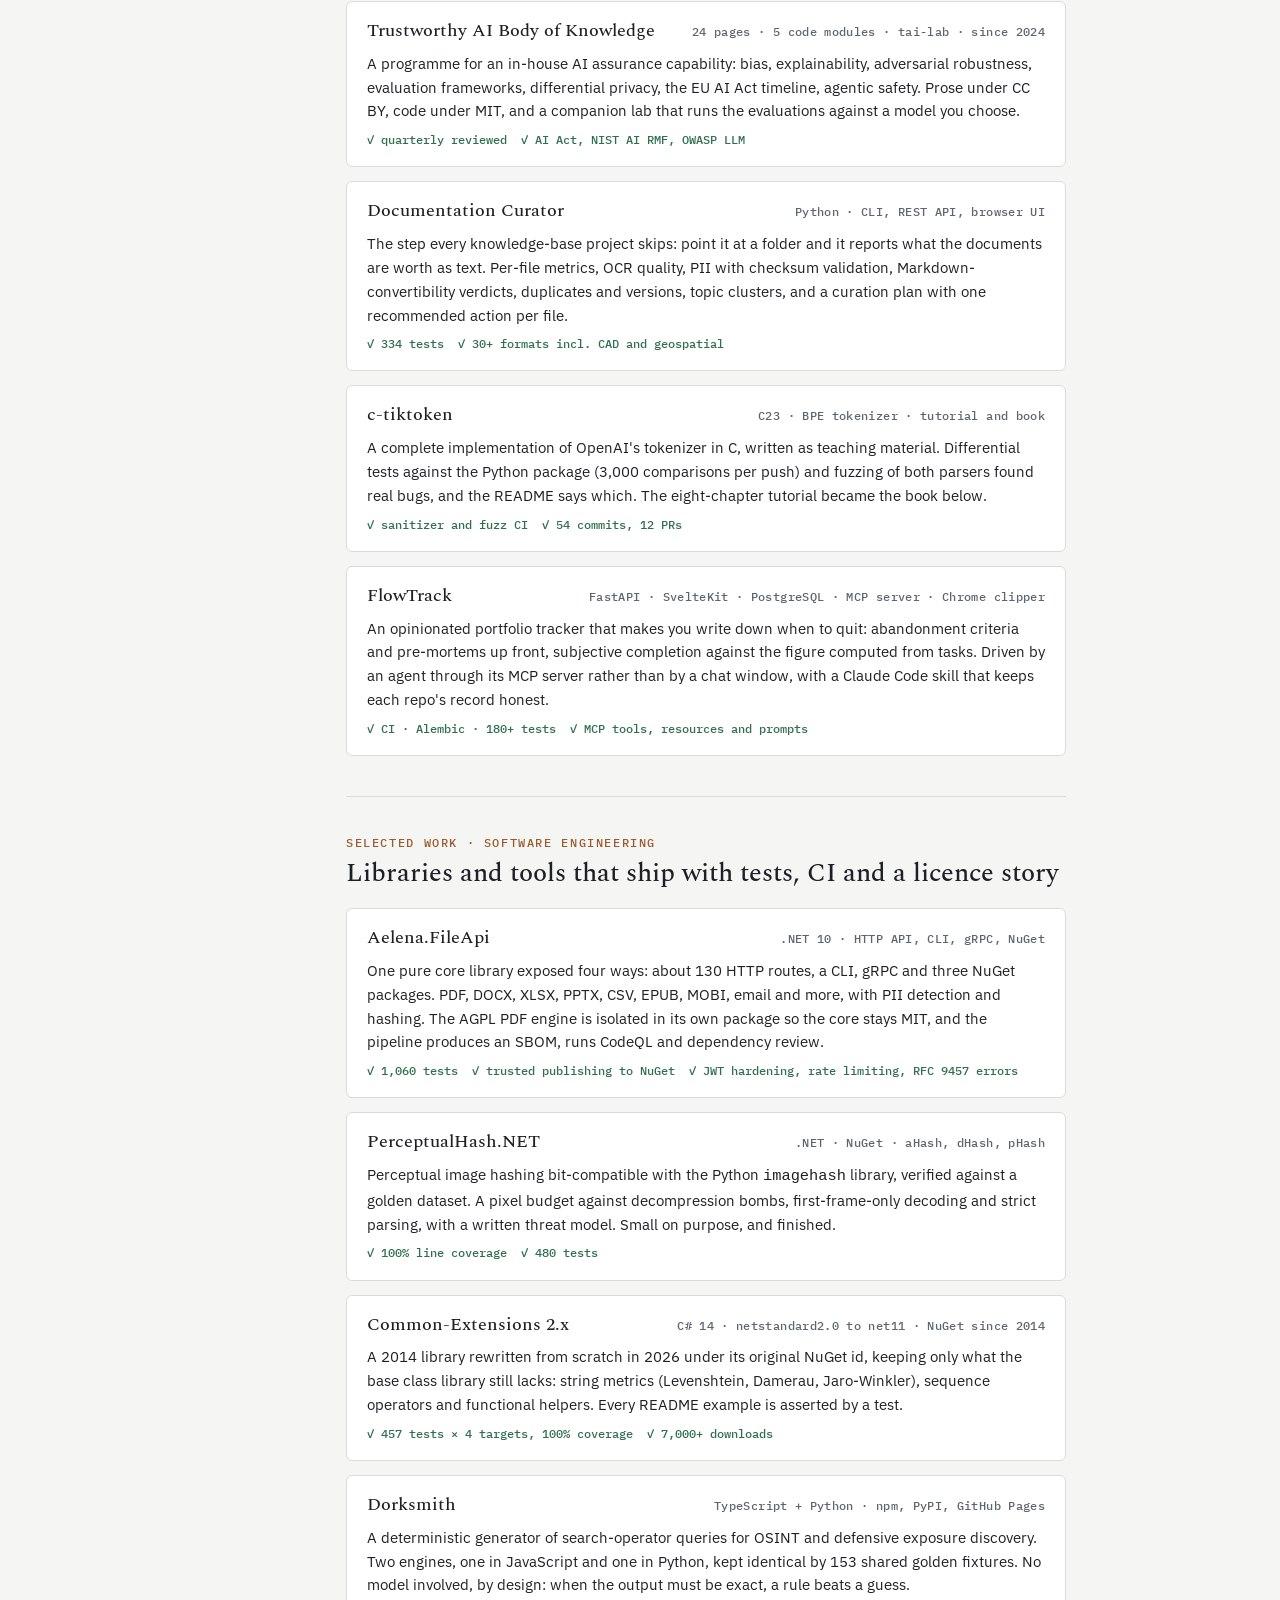
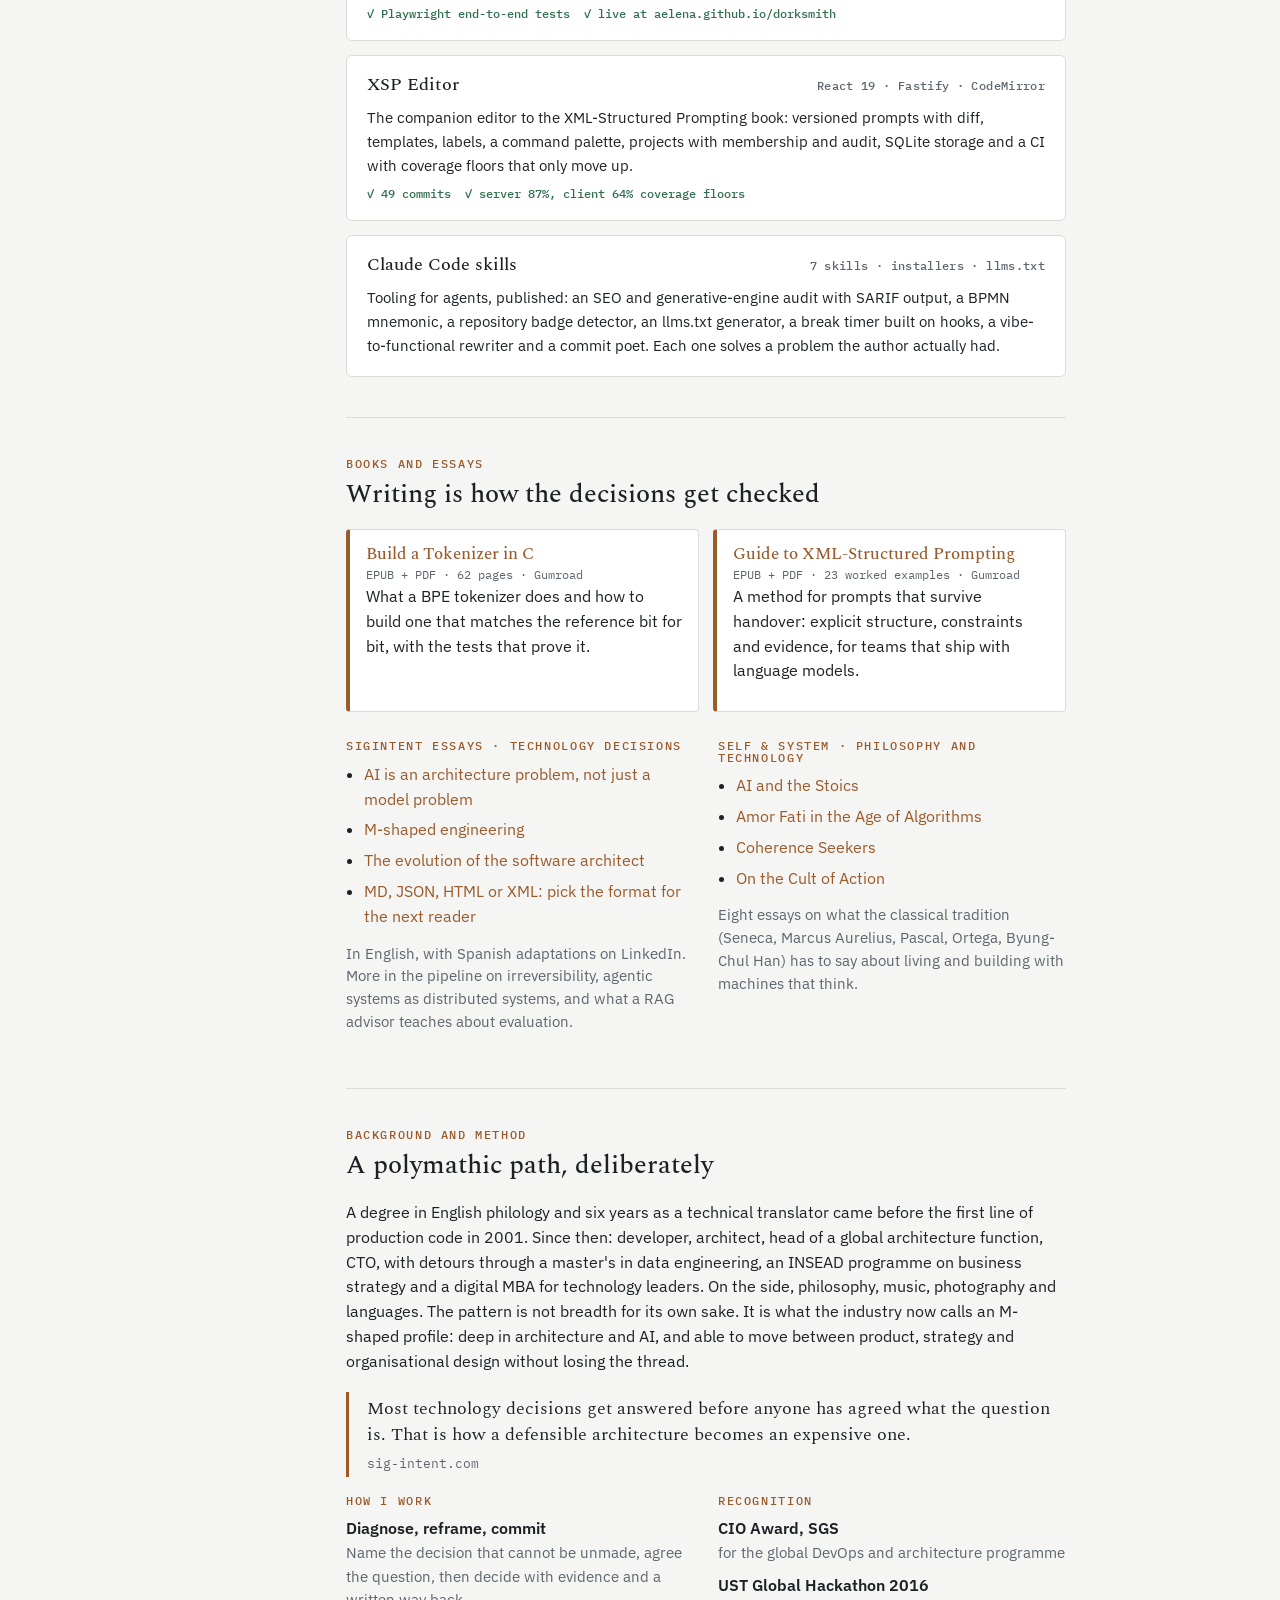
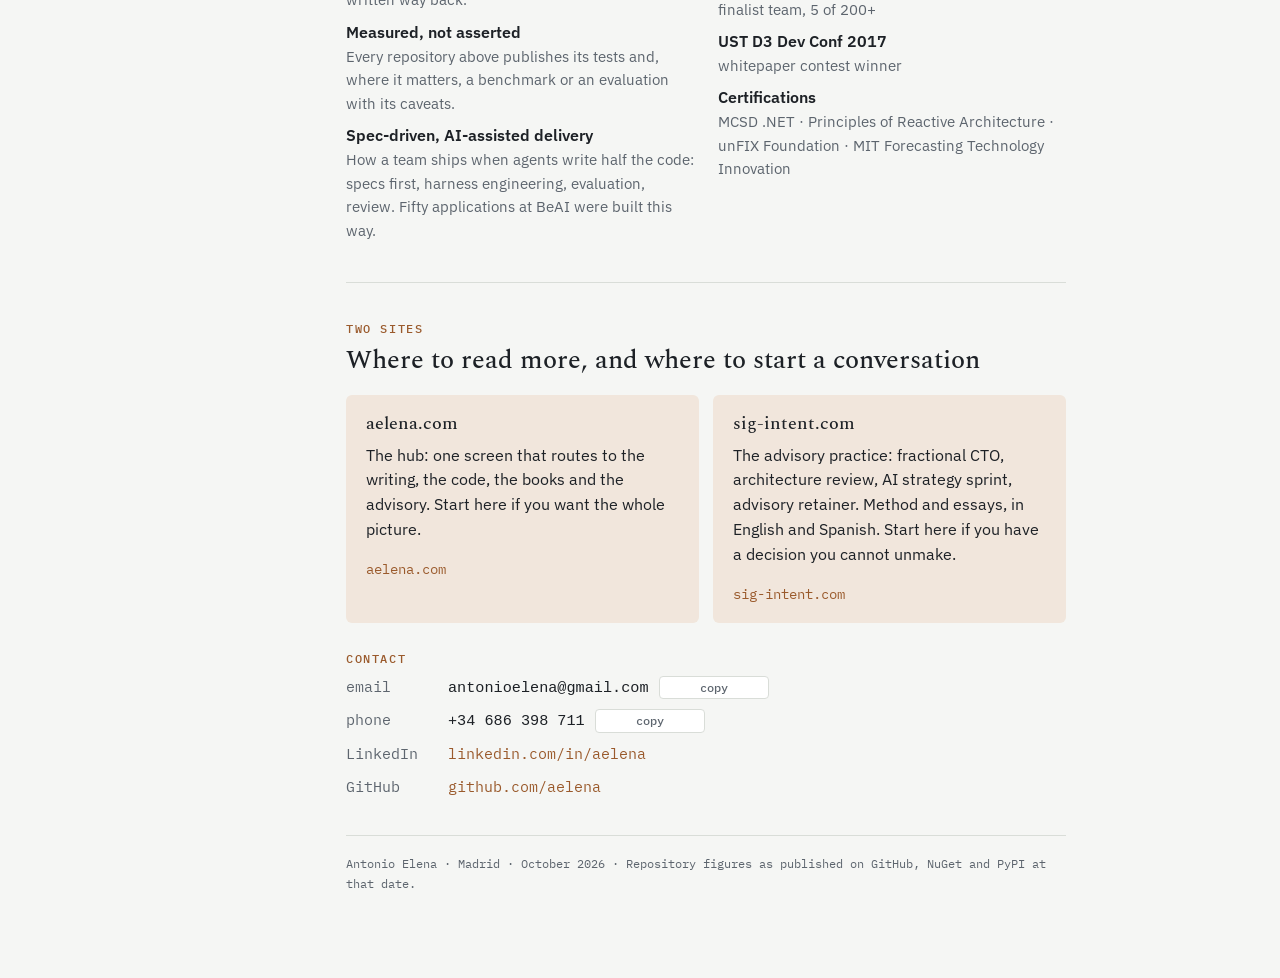
<file: tools/portfolio.src.html>
<!doctype html>
<html lang="en" data-lang="en">
<head>
<meta charset="utf-8">
<meta name="viewport" content="width=device-width, initial-scale=1, viewport-fit=cover">
<title>Antonio Elena · Portfolio</title>
<meta name="description" content="Antonio Elena: CTO, architect and author. Selected work in applied AI and software engineering, books, essays, and two sites. English, Spanish, German.">
<link rel="preconnect" href="https://fonts.googleapis.com">
<link rel="preconnect" href="https://fonts.gstatic.com" crossorigin>
<link rel="stylesheet" href="https://fonts.googleapis.com/css2?family=Spectral:ital,wght@0,400;0,500;0,600;1,400&family=IBM+Plex+Sans:wght@400;500;600&family=IBM+Plex+Mono:wght@400;500&display=swap">
<style>
/* Layout: a quiet left rail of sections on wide screens, one reading column of ~68ch, copper rules as the only ornament. */
:root {
  --bg: #f5f6f4;          /* cool paper */
  --surface: #ffffff;
  --fg: #1d2126;          /* ink */
  --muted: #5d656e;
  --rule: #d9ddd8;
  --accent: #9a5a2c;      /* copper, from the CV's section labels */
  --accent-soft: #f1e6dc;
  --ok: #2f6f4e;
  --display: "Spectral", Georgia, "Times New Roman", serif;
  --body: "IBM Plex Sans", "Segoe UI", Helvetica, Arial, sans-serif;
  --mono: "IBM Plex Mono", Consolas, "Courier New", monospace;
  color-scheme: light;
}
@media (prefers-color-scheme: dark) {
  :root:not([data-theme="light"]) {
    --bg: #141a1f; --surface: #1b2228; --fg: #e6e9ec; --muted: #9aa4ad; --rule: #2c353d;
    --accent: #d39a68; --accent-soft: #2b2420; --ok: #7fc39c; color-scheme: dark;
  }
}
:root[data-theme="dark"] {
  --bg: #141a1f; --surface: #1b2228; --fg: #e6e9ec; --muted: #9aa4ad; --rule: #2c353d;
  --accent: #d39a68; --accent-soft: #2b2420; --ok: #7fc39c; color-scheme: dark;
}

* { box-sizing: border-box; }
html { scroll-behavior: smooth; }
@media (prefers-reduced-motion: reduce) { html { scroll-behavior: auto; } *, *::before, *::after { transition: none !important; } }
body {
  margin: 0; background: var(--bg); color: var(--fg);
  font-family: var(--body); font-size: 16px; line-height: 1.55;
  padding-inline: 16px; padding-block: 0 48px;
}
a { color: var(--accent); text-decoration: none; border-bottom: 1px solid transparent; }
a:hover, a:focus-visible { border-bottom-color: var(--accent); outline: none; }
:focus-visible { outline: 2px solid var(--accent); outline-offset: 3px; }

/* language switch: only the active language's blocks are visible */
:root[data-lang="en"] [lang]:not([lang="en"]) { display: none !important; }
:root[data-lang="es"] [lang]:not([lang="es"]) { display: none !important; }
:root[data-lang="de"] [lang]:not([lang="de"]) { display: none !important; }

.top {
  position: sticky; top: env(safe-area-inset-top, 0px); z-index: 10;
  display: flex; align-items: center; justify-content: space-between; gap: 12px; flex-wrap: wrap;
  padding-block: 10px; margin-inline: -16px; padding-inline: 16px;
  background: color-mix(in srgb, var(--bg) 88%, transparent); backdrop-filter: blur(8px);
  border-bottom: 1px solid var(--rule);
}
.brand { font-family: var(--display); font-weight: 500; font-size: 1.05rem; letter-spacing: .01em; }
.controls { display: flex; gap: 6px; align-items: center; }
.seg { display: inline-flex; border: 1px solid var(--rule); border-radius: 999px; overflow: hidden; background: var(--surface); }
.seg button {
  font: 500 .78rem/1 var(--mono); letter-spacing: .06em; text-transform: uppercase;
  padding: 8px 12px; border: 0; background: transparent; color: var(--muted); cursor: pointer;
}
.seg button[aria-pressed="true"] { background: var(--accent); color: var(--bg); }
.seg button:not([aria-pressed="true"]):hover { color: var(--fg); }

.page { display: grid; grid-template-columns: minmax(0, 1fr); gap: 32px; max-width: 1100px; margin-inline: auto; padding-top: 24px; }
@media (min-width: 960px) { .page { grid-template-columns: 200px minmax(0, 1fr); gap: 56px; } }
nav.rail { display: none; }
@media (min-width: 960px) {
  nav.rail { display: block; position: sticky; top: 84px; align-self: start; }
  nav.rail ol { list-style: none; margin: 0; padding: 0; display: grid; gap: 6px; }
  nav.rail a { display: block; font: 500 .8rem/1.3 var(--mono); letter-spacing: .04em; color: var(--muted); padding: 4px 0 4px 12px; border-left: 2px solid var(--rule); border-bottom: 0; }
  nav.rail a:hover, nav.rail a.active { color: var(--fg); border-left-color: var(--accent); }
}
main { min-width: 0; max-width: 72ch; }

h1, h2, h3 { font-family: var(--display); font-weight: 500; text-wrap: balance; margin: 0; }
h1 { font-size: clamp(2.2rem, 5vw, 3.4rem); line-height: 1.05; letter-spacing: -.01em; }
h2 { font-size: 1.65rem; line-height: 1.2; margin-bottom: 18px; }
h3 { font-size: 1.15rem; line-height: 1.3; }
.eyebrow { font: 500 .72rem/1 var(--mono); letter-spacing: .14em; text-transform: uppercase; color: var(--accent); margin-bottom: 10px; }
section { padding-block: 40px; border-top: 1px solid var(--rule); }
section:first-of-type { border-top: 0; padding-top: 8px; }
p { margin: 0 0 14px; }
.lede { font-family: var(--display); font-size: 1.3rem; line-height: 1.4; color: var(--fg); margin: 18px 0 20px; }
.muted { color: var(--muted); }
.links { display: flex; flex-wrap: wrap; gap: 8px 18px; font-family: var(--mono); font-size: .85rem; }
.links a::before { content: "> "; color: var(--muted); }

.stats { display: grid; grid-template-columns: repeat(3, minmax(0, 1fr)); gap: 14px 18px; margin-top: 28px; }
@media (max-width: 560px) { .stats { grid-template-columns: repeat(2, minmax(0, 1fr)); } }
.stat { border-top: 2px solid var(--accent); padding-top: 10px; }
.stat b { display: block; font: 500 1.6rem/1.1 var(--display); font-variant-numeric: tabular-nums; }
.stat span { font-size: .82rem; color: var(--muted); }

.exp { display: grid; gap: 22px; }
.job { display: grid; grid-template-columns: 110px minmax(0, 1fr); gap: 14px; }
@media (max-width: 520px) { .job { grid-template-columns: 1fr; gap: 4px; } }
.job time { font: 500 .78rem/1.6 var(--mono); color: var(--muted); letter-spacing: .02em; }
.job h3 { font-weight: 600; font-size: 1.05rem; }
.job .org { color: var(--muted); font-size: .92rem; margin-bottom: 6px; }
.job ul { margin: 0; padding-left: 18px; }
.job li { margin-bottom: 4px; }
.earlier { font-size: .95rem; color: var(--muted); border-left: 2px solid var(--rule); padding-left: 14px; }

.tags { display: flex; flex-wrap: wrap; gap: 8px; }
.tags span { font: 500 .78rem/1 var(--mono); padding: 7px 10px; border: 1px solid var(--rule); border-radius: 4px; background: var(--surface); }

.grid2 { display: grid; grid-template-columns: repeat(auto-fit, minmax(240px, 1fr)); gap: 24px; }
dl { margin: 0; display: grid; gap: 8px; }
dt { font-weight: 600; }
dd { margin: 0; color: var(--muted); font-size: .95rem; }

.work { display: grid; gap: 14px; }
.card { background: var(--surface); border: 1px solid var(--rule); border-radius: 6px; padding: 18px 20px; display: grid; gap: 8px; }
.card header { display: flex; align-items: baseline; justify-content: space-between; gap: 12px; flex-wrap: wrap; }
.card h3 a { color: var(--fg); }
.card h3 a:hover { color: var(--accent); }
.card .meta { font: 500 .74rem/1 var(--mono); color: var(--muted); letter-spacing: .03em; }
.card p { margin: 0; font-size: .96rem; }
.signals { display: flex; flex-wrap: wrap; gap: 6px 14px; font: 500 .76rem/1.4 var(--mono); color: var(--ok); }
.signals span::before { content: "✓ "; }
.group-title { display: flex; align-items: center; gap: 12px; margin: 26px 0 12px; }
.group-title:first-of-type { margin-top: 0; }
.group-title h3 { font-size: 1rem; font-family: var(--mono); font-weight: 500; letter-spacing: .08em; text-transform: uppercase; color: var(--muted); }
.group-title::after { content: ""; flex: 1; height: 1px; background: var(--rule); }

.books { display: grid; grid-template-columns: repeat(auto-fit, minmax(220px, 1fr)); gap: 14px; }
.book { border: 1px solid var(--rule); border-left: 4px solid var(--accent); border-radius: 4px; padding: 14px 16px; background: var(--surface); }
.book h3 { font-size: 1.05rem; }
.book .meta { font: .76rem/1.5 var(--mono); color: var(--muted); }
.essays li { margin-bottom: 6px; }
.essays { padding-left: 18px; margin: 0 0 14px; }

blockquote { margin: 18px 0; padding: 4px 0 4px 18px; border-left: 3px solid var(--accent); font-family: var(--display); font-size: 1.15rem; line-height: 1.45; }
blockquote footer { font: .8rem/1.4 var(--mono); color: var(--muted); margin-top: 6px; }

.sites { display: grid; grid-template-columns: repeat(auto-fit, minmax(260px, 1fr)); gap: 14px; }
.site { background: var(--accent-soft); border-radius: 6px; padding: 18px 20px; }
.site h3 { margin-bottom: 6px; }
.site a.url { font-family: var(--mono); font-size: .9rem; }

.contact { display: grid; gap: 8px; font-family: var(--mono); font-size: .95rem; }
.contact span { color: var(--muted); display: inline-block; min-width: 92px; }
.contact .row { display: flex; gap: 10px; align-items: baseline; flex-wrap: wrap; }
.copy { font: 500 .72rem/1 var(--mono); padding: 5px 8px; border: 1px solid var(--rule); border-radius: 4px; background: var(--surface); color: var(--muted); cursor: pointer; }
.copy:hover { color: var(--fg); }
footer.end { margin-top: 36px; padding-top: 18px; border-top: 1px solid var(--rule); font: .78rem/1.6 var(--mono); color: var(--muted); }
</style>
</head>
<body>

<div class="top" role="banner">
  <div class="brand">Antonio Elena</div>
  <div class="controls">
    <div class="seg" role="group" aria-label="Language">
      <button type="button" data-set-lang="en" aria-pressed="true">EN</button>
      <button type="button" data-set-lang="es" aria-pressed="false">ES</button>
      <button type="button" data-set-lang="de" aria-pressed="false">DE</button>
    </div>
    <div class="seg" role="group" aria-label="Theme">
      <button type="button" data-set-theme="light" aria-pressed="false" title="Light">☼</button>
      <button type="button" data-set-theme="dark" aria-pressed="false" title="Dark">☾</button>
    </div>
  </div>
</div>

<div class="page">
<nav class="rail" aria-label="Sections">
  <ol>
    <li><a href="#cv"><span lang="en">Profile</span><span lang="es">Perfil</span><span lang="de">Profil</span></a></li>
    <li><a href="#experience"><span lang="en">Experience</span><span lang="es">Experiencia</span><span lang="de">Erfahrung</span></a></li>
    <li><a href="#ai"><span lang="en">Applied AI</span><span lang="es">IA aplicada</span><span lang="de">Angewandte KI</span></a></li>
    <li><a href="#engineering"><span lang="en">Engineering</span><span lang="es">Ingeniería</span><span lang="de">Engineering</span></a></li>
    <li><a href="#writing"><span lang="en">Books &amp; essays</span><span lang="es">Libros y ensayos</span><span lang="de">Bücher &amp; Essays</span></a></li>
    <li><a href="#background"><span lang="en">Background</span><span lang="es">Trayectoria</span><span lang="de">Hintergrund</span></a></li>
    <li><a href="#sites"><span lang="en">Sites &amp; contact</span><span lang="es">Sitios y contacto</span><span lang="de">Seiten &amp; Kontakt</span></a></li>
  </ol>
</nav>

<main>

<!-- ============================================================ HERO / CV ============================================================ -->
<section id="cv">
  <div class="eyebrow">
    <span lang="en">Technology leadership · Architecture · Cloud · AI</span>
    <span lang="es">Liderazgo tecnológico · Arquitectura · Cloud · IA</span>
    <span lang="de">Technologieführung · Architektur · Cloud · KI</span>
  </div>
  <h1>Antonio Elena</h1>
  <p class="lede">
    <span lang="en">Two decades designing systems, setting technology strategy and helping organisations modernise at scale, while still hands-on in the architecture and the codebase.</span>
    <span lang="es">Dos décadas diseñando sistemas, definiendo estrategia tecnológica y ayudando a organizaciones a modernizarse a escala, sin dejar de tener las manos en la arquitectura y en el código.</span>
    <span lang="de">Zwei Jahrzehnte Systeme entwerfen, Technologiestrategie setzen und Organisationen bei der Modernisierung im großen Maßstab begleiten, und dabei weiterhin selbst in Architektur und Code arbeiten.</span>
  </p>
  <p class="muted">
    <span lang="en">Madrid, Spain · open to international roles and remote engagements · Spanish, English, Italian</span>
    <span lang="es">Madrid · abierto a roles internacionales y proyectos en remoto · español, inglés, italiano</span>
    <span lang="de">Madrid, Spanien · offen für internationale Rollen und Remote-Mandate · Spanisch, Englisch, Italienisch</span>
  </p>
  <div class="links">
    <a href="https://www.linkedin.com/in/aelena/" target="_blank" rel="noopener">linkedin.com/in/aelena</a>
    <a href="https://github.com/aelena" target="_blank" rel="noopener">github.com/aelena</a>
    <a href="https://aelena.com" target="_blank" rel="noopener">aelena.com</a>
    <a href="https://sig-intent.com" target="_blank" rel="noopener">sig-intent.com</a>
  </div>

  <div class="stats" aria-label="At a glance">
    <div class="stat"><b>20+</b><span lang="en">years in architecture and engineering leadership</span><span lang="es">años en arquitectura y liderazgo de ingeniería</span><span lang="de">Jahre Architektur und Engineering-Führung</span></div>
    <div class="stat"><b>800+</b><span lang="en">projects under one design authority at SGS</span><span lang="es">proyectos bajo una misma autoridad de diseño en SGS</span><span lang="de">Projekte unter einer Design Authority bei SGS</span></div>
    <div class="stat"><b>50+</b><span lang="en">AI-built applications shipped as CTO at BeAI</span><span lang="es">aplicaciones construidas con IA como CTO en BeAI</span><span lang="de">KI-gestützt gebaute Anwendungen als CTO bei BeAI</span></div>
    <div class="stat"><b>5</b><span lang="en">NuGet packages, ~9,700 downloads</span><span lang="es">paquetes NuGet, ~9.700 descargas</span><span lang="de">NuGet-Pakete, ca. 9.700 Downloads</span></div>
    <div class="stat"><b>2</b><span lang="en">books published, 12+ essays</span><span lang="es">libros publicados, más de 12 ensayos</span><span lang="de">veröffentlichte Bücher, über 12 Essays</span></div>
    <div class="stat"><b>57</b><span lang="en">public repositories on GitHub</span><span lang="es">repositorios públicos en GitHub</span><span lang="de">öffentliche Repositories auf GitHub</span></div>
  </div>

  <div style="margin-top:34px">
    <div class="eyebrow"><span lang="en">Profile</span><span lang="es">Perfil</span><span lang="de">Profil</span></div>
    <p lang="en">CTO with two decades in architecture and engineering leadership across enterprise, consulting and startups. Most recently built AI products end to end as CTO of an AI-driven energy business. Before that, ran the global architecture function at SGS, reporting to the Group CIO, as design authority for cloud, modernisation and engineering standards across an IT organisation of more than 800 projects. Works equally at executive level and in the codebase, and is as comfortable running a large engineering organisation as delivering solo.</p>
    <p lang="es">CTO con dos décadas en arquitectura y liderazgo de ingeniería en gran empresa, consultoría y startups. Recientemente, construcción de productos de IA de principio a fin como CTO de una empresa energética basada en IA. Antes, dirección de la función global de arquitectura de SGS, reportando al CIO del grupo, como autoridad de diseño en cloud, modernización y estándares de ingeniería para una organización de TI de más de 800 proyectos. Trabaja igual de bien a nivel ejecutivo que en el código, y se mueve con la misma soltura dirigiendo una gran organización de ingeniería que entregando en solitario.</p>
    <p lang="de">CTO mit zwei Jahrzehnten Architektur- und Engineering-Führung in Konzernen, Beratung und Startups. Zuletzt als CTO eines KI-getriebenen Energieunternehmens KI-Produkte von Anfang bis Ende gebaut. Davor Leitung der globalen Architekturfunktion bei SGS, berichtend an den Group CIO, als Design Authority für Cloud, Modernisierung und Engineering-Standards einer IT-Organisation mit über 800 Projekten. Arbeitet gleichermaßen auf Vorstandsebene und im Code, führt eine große Engineering-Organisation ebenso souverän wie er allein liefert.</p>

    <div class="eyebrow" style="margin-top:22px"><span lang="en">Core expertise</span><span lang="es">Competencias clave</span><span lang="de">Kernkompetenzen</span></div>
    <div class="tags">
      <span lang="en">Cloud architecture (Azure, PaaS, serverless)</span><span lang="es">Arquitectura cloud (Azure, PaaS, serverless)</span><span lang="de">Cloud-Architektur (Azure, PaaS, Serverless)</span>
      <span lang="en">AI, GenAI and agentic systems</span><span lang="es">IA, GenAI y sistemas agénticos</span><span lang="de">KI, GenAI und agentische Systeme</span>
      <span lang="en">Engineering management and org design</span><span lang="es">Dirección de ingeniería y diseño organizativo</span><span lang="de">Engineering-Management und Organisationsdesign</span>
      <span lang="en">DevOps and DevSecOps at scale</span><span lang="es">DevOps y DevSecOps a escala</span><span lang="de">DevOps und DevSecOps im großen Maßstab</span>
      <span lang="en">Distributed systems and integration</span><span lang="es">Sistemas distribuidos e integración</span><span lang="de">Verteilte Systeme und Integration</span>
      <span lang="en">Enterprise architecture</span><span lang="es">Arquitectura empresarial</span><span lang="de">Enterprise-Architektur</span>
      <span lang="en">Technology strategy and roadmaps</span><span lang="es">Estrategia tecnológica y roadmaps</span><span lang="de">Technologiestrategie und Roadmaps</span>
      <span lang="en">Board and stakeholder communication</span><span lang="es">Comunicación con consejo y stakeholders</span><span lang="de">Kommunikation mit Vorstand und Stakeholdern</span>
      <span>.NET · Python · JavaScript · C</span>
    </div>
  </div>
</section>

<!-- ============================================================ EXPERIENCE ============================================================ -->
<section id="experience">
  <div class="eyebrow"><span lang="en">Experience</span><span lang="es">Experiencia</span><span lang="de">Erfahrung</span></div>
  <h2><span lang="en">From developer to design authority to CTO</span><span lang="es">De desarrollador a autoridad de diseño a CTO</span><span lang="de">Vom Entwickler über die Design Authority zum CTO</span></h2>
  <div class="exp">
    <article class="job">
      <time>2025 · 2026</time>
      <div>
        <h3>Chief Technology Officer</h3>
        <div class="org">BeAI Energy, Madrid</div>
        <ul lang="en"><li>Owned technology vision, architecture and the product development cycle of an AI-driven energy business.</li><li>Shipped 50+ internal applications and products with agentic and spec-driven development.</li><li>Built the engineering team, its operating model and its AI-assisted delivery practice.</li></ul>
        <ul lang="es"><li>Responsable de la visión tecnológica, la arquitectura y el ciclo de desarrollo de producto de una energética basada en IA.</li><li>Más de 50 aplicaciones y productos internos entregados con desarrollo agéntico y dirigido por especificaciones.</li><li>Construcción del equipo de ingeniería, su modelo operativo y su práctica de entrega asistida por IA.</li></ul>
        <ul lang="de"><li>Verantwortlich für Technologievision, Architektur und Produktentwicklungszyklus eines KI-getriebenen Energieunternehmens.</li><li>Über 50 interne Anwendungen und Produkte mit agentischer, spezifikationsgetriebener Entwicklung ausgeliefert.</li><li>Aufbau des Engineering-Teams, seines Betriebsmodells und seiner KI-gestützten Delivery-Praxis.</li></ul>
      </div>
    </article>
    <article class="job">
      <time>2025</time>
      <div>
        <h3>Development Manager</h3>
        <div class="org">JTI, Madrid</div>
        <ul lang="en"><li>Architecture and engineering management for Azure and AKS platforms serving Finance and Supply Chain.</li></ul>
        <ul lang="es"><li>Arquitectura y dirección de ingeniería de plataformas Azure y AKS para Finanzas y Cadena de Suministro.</li></ul>
        <ul lang="de"><li>Architektur und Engineering-Management für Azure- und AKS-Plattformen für Finance und Supply Chain.</li></ul>
      </div>
    </article>
    <article class="job">
      <time>2023 · 2025</time>
      <div>
        <h3>Global Head of Architecture &amp; Technology</h3>
        <div class="org">SGS</div>
        <ul lang="en"><li>Reported to the Group CIO. Design authority for cloud, integration, modernisation and enterprise architecture across the group.</li><li>Rolled out DevOps, CI/CD and SAST tooling to 800+ projects worldwide.</li><li>Shipped shared platform products and APIs (AI tooling, translation, reporting) used group-wide.</li></ul>
        <ul lang="es"><li>Reportando al CIO del grupo. Autoridad de diseño en cloud, integración, modernización y arquitectura empresarial para todo el grupo.</li><li>Despliegue de DevOps, CI/CD y herramientas SAST en más de 800 proyectos en todo el mundo.</li><li>Productos de plataforma y APIs compartidos (herramientas de IA, traducción, reporting) usados en todo el grupo.</li></ul>
        <ul lang="de"><li>Berichtslinie an den Group CIO. Design Authority für Cloud, Integration, Modernisierung und Enterprise-Architektur konzernweit.</li><li>Rollout von DevOps, CI/CD und SAST-Tooling auf über 800 Projekte weltweit.</li><li>Gemeinsame Plattformprodukte und APIs (KI-Tooling, Übersetzung, Reporting) für den gesamten Konzern.</li></ul>
      </div>
    </article>
    <article class="job">
      <time>2019 · 2023</time>
      <div>
        <h3>Head of Software Architecture</h3>
        <div class="org">SGS</div>
        <ul lang="en"><li>Built and led the global software architecture practice; design authority for Azure and PaaS adoption.</li><li>Grew DevOps adoption to 20+ organisations and 1,000+ projects.</li><li>Authored the group standards for application development, secure development, web security and API design.</li></ul>
        <ul lang="es"><li>Creación y dirección de la práctica global de arquitectura de software; autoridad de diseño para la adopción de Azure y PaaS.</li><li>Adopción de DevOps extendida a más de 20 organizaciones y 1.000 proyectos.</li><li>Autor de los estándares del grupo de desarrollo de aplicaciones, desarrollo seguro, seguridad web y diseño de APIs.</li></ul>
        <ul lang="de"><li>Aufbau und Leitung der globalen Software-Architektur-Praxis; Design Authority für Azure- und PaaS-Einführung.</li><li>DevOps-Adoption auf über 20 Organisationen und 1.000 Projekte ausgeweitet.</li><li>Autor der Konzernstandards für Anwendungsentwicklung, sichere Entwicklung, Web-Sicherheit und API-Design.</li></ul>
      </div>
    </article>
    <article class="job">
      <time>2015 · 2019</time>
      <div>
        <h3>Solutions Architect, then Senior Solutions Architect</h3>
        <div class="org">UST Global, Madrid</div>
        <ul lang="en"><li>Architecture and delivery leadership for KPMG (DE, NL, CH), Aviva, Experian, Equifax and Maersk.</li><li>Lead architect on a multi-year, multi-million programme for KPMG Germany; the team grew to 25.</li><li>Led the Microsoft practice: presales, proposal defence, standards and mentoring.</li></ul>
        <ul lang="es"><li>Liderazgo de arquitectura y entrega para KPMG (DE, NL, CH), Aviva, Experian, Equifax y Maersk.</li><li>Arquitecto principal de un programa plurianual multimillonario para KPMG Alemania; el equipo creció hasta 25 personas.</li><li>Dirección de la práctica Microsoft: preventa, defensa de propuestas, estándares y mentoría.</li></ul>
        <ul lang="de"><li>Architektur- und Delivery-Führung für KPMG (DE, NL, CH), Aviva, Experian, Equifax und Maersk.</li><li>Leitender Architekt eines mehrjährigen Millionenprogramms für KPMG Deutschland; das Team wuchs auf 25 Personen.</li><li>Leitung der Microsoft-Practice: Presales, Angebotsverteidigung, Standards und Mentoring.</li></ul>
      </div>
    </article>
  </div>
  <p class="earlier" style="margin-top:22px">
    <span lang="en"><b>Earlier career, 2001 to 2015.</b> Solutions architect and team lead at Siemens (MDM and BPM platforms for the West Europe cluster), PwC (.NET architecture and SDLC) and VASS (BT, Repsol, Isban), plus contract architecture for Banco Popular and Banco de España. Started as a developer in 2001; freelance English and Spanish technical translator from 1996 to 2002.</span>
    <span lang="es"><b>Etapa anterior, 2001 a 2015.</b> Arquitecto de soluciones y jefe de equipo en Siemens (plataformas MDM y BPM para el clúster de Europa Occidental), PwC (arquitectura .NET y SDLC) y VASS (BT, Repsol, Isban), más arquitectura como contratista para Banco Popular y Banco de España. Empezó como desarrollador en 2001; traductor técnico inglés-español freelance de 1996 a 2002.</span>
    <span lang="de"><b>Frühere Laufbahn, 2001 bis 2015.</b> Solutions Architect und Teamleiter bei Siemens (MDM- und BPM-Plattformen für den Cluster Westeuropa), PwC (.NET-Architektur und SDLC) und VASS (BT, Repsol, Isban), dazu Architektur im Auftrag für Banco Popular und Banco de España. Einstieg als Entwickler 2001; freiberuflicher technischer Übersetzer Englisch/Spanisch von 1996 bis 2002.</span>
  </p>

  <div class="grid2" style="margin-top:30px">
    <div>
      <div class="eyebrow"><span lang="en">Education</span><span lang="es">Formación</span><span lang="de">Ausbildung</span></div>
      <dl>
        <div><dt>Digital MBA for Technology Leaders</dt><dd>CTO Academy, 2024</dd></div>
        <div><dt>Business Strategy &amp; Financial Performance</dt><dd>INSEAD, 2021</dd></div>
        <div><dt>Forecasting Technology Innovation</dt><dd>MIT Professional Education, 2022</dd></div>
        <div><dt>Master in Data Engineering</dt><dd>Datahack School, Madrid, 2019</dd></div>
        <div><dt><span lang="en">BA English</span><span lang="es">Licenciatura en Filología Inglesa</span><span lang="de">BA Anglistik</span></dt><dd>Universidad de Sevilla, 1997</dd></div>
      </dl>
    </div>
    <div>
      <div class="eyebrow"><span lang="en">Languages</span><span lang="es">Idiomas</span><span lang="de">Sprachen</span></div>
      <dl>
        <div><dt><span lang="en">Spanish</span><span lang="es">Español</span><span lang="de">Spanisch</span></dt><dd><span lang="en">native</span><span lang="es">nativo</span><span lang="de">Muttersprache</span></dd></div>
        <div><dt><span lang="en">English</span><span lang="es">Inglés</span><span lang="de">Englisch</span></dt><dd><span lang="en">bilingual; Cambridge Certificate of Proficiency; two years in the UK</span><span lang="es">bilingüe; Cambridge Certificate of Proficiency; dos años en el Reino Unido</span><span lang="de">zweisprachig; Cambridge Certificate of Proficiency; zwei Jahre im Vereinigten Königreich</span></dd></div>
        <div><dt><span lang="en">Italian</span><span lang="es">Italiano</span><span lang="de">Italienisch</span></dt><dd><span lang="en">professional working proficiency</span><span lang="es">nivel profesional</span><span lang="de">verhandlungssicher im Beruf</span></dd></div>
      </dl>
      <div class="eyebrow" style="margin-top:22px"><span lang="en">Advisory</span><span lang="es">Asesoría</span><span lang="de">Beratung</span></div>
      <p class="muted" style="font-size:.95rem">
        <span lang="en"><b>SIGINTENT</b>: architecture reviews, AI strategy sprints and fractional CTO work for founders and executive teams.</span>
        <span lang="es"><b>SIGINTENT</b>: revisiones de arquitectura, sprints de estrategia de IA y trabajo como CTO fraccional para fundadores y equipos directivos.</span>
        <span lang="de"><b>SIGINTENT</b>: Architektur-Reviews, KI-Strategie-Sprints und Fractional-CTO-Mandate für Gründer und Führungsteams.</span>
      </p>
    </div>
  </div>
</section>

<!-- ============================================================ APPLIED AI ============================================================ -->
<section id="ai">
  <div class="eyebrow"><span lang="en">Selected work · Applied AI</span><span lang="es">Trabajo seleccionado · IA aplicada</span><span lang="de">Ausgewählte Arbeiten · Angewandte KI</span></div>
  <h2><span lang="en">AI with tests, evaluations and provenance</span><span lang="es">IA con tests, evaluaciones y procedencia</span><span lang="de">KI mit Tests, Evaluierung und Herkunftsnachweis</span></h2>
  <p class="muted">
    <span lang="en">Public repositories, each with CI, tests and a README that says what was measured. Everything below runs locally first and treats a model's output as a claim to verify, not a fact.</span>
    <span lang="es">Repositorios públicos, cada uno con CI, tests y un README que dice qué se midió. Todo lo de abajo funciona primero en local y trata la salida de un modelo como una afirmación a verificar, no como un hecho.</span>
    <span lang="de">Öffentliche Repositories, jedes mit CI, Tests und einem README, das sagt, was gemessen wurde. Alles läuft zuerst lokal und behandelt Modellausgaben als zu prüfende Behauptung, nicht als Tatsache.</span>
  </p>
  <div class="work">
    <article class="card">
      <header><h3><a href="https://github.com/aelena/rag-advisor" target="_blank" rel="noopener">RAG Advisor</a></h3><span class="meta">Python · PyPI <code>ragadvisor</code> · CLI, library, Claude Code skill</span></header>
      <p lang="en">Analyses a document corpus and the infrastructure constraints, then recommends a complete RAG configuration: embeddings, chunking, hybrid retrieval, vector store, reranker, sizing, cost and latency. Every number carries its provenance, and <code>--validate</code> measures the recommendation against ground-truth queries before anything is indexed.</p>
      <p lang="es">Analiza un corpus de documentos y las restricciones de infraestructura y recomienda una configuración RAG completa: embeddings, chunking, recuperación híbrida, base vectorial, reranker, dimensionamiento, coste y latencia. Cada cifra lleva su procedencia, y <code>--validate</code> mide la recomendación contra consultas con verdad de referencia antes de indexar nada.</p>
      <p lang="de">Analysiert einen Dokumentenkorpus und die Infrastrukturvorgaben und empfiehlt eine vollständige RAG-Konfiguration: Embeddings, Chunking, hybride Suche, Vektorspeicher, Reranker, Dimensionierung, Kosten und Latenz. Jede Zahl trägt ihre Herkunft, und <code>--validate</code> misst die Empfehlung an Referenzanfragen, bevor irgendetwas indexiert wird.</p>
      <div class="signals"><span>10 releases</span><span>~300 tests, CI on 4 Python versions</span><span lang="en">responds to an external review in its changelog</span><span lang="es">responde a una revisión externa en su changelog</span><span lang="de">Antwort auf ein externes Review im Changelog</span></div>
    </article>
    <article class="card">
      <header><h3><a href="https://github.com/aelena/agentic-board" target="_blank" rel="noopener">Agentic Board (Idea Refiner)</a></h3><span class="meta">Python · CrewAI · Sanic API · Svelte UI · MCP</span></header>
      <p lang="en">A boardroom of AI agents declared in YAML: hostile round, chair-led deliberation, coaching and synthesis, with a refine loop that sends the revised idea back to the board. Seats can be grounded in a local library or a company's records through MCP, and every verdict carries confidence, caveats and open questions.</p>
      <p lang="es">Una sala de juntas de agentes de IA declarada en YAML: ronda hostil, deliberación dirigida por un presidente, coaching y síntesis, con un bucle de refinado que devuelve la idea revisada al consejo. Los asientos pueden fundamentarse en una biblioteca local o en los registros de una empresa vía MCP, y cada veredicto lleva confianza, salvedades y preguntas abiertas.</p>
      <p lang="de">Ein Gremium aus KI-Agenten, in YAML deklariert: feindliche Runde, vom Vorsitz geführte Deliberation, Coaching und Synthese, mit einer Verfeinerungsschleife, die die überarbeitete Idee zurück ins Gremium gibt. Sitze lassen sich über MCP in einer lokalen Bibliothek oder in Unternehmensunterlagen verankern; jedes Urteil trägt Konfidenz, Vorbehalte und offene Fragen.</p>
      <div class="signals"><span lang="en">blind eval, 20 ideas: board 13, single model 0, split 7</span><span lang="es">evaluación a ciegas, 20 ideas: consejo 13, modelo único 0, divididas 7</span><span lang="de">Blind-Evaluation, 20 Ideen: Gremium 13, Einzelmodell 0, geteilt 7</span><span>84 tests</span><span lang="en">local models supported</span><span lang="es">modelos locales soportados</span><span lang="de">lokale Modelle unterstützt</span></div>
    </article>
    <article class="card">
      <header><h3><a href="https://github.com/aelena/trustworthy-ai" target="_blank" rel="noopener">Trustworthy AI Body of Knowledge</a></h3><span class="meta">24 pages · 5 code modules · tai-lab · since 2024</span></header>
      <p lang="en">A programme for an in-house AI assurance capability: bias, explainability, adversarial robustness, evaluation frameworks, differential privacy, the EU AI Act timeline, agentic safety. Prose under CC BY, code under MIT, and a companion lab that runs the evaluations against a model you choose.</p>
      <p lang="es">Un programa para una capacidad interna de aseguramiento de IA: sesgo, explicabilidad, robustez adversaria, marcos de evaluación, privacidad diferencial, calendario del Reglamento de IA, seguridad agéntica. Prosa bajo CC BY, código bajo MIT y un laboratorio que ejecuta las evaluaciones contra el modelo que elijas.</p>
      <p lang="de">Ein Programm für eine interne AI-Assurance-Fähigkeit: Bias, Erklärbarkeit, adversariale Robustheit, Evaluierungsrahmen, Differential Privacy, der Zeitplan des EU AI Act, agentische Sicherheit. Texte unter CC BY, Code unter MIT, dazu ein Labor, das die Evaluierungen gegen ein Modell Ihrer Wahl ausführt.</p>
      <div class="signals"><span lang="en">quarterly reviewed</span><span lang="es">revisión trimestral</span><span lang="de">vierteljährlich überprüft</span><span lang="en">AI Act, NIST AI RMF, OWASP LLM</span><span lang="es">AI Act, NIST AI RMF, OWASP LLM</span><span lang="de">AI Act, NIST AI RMF, OWASP LLM</span></div>
    </article>
    <article class="card">
      <header><h3><a href="https://github.com/aelena/doc-curator" target="_blank" rel="noopener">Documentation Curator</a></h3><span class="meta">Python · CLI, REST API, browser UI</span></header>
      <p lang="en">The step every knowledge-base project skips: point it at a folder and it reports what the documents are worth as text. Per-file metrics, OCR quality, PII with checksum validation, Markdown-convertibility verdicts, duplicates and versions, topic clusters, and a curation plan with one recommended action per file.</p>
      <p lang="es">El paso que todo proyecto de base de conocimiento se salta: apúntalo a una carpeta y dice qué valen los documentos como texto. Métricas por fichero, calidad de OCR, PII con validación de checksum, veredictos de convertibilidad a Markdown, duplicados y versiones, clústeres temáticos y un plan de curación con una acción recomendada por fichero.</p>
      <p lang="de">Der Schritt, den jedes Wissensdatenbank-Projekt überspringt: auf einen Ordner zeigen, und es berichtet, was die Dokumente als Text wert sind. Kennzahlen je Datei, OCR-Qualität, PII mit Prüfsummen, Urteile zur Markdown-Konvertierbarkeit, Duplikate und Versionen, Themencluster und ein Kurationsplan mit einer empfohlenen Aktion je Datei.</p>
      <div class="signals"><span>334 tests</span><span lang="en">30+ formats incl. CAD and geospatial</span><span lang="es">más de 30 formatos, incl. CAD y geoespacial</span><span lang="de">über 30 Formate, inkl. CAD und Geodaten</span></div>
    </article>
    <article class="card">
      <header><h3><a href="https://github.com/aelena/c-tiktoken" target="_blank" rel="noopener">c-tiktoken</a></h3><span class="meta">C23 · BPE tokenizer · tutorial and book</span></header>
      <p lang="en">A complete implementation of OpenAI's tokenizer in C, written as teaching material. Differential tests against the Python package (3,000 comparisons per push) and fuzzing of both parsers found real bugs, and the README says which. The eight-chapter tutorial became the book below.</p>
      <p lang="es">Una implementación completa del tokenizador de OpenAI en C, escrita como material didáctico. Tests diferenciales contra el paquete de Python (3.000 comparaciones por push) y fuzzing de ambos parsers encontraron bugs reales, y el README dice cuáles. El tutorial de ocho capítulos se convirtió en el libro de abajo.</p>
      <p lang="de">Eine vollständige Implementierung von OpenAIs Tokenizer in C, als Lehrmaterial geschrieben. Differenztests gegen das Python-Paket (3.000 Vergleiche pro Push) und Fuzzing beider Parser fanden echte Fehler, und das README nennt sie. Aus dem achtteiligen Tutorial wurde das Buch unten.</p>
      <div class="signals"><span lang="en">sanitizer and fuzz CI</span><span lang="es">CI con sanitizers y fuzzing</span><span lang="de">Sanitizer- und Fuzz-CI</span><span>54 commits, 12 PRs</span></div>
    </article>
    <article class="card">
      <header><h3><a href="https://github.com/aelena/flowtrack" target="_blank" rel="noopener">FlowTrack</a></h3><span class="meta">FastAPI · SvelteKit · PostgreSQL · MCP server · Chrome clipper</span></header>
      <p lang="en">An opinionated portfolio tracker that makes you write down when to quit: abandonment criteria and pre-mortems up front, subjective completion against the figure computed from tasks. Driven by an agent through its MCP server rather than by a chat window, with a Claude Code skill that keeps each repo's record honest.</p>
      <p lang="es">Un gestor de portfolio con opinión que obliga a escribir cuándo abandonar: criterios de abandono y pre-mortems por adelantado, completitud subjetiva frente a la calculada por tareas. Lo dirige un agente a través de su servidor MCP en vez de una ventana de chat, con una skill de Claude Code que mantiene honesto el registro de cada repositorio.</p>
      <p lang="de">Ein Portfolio-Tracker mit Haltung, der verlangt, vorab festzuhalten, wann man aufhört: Abbruchkriterien und Pre-Mortems im Voraus, subjektive Fertigstellung gegen die aus Aufgaben berechnete Zahl. Gesteuert von einem Agenten über seinen MCP-Server statt über ein Chatfenster, mit einem Claude-Code-Skill, der die Akte jedes Repos ehrlich hält.</p>
      <div class="signals"><span>CI · Alembic · 180+ tests</span><span lang="en">MCP tools, resources and prompts</span><span lang="es">herramientas, recursos y prompts MCP</span><span lang="de">MCP-Tools, Ressourcen und Prompts</span></div>
    </article>
  </div>
</section>

<!-- ============================================================ ENGINEERING ============================================================ -->
<section id="engineering">
  <div class="eyebrow"><span lang="en">Selected work · Software engineering</span><span lang="es">Trabajo seleccionado · Ingeniería de software</span><span lang="de">Ausgewählte Arbeiten · Software Engineering</span></div>
  <h2><span lang="en">Libraries and tools that ship with tests, CI and a licence story</span><span lang="es">Librerías y herramientas que llegan con tests, CI y una historia de licencias</span><span lang="de">Bibliotheken und Werkzeuge mit Tests, CI und einer Lizenzgeschichte</span></h2>
  <div class="work">
    <article class="card">
      <header><h3><a href="https://github.com/aelena/file-api" target="_blank" rel="noopener">Aelena.FileApi</a></h3><span class="meta">.NET 10 · HTTP API, CLI, gRPC, NuGet</span></header>
      <p lang="en">One pure core library exposed four ways: about 130 HTTP routes, a CLI, gRPC and three NuGet packages. PDF, DOCX, XLSX, PPTX, CSV, EPUB, MOBI, email and more, with PII detection and hashing. The AGPL PDF engine is isolated in its own package so the core stays MIT, and the pipeline produces an SBOM, runs CodeQL and dependency review.</p>
      <p lang="es">Una librería núcleo pura expuesta de cuatro maneras: unas 130 rutas HTTP, una CLI, gRPC y tres paquetes NuGet. PDF, DOCX, XLSX, PPTX, CSV, EPUB, MOBI, correo y más, con detección de PII y hashing. El motor PDF bajo AGPL está aislado en su propio paquete para que el núcleo siga siendo MIT, y el pipeline genera un SBOM y ejecuta CodeQL y revisión de dependencias.</p>
      <p lang="de">Eine reine Kernbibliothek, auf vier Wegen bereitgestellt: rund 130 HTTP-Routen, eine CLI, gRPC und drei NuGet-Pakete. PDF, DOCX, XLSX, PPTX, CSV, EPUB, MOBI, E-Mail und mehr, mit PII-Erkennung und Hashing. Die AGPL-PDF-Engine ist in ein eigenes Paket isoliert, damit der Kern MIT bleibt; die Pipeline erzeugt eine SBOM und führt CodeQL und Dependency Review aus.</p>
      <div class="signals"><span>1,060 tests</span><span lang="en">trusted publishing to NuGet</span><span lang="es">publicación confiable en NuGet</span><span lang="de">Trusted Publishing auf NuGet</span><span lang="en">JWT hardening, rate limiting, RFC 9457 errors</span><span lang="es">endurecimiento JWT, limitación de tasa, errores RFC 9457</span><span lang="de">JWT-Härtung, Rate Limiting, RFC-9457-Fehler</span></div>
    </article>
    <article class="card">
      <header><h3><a href="https://github.com/aelena/imagehash-net" target="_blank" rel="noopener">PerceptualHash.NET</a></h3><span class="meta">.NET · NuGet · aHash, dHash, pHash</span></header>
      <p lang="en">Perceptual image hashing bit-compatible with the Python <code>imagehash</code> library, verified against a golden dataset. A pixel budget against decompression bombs, first-frame-only decoding and strict parsing, with a written threat model. Small on purpose, and finished.</p>
      <p lang="es">Hashing perceptual de imágenes compatible bit a bit con la librería <code>imagehash</code> de Python, verificado contra un conjunto de referencia. Presupuesto de píxeles contra bombas de descompresión, decodificación solo del primer fotograma y parsing estricto, con un modelo de amenazas escrito. Pequeña a propósito, y terminada.</p>
      <p lang="de">Perzeptuelles Bild-Hashing, bitkompatibel zur Python-Bibliothek <code>imagehash</code>, gegen einen Referenzdatensatz verifiziert. Pixel-Budget gegen Dekompressionsbomben, Decodierung nur des ersten Frames und strikte Analyse, mit schriftlichem Bedrohungsmodell. Bewusst klein, und fertig.</p>
      <div class="signals"><span>100% line coverage</span><span>480 tests</span></div>
    </article>
    <article class="card">
      <header><h3><a href="https://github.com/aelena/useful-extensions" target="_blank" rel="noopener">Common-Extensions 2.x</a></h3><span class="meta">C# 14 · netstandard2.0 to net11 · NuGet since 2014</span></header>
      <p lang="en">A 2014 library rewritten from scratch in 2026 under its original NuGet id, keeping only what the base class library still lacks: string metrics (Levenshtein, Damerau, Jaro-Winkler), sequence operators and functional helpers. Every README example is asserted by a test.</p>
      <p lang="es">Una librería de 2014 reescrita desde cero en 2026 bajo su id de NuGet original, conservando solo lo que la librería base aún no tiene: métricas de cadenas (Levenshtein, Damerau, Jaro-Winkler), operadores de secuencias y utilidades funcionales. Cada ejemplo del README está afirmado por un test.</p>
      <p lang="de">Eine Bibliothek von 2014, 2026 unter ihrer ursprünglichen NuGet-ID von Grund auf neu geschrieben, nur mit dem, was der Basisbibliothek weiterhin fehlt: String-Metriken (Levenshtein, Damerau, Jaro-Winkler), Sequenzoperatoren und funktionale Helfer. Jedes README-Beispiel wird durch einen Test abgesichert.</p>
      <div class="signals"><span>457 tests × 4 targets, 100% coverage</span><span lang="en">7,000+ downloads</span><span lang="es">más de 7.000 descargas</span><span lang="de">über 7.000 Downloads</span></div>
    </article>
    <article class="card">
      <header><h3><a href="https://github.com/aelena/dorksmith" target="_blank" rel="noopener">Dorksmith</a></h3><span class="meta">TypeScript + Python · npm, PyPI, GitHub Pages</span></header>
      <p lang="en">A deterministic generator of search-operator queries for OSINT and defensive exposure discovery. Two engines, one in JavaScript and one in Python, kept identical by 153 shared golden fixtures. No model involved, by design: when the output must be exact, a rule beats a guess.</p>
      <p lang="es">Un generador determinista de consultas con operadores de búsqueda para OSINT y descubrimiento defensivo de exposición. Dos motores, uno en JavaScript y otro en Python, mantenidos idénticos por 153 fixtures doradas compartidas. Sin modelo de por medio, a propósito: cuando la salida debe ser exacta, una regla gana a una suposición.</p>
      <p lang="de">Ein deterministischer Generator für Suchoperator-Abfragen für OSINT und defensive Exposure-Analyse. Zwei Engines, eine in JavaScript und eine in Python, durch 153 gemeinsame Golden Fixtures identisch gehalten. Bewusst ohne Modell: Wo die Ausgabe exakt sein muss, schlägt eine Regel eine Vermutung.</p>
      <div class="signals"><span lang="en">Playwright end-to-end tests</span><span lang="es">tests end-to-end con Playwright</span><span lang="de">Playwright-End-to-End-Tests</span><span lang="en">live at aelena.github.io/dorksmith</span><span lang="es">en vivo en aelena.github.io/dorksmith</span><span lang="de">live unter aelena.github.io/dorksmith</span></div>
    </article>
    <article class="card">
      <header><h3><a href="https://github.com/aelena/xsp-editor" target="_blank" rel="noopener">XSP Editor</a></h3><span class="meta">React 19 · Fastify · CodeMirror</span></header>
      <p lang="en">The companion editor to the XML-Structured Prompting book: versioned prompts with diff, templates, labels, a command palette, projects with membership and audit, SQLite storage and a CI with coverage floors that only move up.</p>
      <p lang="es">El editor que acompaña al libro de XML-Structured Prompting: prompts versionados con diff, plantillas, etiquetas, paleta de comandos, proyectos con membresía y auditoría, almacenamiento SQLite y una CI con umbrales de cobertura que solo suben.</p>
      <p lang="de">Der Begleiteditor zum Buch über XML-Structured Prompting: versionierte Prompts mit Diff, Vorlagen, Labels, Befehlspalette, Projekte mit Mitgliedschaft und Audit, SQLite-Speicher und eine CI mit Coverage-Schwellen, die nur steigen.</p>
      <div class="signals"><span>49 commits</span><span lang="en">server 87%, client 64% coverage floors</span><span lang="es">umbrales de cobertura: servidor 87%, cliente 64%</span><span lang="de">Coverage-Schwellen: Server 87 %, Client 64 %</span></div>
    </article>
    <article class="card">
      <header><h3><a href="https://github.com/aelena/claude-skills" target="_blank" rel="noopener">Claude Code skills</a></h3><span class="meta">7 skills · installers · llms.txt</span></header>
      <p lang="en">Tooling for agents, published: an SEO and generative-engine audit with SARIF output, a BPMN mnemonic, a repository badge detector, an llms.txt generator, a break timer built on hooks, a vibe-to-functional rewriter and a commit poet. Each one solves a problem the author actually had.</p>
      <p lang="es">Herramientas para agentes, publicadas: una auditoría SEO y de motores generativos con salida SARIF, un mnemónico BPMN, un detector de insignias de repositorio, un generador de llms.txt, un temporizador de pausas construido con hooks, un reescritor de código vibe a funcional y un poeta de commits. Cada una resuelve un problema que el autor tuvo de verdad.</p>
      <p lang="de">Werkzeuge für Agenten, veröffentlicht: ein SEO- und Generative-Engine-Audit mit SARIF-Ausgabe, eine BPMN-Merkhilfe, ein Repository-Badge-Detektor, ein llms.txt-Generator, ein auf Hooks gebauter Pausen-Timer, ein Vibe-zu-funktional-Umschreiber und ein Commit-Poet. Jedes löst ein Problem, das der Autor tatsächlich hatte.</p>
    </article>
  </div>
</section>

<!-- ============================================================ WRITING ============================================================ -->
<section id="writing">
  <div class="eyebrow"><span lang="en">Books and essays</span><span lang="es">Libros y ensayos</span><span lang="de">Bücher und Essays</span></div>
  <h2><span lang="en">Writing is how the decisions get checked</span><span lang="es">Escribir es cómo se comprueban las decisiones</span><span lang="de">Schreiben ist, wie Entscheidungen geprüft werden</span></h2>
  <div class="books">
    <article class="book">
      <h3><a href="https://aelena74.gumroad.com/l/c-tokenizer" target="_blank" rel="noopener">Build a Tokenizer in C</a></h3>
      <div class="meta">EPUB + PDF · 62 pages · Gumroad</div>
      <p lang="en">What a BPE tokenizer does and how to build one that matches the reference bit for bit, with the tests that prove it.</p>
      <p lang="es">Qué hace un tokenizador BPE y cómo construir uno que coincida bit a bit con la referencia, con los tests que lo demuestran.</p>
      <p lang="de">Was ein BPE-Tokenizer tut und wie man einen baut, der bitgenau mit der Referenz übereinstimmt, samt der Tests, die es beweisen.</p>
    </article>
    <article class="book">
      <h3><a href="https://aelena74.gumroad.com/l/xsp" target="_blank" rel="noopener">Guide to XML-Structured Prompting</a></h3>
      <div class="meta">EPUB + PDF · 23 worked examples · Gumroad</div>
      <p lang="en">A method for prompts that survive handover: explicit structure, constraints and evidence, for teams that ship with language models.</p>
      <p lang="es">Un método para prompts que sobreviven al traspaso: estructura, restricciones y evidencia explícitas, para equipos que entregan con modelos de lenguaje.</p>
      <p lang="de">Eine Methode für Prompts, die eine Übergabe überstehen: explizite Struktur, Randbedingungen und Belege, für Teams, die mit Sprachmodellen liefern.</p>
    </article>
  </div>

  <div class="grid2" style="margin-top:28px">
    <div>
      <div class="eyebrow"><span lang="en">SIGINTENT essays · technology decisions</span><span lang="es">Ensayos SIGINTENT · decisiones tecnológicas</span><span lang="de">SIGINTENT-Essays · Technologieentscheidungen</span></div>
      <ul class="essays">
        <li><a href="https://sig-intent.com/writing/" target="_blank" rel="noopener">AI is an architecture problem, not just a model problem</a></li>
        <li><a href="https://sig-intent.com/writing/" target="_blank" rel="noopener">M-shaped engineering</a></li>
        <li><a href="https://sig-intent.com/writing/" target="_blank" rel="noopener">The evolution of the software architect</a></li>
        <li><a href="https://sig-intent.com/writing/" target="_blank" rel="noopener">MD, JSON, HTML or XML: pick the format for the next reader</a></li>
      </ul>
      <p class="muted" style="font-size:.92rem">
        <span lang="en">In English, with Spanish adaptations on LinkedIn. More in the pipeline on irreversibility, agentic systems as distributed systems, and what a RAG advisor teaches about evaluation.</span>
        <span lang="es">En inglés, con adaptaciones al español en LinkedIn. En preparación: irreversibilidad, los sistemas agénticos como sistemas distribuidos, y qué enseña un RAG advisor sobre evaluación.</span>
        <span lang="de">Auf Englisch, mit spanischen Adaptionen auf LinkedIn. In Vorbereitung: Irreversibilität, agentische Systeme als verteilte Systeme, und was ein RAG-Advisor über Evaluierung lehrt.</span>
      </p>
    </div>
    <div>
      <div class="eyebrow"><span lang="en">Self &amp; System · philosophy and technology</span><span lang="es">Self &amp; System · filosofía y tecnología</span><span lang="de">Self &amp; System · Philosophie und Technik</span></div>
      <ul class="essays">
        <li><a href="https://selfandsystem.substack.com" target="_blank" rel="noopener">AI and the Stoics</a></li>
        <li><a href="https://selfandsystem.substack.com" target="_blank" rel="noopener">Amor Fati in the Age of Algorithms</a></li>
        <li><a href="https://selfandsystem.substack.com" target="_blank" rel="noopener">Coherence Seekers</a></li>
        <li><a href="https://selfandsystem.substack.com" target="_blank" rel="noopener">On the Cult of Action</a></li>
      </ul>
      <p class="muted" style="font-size:.92rem">
        <span lang="en">Eight essays on what the classical tradition (Seneca, Marcus Aurelius, Pascal, Ortega, Byung-Chul Han) has to say about living and building with machines that think.</span>
        <span lang="es">Ocho ensayos sobre lo que la tradición clásica (Séneca, Marco Aurelio, Pascal, Ortega, Byung-Chul Han) tiene que decir sobre vivir y construir con máquinas que piensan.</span>
        <span lang="de">Acht Essays darüber, was die klassische Tradition (Seneca, Marc Aurel, Pascal, Ortega, Byung-Chul Han) über das Leben und Bauen mit denkenden Maschinen zu sagen hat.</span>
      </p>
    </div>
  </div>
</section>

<!-- ============================================================ BACKGROUND ============================================================ -->
<section id="background">
  <div class="eyebrow"><span lang="en">Background and method</span><span lang="es">Trayectoria y método</span><span lang="de">Hintergrund und Methode</span></div>
  <h2><span lang="en">A polymathic path, deliberately</span><span lang="es">Un camino polímata, a propósito</span><span lang="de">Ein polymathischer Weg, mit Absicht</span></h2>
  <p lang="en">A degree in English philology and six years as a technical translator came before the first line of production code in 2001. Since then: developer, architect, head of a global architecture function, CTO, with detours through a master's in data engineering, an INSEAD programme on business strategy and a digital MBA for technology leaders. On the side, philosophy, music, photography and languages. The pattern is not breadth for its own sake. It is what the industry now calls an M-shaped profile: deep in architecture and AI, and able to move between product, strategy and organisational design without losing the thread.</p>
  <p lang="es">Una licenciatura en Filología Inglesa y seis años como traductor técnico precedieron a la primera línea de código en producción, en 2001. Desde entonces: desarrollador, arquitecto, responsable de una función global de arquitectura, CTO, con desvíos por un máster en ingeniería de datos, un programa de estrategia empresarial en INSEAD y un MBA digital para líderes tecnológicos. Al margen, filosofía, música, fotografía e idiomas. El patrón no es amplitud por la amplitud. Es lo que la industria llama ahora un perfil en M: profundo en arquitectura e IA, y capaz de moverse entre producto, estrategia y diseño organizativo sin perder el hilo.</p>
  <p lang="de">Ein Abschluss in Anglistik und sechs Jahre als technischer Übersetzer gingen der ersten Zeile Produktionscode im Jahr 2001 voraus. Seitdem: Entwickler, Architekt, Leiter einer globalen Architekturfunktion, CTO, mit Umwegen über einen Master in Data Engineering, ein INSEAD-Programm zu Unternehmensstrategie und einen Digital MBA für Technologieführungskräfte. Daneben Philosophie, Musik, Fotografie und Sprachen. Das Muster ist keine Breite um ihrer selbst willen. Es ist, was die Branche heute ein M-förmiges Profil nennt: tief in Architektur und KI, und fähig, sich zwischen Produkt, Strategie und Organisationsdesign zu bewegen, ohne den Faden zu verlieren.</p>

  <blockquote>
    <span lang="en">Most technology decisions get answered before anyone has agreed what the question is. That is how a defensible architecture becomes an expensive one.</span>
    <span lang="es">La mayoría de las decisiones tecnológicas se responden antes de que nadie haya acordado cuál es la pregunta. Así es como una arquitectura defendible se convierte en una cara.</span>
    <span lang="de">Die meisten Technologieentscheidungen werden beantwortet, bevor jemand sich darauf geeinigt hat, was die Frage ist. So wird aus einer vertretbaren Architektur eine teure.</span>
    <footer>sig-intent.com</footer>
  </blockquote>

  <div class="grid2">
    <div>
      <div class="eyebrow"><span lang="en">How I work</span><span lang="es">Cómo trabajo</span><span lang="de">Wie ich arbeite</span></div>
      <dl>
        <div><dt><span lang="en">Diagnose, reframe, commit</span><span lang="es">Diagnosticar, reencuadrar, comprometerse</span><span lang="de">Diagnostizieren, neu rahmen, festlegen</span></dt><dd><span lang="en">Name the decision that cannot be unmade, agree the question, then decide with evidence and a written way back.</span><span lang="es">Nombrar la decisión que no se puede deshacer, acordar la pregunta, y decidir con evidencia y un camino de vuelta por escrito.</span><span lang="de">Die Entscheidung benennen, die sich nicht rückgängig machen lässt, die Frage klären, dann mit Belegen und einem schriftlichen Rückweg entscheiden.</span></dd></div>
        <div><dt><span lang="en">Measured, not asserted</span><span lang="es">Medido, no afirmado</span><span lang="de">Gemessen, nicht behauptet</span></dt><dd><span lang="en">Every repository above publishes its tests and, where it matters, a benchmark or an evaluation with its caveats.</span><span lang="es">Cada repositorio de arriba publica sus tests y, cuando importa, un benchmark o una evaluación con sus salvedades.</span><span lang="de">Jedes Repository oben veröffentlicht seine Tests und, wo es zählt, einen Benchmark oder eine Evaluierung samt Vorbehalten.</span></dd></div>
        <div><dt><span lang="en">Spec-driven, AI-assisted delivery</span><span lang="es">Entrega dirigida por especificaciones, asistida por IA</span><span lang="de">Spezifikationsgetriebene, KI-gestützte Delivery</span></dt><dd><span lang="en">How a team ships when agents write half the code: specs first, harness engineering, evaluation, review. Fifty applications at BeAI were built this way.</span><span lang="es">Cómo entrega un equipo cuando los agentes escriben la mitad del código: primero las especificaciones, ingeniería del arnés, evaluación, revisión. Cincuenta aplicaciones en BeAI se construyeron así.</span><span lang="de">Wie ein Team liefert, wenn Agenten die Hälfte des Codes schreiben: Spezifikationen zuerst, Harness-Engineering, Evaluierung, Review. Fünfzig Anwendungen bei BeAI entstanden so.</span></dd></div>
      </dl>
    </div>
    <div>
      <div class="eyebrow"><span lang="en">Recognition</span><span lang="es">Reconocimientos</span><span lang="de">Auszeichnungen</span></div>
      <dl>
        <div><dt>CIO Award, SGS</dt><dd><span lang="en">for the global DevOps and architecture programme</span><span lang="es">por el programa global de DevOps y arquitectura</span><span lang="de">für das globale DevOps- und Architekturprogramm</span></dd></div>
        <div><dt><span lang="en">UST Global Hackathon 2016</span><span lang="es">Hackathon mundial de UST Global 2016</span><span lang="de">UST Global Hackathon 2016</span></dt><dd><span lang="en">finalist team, 5 of 200+</span><span lang="es">equipo finalista, 5 de más de 200</span><span lang="de">Finalistenteam, 5 von über 200</span></dd></div>
        <div><dt><span lang="en">UST D3 Dev Conf 2017</span><span lang="es">UST D3 Dev Conf 2017</span><span lang="de">UST D3 Dev Conf 2017</span></dt><dd><span lang="en">whitepaper contest winner</span><span lang="es">ganador del concurso de whitepapers</span><span lang="de">Gewinner des Whitepaper-Wettbewerbs</span></dd></div>
        <div><dt><span lang="en">Certifications</span><span lang="es">Certificaciones</span><span lang="de">Zertifizierungen</span></dt><dd>MCSD .NET · Principles of Reactive Architecture · unFIX Foundation · MIT Forecasting Technology Innovation</dd></div>
      </dl>
    </div>
  </div>
</section>

<!-- ============================================================ SITES & CONTACT ============================================================ -->
<section id="sites">
  <div class="eyebrow"><span lang="en">Two sites</span><span lang="es">Dos sitios</span><span lang="de">Zwei Seiten</span></div>
  <h2><span lang="en">Where to read more, and where to start a conversation</span><span lang="es">Dónde leer más, y dónde empezar una conversación</span><span lang="de">Wo es weitergeht, und wo ein Gespräch beginnt</span></h2>
  <div class="sites">
    <div class="site">
      <h3>aelena.com</h3>
      <p lang="en">The hub: one screen that routes to the writing, the code, the books and the advisory. Start here if you want the whole picture.</p>
      <p lang="es">El centro: una pantalla que lleva a los escritos, el código, los libros y la asesoría. Empieza aquí si quieres la imagen completa.</p>
      <p lang="de">Die Drehscheibe: eine Seite, die zu Texten, Code, Büchern und Beratung führt. Hier beginnen, wenn Sie das Gesamtbild wollen.</p>
      <a class="url" href="https://aelena.com" target="_blank" rel="noopener">aelena.com</a>
    </div>
    <div class="site">
      <h3>sig-intent.com</h3>
      <p lang="en">The advisory practice: fractional CTO, architecture review, AI strategy sprint, advisory retainer. Method and essays, in English and Spanish. Start here if you have a decision you cannot unmake.</p>
      <p lang="es">La práctica de asesoría: CTO fraccional, revisión de arquitectura, sprint de estrategia de IA, retainer de asesoría. Método y ensayos, en inglés y español. Empieza aquí si tienes una decisión que no puedes deshacer.</p>
      <p lang="de">Die Beratungspraxis: Fractional CTO, Architektur-Review, KI-Strategie-Sprint, Beratungs-Retainer. Methode und Essays auf Englisch und Spanisch. Hier beginnen, wenn Sie vor einer Entscheidung stehen, die sich nicht rückgängig machen lässt.</p>
      <a class="url" href="https://sig-intent.com" target="_blank" rel="noopener">sig-intent.com</a>
    </div>
  </div>

  <div class="eyebrow" style="margin-top:30px"><span lang="en">Contact</span><span lang="es">Contacto</span><span lang="de">Kontakt</span></div>
  <div class="contact">
    <div class="row"><span lang="en">email</span><span lang="es">correo</span><span lang="de">E-Mail</span> <code id="mail">antonioelena@gmail.com</code> <button class="copy" type="button" data-copy="mail"><span lang="en">copy</span><span lang="es">copiar</span><span lang="de">kopieren</span></button></div>
    <div class="row"><span lang="en">phone</span><span lang="es">teléfono</span><span lang="de">Telefon</span> <code id="phone">+34 686 398 711</code> <button class="copy" type="button" data-copy="phone"><span lang="en">copy</span><span lang="es">copiar</span><span lang="de">kopieren</span></button></div>
    <div class="row"><span>LinkedIn</span> <a href="https://www.linkedin.com/in/aelena/" target="_blank" rel="noopener">linkedin.com/in/aelena</a></div>
    <div class="row"><span>GitHub</span> <a href="https://github.com/aelena" target="_blank" rel="noopener">github.com/aelena</a></div>
  </div>

  <footer class="end">
    <span lang="en">Antonio Elena · Madrid · October 2026 · Repository figures as published on GitHub, NuGet and PyPI at that date.</span>
    <span lang="es">Antonio Elena · Madrid · octubre de 2026 · Cifras de repositorios según GitHub, NuGet y PyPI en esa fecha.</span>
    <span lang="de">Antonio Elena · Madrid · Oktober 2026 · Repository-Zahlen gemäß GitHub, NuGet und PyPI zu diesem Datum.</span>
  </footer>
</section>

</main>
</div>

<script>
(function () {
  var root = document.documentElement;
  var LANGS = ["en", "es", "de"];
  function store(k, v) { try { localStorage.setItem(k, v); } catch (e) {} }
  function load(k) { try { return localStorage.getItem(k); } catch (e) { return null; } }

  function setLang(l) {
    if (LANGS.indexOf(l) < 0) l = "en";
    root.setAttribute("data-lang", l);
    root.setAttribute("lang", l);
    document.querySelectorAll("[data-set-lang]").forEach(function (b) {
      b.setAttribute("aria-pressed", String(b.getAttribute("data-set-lang") === l));
    });
    store("lang", l);
  }
  function setTheme(t) {
    if (t === "light" || t === "dark") { root.setAttribute("data-theme", t); store("theme", t); }
    else { root.removeAttribute("data-theme"); }
    document.querySelectorAll("[data-set-theme]").forEach(function (b) {
      b.setAttribute("aria-pressed", String(b.getAttribute("data-set-theme") === t));
    });
  }

  var saved = load("lang");
  var browser = (navigator.language || "en").slice(0, 2).toLowerCase();
  var hash = location.hash.replace("#", "");
  setLang(LANGS.indexOf(hash) >= 0 ? hash : (saved || (LANGS.indexOf(browser) >= 0 ? browser : "en")));
  var savedTheme = load("theme");
  if (savedTheme) setTheme(savedTheme);

  document.querySelectorAll("[data-set-lang]").forEach(function (b) {
    b.addEventListener("click", function () { setLang(b.getAttribute("data-set-lang")); });
  });
  document.querySelectorAll("[data-set-theme]").forEach(function (b) {
    b.addEventListener("click", function () {
      var t = b.getAttribute("data-set-theme");
      setTheme(root.getAttribute("data-theme") === t ? null : t);
      if (root.getAttribute("data-theme") === null) { try { localStorage.removeItem("theme"); } catch (e) {} }
    });
  });
  document.querySelectorAll("[data-copy]").forEach(function (b) {
    b.addEventListener("click", function () {
      var el = document.getElementById(b.getAttribute("data-copy"));
      var text = el ? el.textContent : "";
      var done = function () { b.setAttribute("data-done", "1"); setTimeout(function () { b.removeAttribute("data-done"); }, 1200); };
      if (navigator.clipboard && navigator.clipboard.writeText) {
        navigator.clipboard.writeText(text).then(done, function () { selectText(el); });
      } else { selectText(el); }
    });
  });
  function selectText(el) {
    if (!el) return;
    var r = document.createRange(); r.selectNodeContents(el);
    var s = window.getSelection(); s.removeAllRanges(); s.addRange(r);
  }

  // rail: highlight the section in view
  var links = Array.prototype.slice.call(document.querySelectorAll("nav.rail a"));
  if ("IntersectionObserver" in window && links.length) {
    var byId = {};
    links.forEach(function (a) { byId[a.getAttribute("href").slice(1)] = a; });
    var io = new IntersectionObserver(function (entries) {
      entries.forEach(function (e) {
        if (e.isIntersecting) { links.forEach(function (a) { a.classList.remove("active"); }); (byId[e.target.id] || {}).classList && byId[e.target.id].classList.add("active"); }
      });
    }, { rootMargin: "-30% 0px -60% 0px" });
    document.querySelectorAll("main section[id]").forEach(function (s) { io.observe(s); });
  }
})();
</script>
</body>
</html>
</file>
<file: style.css>
*,
*::before,
*::after {
  margin: 0;
  padding: 0;
  box-sizing: border-box;
}

:root {
  --bg: #fafaf8;
  --text: #1a1a1a;
  --muted: #888;
  --accent: #1a1a1a;
}

:root[data-theme="dark"] {
  --bg: #0e0e0e;
  --text: #ededeb;
  --muted: #777;
  --accent: #ededeb;
}

@media (prefers-color-scheme: dark) {
  :root:not([data-theme="light"]) {
    --bg: #0e0e0e;
    --text: #ededeb;
    --muted: #777;
    --accent: #ededeb;
  }
}

body {
  transition: background 0.25s ease, color 0.25s ease;
}

.theme-toggle {
  position: fixed;
  top: 1.25rem;
  right: 1.25rem;
  background: transparent;
  border: 1px solid var(--muted);
  color: var(--muted);
  font-family: 'IBM Plex Mono', 'Courier New', monospace;
  font-size: 0.7rem;
  font-weight: 400;
  letter-spacing: 0.08em;
  padding: 0.4rem 0.7rem;
  cursor: pointer;
  text-transform: lowercase;
  transition: color 0.2s ease, border-color 0.2s ease;
  z-index: 10;
}

.theme-toggle:hover {
  color: var(--text);
  border-color: var(--text);
}

html {
  font-size: 16px;
  -webkit-font-smoothing: antialiased;
  -moz-osx-font-smoothing: grayscale;
}

body {
  background: var(--bg);
  color: var(--text);
  min-height: 100vh;
  display: flex;
  align-items: center;
  justify-content: center;
}

main {
  text-align: center;
  padding: 2rem;
  max-width: 600px;
}

h1 {
  font-family: 'Cormorant Garamond', Georgia, serif;
  font-weight: 300;
  font-size: clamp(2.4rem, 6vw, 3.6rem);
  letter-spacing: 0.04em;
  line-height: 1.2;
  margin-bottom: 0.6rem;
}

.tagline {
  font-family: 'IBM Plex Mono', 'Courier New', monospace;
  font-weight: 300;
  font-size: 0.85rem;
  letter-spacing: 0.12em;
  color: var(--muted);
  margin-bottom: 3rem;
}

nav {
  display: flex;
  flex-direction: column;
  align-items: center;
  gap: 0.9rem;
}

nav a {
  font-family: 'IBM Plex Mono', 'Courier New', monospace;
  font-weight: 400;
  font-size: 0.95rem;
  color: var(--text);
  text-decoration: none;
  letter-spacing: 0.04em;
  transition: color 0.2s ease;
  display: flex;
  align-items: baseline;
  gap: 0.5rem;
}

nav a:hover {
  color: var(--muted);
}

.prompt {
  color: var(--muted);
  user-select: none;
}

nav a:hover .prompt {
  color: var(--text);
}

.subtitle {
  font-size: 0.7rem;
  font-weight: 300;
  color: var(--muted);
  margin-left: 0.25rem;
}

.cursor {
  display: inline-block;
  width: 0.55em;
  height: 1.1em;
  background: var(--muted);
  margin-left: 0.1em;
  vertical-align: text-bottom;
  animation: blink 1s step-end infinite;
}

@keyframes blink {
  0%, 100% { opacity: 1; }
  50% { opacity: 0; }
}

@media (max-width: 480px) {
  main {
    padding: 1.5rem;
  }

  .tagline {
    margin-bottom: 2.4rem;
  }

  nav {
    gap: 0.8rem;
  }
}
</file>
<file: portfolio.css>
/* /portfolio/ — the hub's register (Cormorant Garamond + IBM Plex Mono, monochrome, the `>` prompt as the
   only ornament) applied to a page that scrolls. Built on style.css: same tokens, same theme toggle. The
   content comes from tools/portfolio.src.html, so the class names below are its vocabulary. */

body.portfolio {
  display: block;
  min-height: 100vh;
  padding: 0 1.25rem 4rem;
  font-family: 'IBM Plex Mono', 'Courier New', monospace;
  font-size: 0.92rem;
  line-height: 1.6;
  text-align: left;
}

/* top bar: back link, language switch, theme toggle */
.pf-top {
  display: flex; align-items: center; justify-content: space-between; gap: 1rem; flex-wrap: wrap;
  max-width: 1080px; margin: 0 auto; padding: 1.1rem 0 0.6rem;
  font-size: 0.78rem; letter-spacing: 0.06em; text-transform: lowercase;
}
.pf-back { color: var(--muted); text-decoration: none; display: inline-flex; gap: 0.5rem; }
.pf-back:hover { color: var(--text); }
.pf-langs { display: inline-flex; gap: 0.5rem; color: var(--muted); }
.pf-langs a { color: var(--muted); text-decoration: none; border-bottom: 1px solid transparent; }
.pf-langs a:hover { color: var(--text); border-bottom-color: var(--text); }
.pf-langs .on { color: var(--text); }
.pf-langs .sep { opacity: 0.5; }
.pf-theme { position: static; }

/* page grid: a quiet rail, one reading column */
.pf-page { max-width: 1080px; margin: 0 auto; display: grid; grid-template-columns: minmax(0, 1fr); gap: 2rem; }
@media (min-width: 960px) { .pf-page { grid-template-columns: 200px minmax(0, 1fr); gap: 3.5rem; } }
nav.rail { display: none; }
@media (min-width: 960px) {
  nav.rail { display: block; position: sticky; top: 1.5rem; align-self: start; }
  nav.rail ol { list-style: none; margin: 0; padding: 0; display: grid; gap: 0.45rem; }
  nav.rail a { color: var(--muted); text-decoration: none; font-size: 0.78rem; letter-spacing: 0.04em; padding-left: 0.9rem; border-left: 1px solid var(--muted); display: block; line-height: 1.4; }
  nav.rail a:hover, nav.rail a.active { color: var(--text); border-left-color: var(--text); }
}
.pf-main { min-width: 0; max-width: 70ch; }

/* type */
.pf-main h1, .pf-main h2, .pf-main h3, .pf-main .lede, .pf-main blockquote, .pf-main .book h3 {
  font-family: 'Cormorant Garamond', Georgia, serif; font-weight: 400; letter-spacing: 0.01em; text-wrap: balance; margin: 0;
}
.pf-main h1 { font-weight: 300; font-size: clamp(2.4rem, 6vw, 3.6rem); line-height: 1.1; letter-spacing: 0.04em; }
.pf-main h2 { font-weight: 300; font-size: 2rem; line-height: 1.15; margin-bottom: 1rem; }
.pf-main h3 { font-size: 1.35rem; line-height: 1.25; }
.pf-main .lede { font-size: 1.45rem; line-height: 1.35; margin: 1rem 0 1.2rem; }
.pf-main p { margin: 0 0 0.9rem; }
.pf-main .muted, .pf-main dd, .pf-main .meta, .pf-main .job time, .pf-main .job .org, .pf-main .earlier, .pf-main .book .meta { color: var(--muted); }
.pf-main a { color: var(--text); text-decoration: none; border-bottom: 1px solid var(--muted); }
.pf-main a:hover { border-bottom-color: var(--text); }
.pf-main code { font-family: inherit; font-size: 0.95em; }
.pf-main b, .pf-main dt { font-weight: 500; }

.pf-main .eyebrow { font-size: 0.7rem; letter-spacing: 0.14em; text-transform: uppercase; color: var(--muted); margin-bottom: 0.6rem; }
.pf-main .eyebrow::before { content: "> "; }
.pf-main section { padding: 2.6rem 0; border-top: 1px solid var(--muted); }
.pf-main section:first-of-type { border-top: 0; padding-top: 0.5rem; }

.pf-main .links { display: flex; flex-wrap: wrap; gap: 0.4rem 1.2rem; font-size: 0.82rem; }
.pf-main .links a { border-bottom: 0; color: var(--text); }
.pf-main .links a::before { content: "> "; color: var(--muted); }
.pf-main .links a:hover { color: var(--muted); }

/* at a glance */
.pf-main .stats { display: grid; grid-template-columns: repeat(3, minmax(0, 1fr)); gap: 1rem 1.2rem; margin-top: 1.8rem; }
@media (max-width: 560px) { .pf-main .stats { grid-template-columns: repeat(2, minmax(0, 1fr)); } }
.pf-main .stat { border-top: 1px solid var(--text); padding-top: 0.6rem; }
.pf-main .stat b { display: block; font-family: 'Cormorant Garamond', Georgia, serif; font-weight: 400; font-size: 1.9rem; line-height: 1; font-variant-numeric: tabular-nums; }
.pf-main .stat span { font-size: 0.74rem; color: var(--muted); line-height: 1.4; display: block; margin-top: 0.3rem; }

/* experience */
.pf-main .exp { display: grid; gap: 1.4rem; }
.pf-main .job { display: grid; grid-template-columns: 110px minmax(0, 1fr); gap: 1rem; }
@media (max-width: 520px) { .pf-main .job { grid-template-columns: 1fr; gap: 0.2rem; } }
.pf-main .job time { font-size: 0.74rem; letter-spacing: 0.04em; line-height: 1.8; }
.pf-main .job h3 { font-size: 1.3rem; }
.pf-main .job .org { font-size: 0.8rem; margin-bottom: 0.4rem; }
.pf-main .job ul { margin: 0; padding-left: 1.1rem; }
.pf-main .job li { margin-bottom: 0.25rem; }
.pf-main .earlier { font-size: 0.86rem; border-left: 1px solid var(--muted); padding-left: 0.9rem; margin-top: 1.4rem; }

.pf-main .tags { display: flex; flex-wrap: wrap; gap: 0.5rem; }
.pf-main .tags span { font-size: 0.74rem; padding: 0.4rem 0.6rem; border: 1px solid var(--muted); }

.pf-main .grid2 { display: grid; grid-template-columns: repeat(auto-fit, minmax(240px, 1fr)); gap: 1.4rem 1.8rem; }
.pf-main dl { margin: 0; display: grid; gap: 0.5rem; }
.pf-main dd { margin: 0; font-size: 0.86rem; }

/* work cards: a rule and a hanging prompt, no fill, no shadow */
.pf-main .work { display: grid; gap: 1rem; }
.pf-main .card { border: 1px solid var(--muted); padding: 1.1rem 1.25rem; display: grid; gap: 0.5rem; }
.pf-main .card header { display: flex; align-items: baseline; justify-content: space-between; gap: 0.8rem; flex-wrap: wrap; }
.pf-main .card h3 a { border-bottom: 0; }
.pf-main .card h3 a::before { content: "> "; color: var(--muted); font-family: 'IBM Plex Mono', monospace; font-size: 0.85rem; vertical-align: 0.15em; }
.pf-main .card h3 a:hover { color: var(--muted); }
.pf-main .card .meta { font-size: 0.72rem; letter-spacing: 0.03em; }
.pf-main .card p { margin: 0; font-size: 0.88rem; }
.pf-main .signals { display: flex; flex-wrap: wrap; gap: 0.3rem 1rem; font-size: 0.72rem; color: var(--muted); }
.pf-main .signals span::before { content: "✓ "; }

/* books and essays */
.pf-main .books { display: grid; grid-template-columns: repeat(auto-fit, minmax(220px, 1fr)); gap: 1rem; }
.pf-main .book { border: 1px solid var(--muted); border-left: 3px solid var(--text); padding: 0.9rem 1rem; }
.pf-main .book h3 { font-size: 1.3rem; }
.pf-main .book .meta { font-size: 0.72rem; }
.pf-main .book p { font-size: 0.86rem; margin: 0.4rem 0 0; }
.pf-main .essays { padding-left: 1.1rem; margin: 0 0 0.9rem; }
.pf-main .essays li { margin-bottom: 0.35rem; }

.pf-main blockquote { margin: 1.2rem 0; padding: 0.2rem 0 0.2rem 1.1rem; border-left: 1px solid var(--text); font-size: 1.35rem; line-height: 1.35; }
.pf-main blockquote footer { font-family: 'IBM Plex Mono', monospace; font-size: 0.74rem; color: var(--muted); margin-top: 0.4rem; }

.pf-main .sites { display: grid; grid-template-columns: repeat(auto-fit, minmax(260px, 1fr)); gap: 1rem; }
.pf-main .site { border: 1px solid var(--muted); padding: 1.1rem 1.25rem; }
.pf-main .site h3 { margin-bottom: 0.4rem; }
.pf-main .site a.url { font-size: 0.82rem; }
.pf-main .site a.url::before { content: "> "; color: var(--muted); }

.pf-main .contact { display: grid; gap: 0.4rem; font-size: 0.88rem; }
.pf-main .contact .row { display: flex; gap: 0.6rem; align-items: baseline; flex-wrap: wrap; }
.pf-main .contact .row > span:first-child { color: var(--muted); min-width: 6rem; }
.pf-main footer.end { margin-top: 2.2rem; padding-top: 1rem; border-top: 1px solid var(--muted); font-size: 0.72rem; line-height: 1.6; color: var(--muted); }

.pf-main img, .pf-main pre { max-width: 100%; }
.pf-main pre { overflow-x: auto; }

/* style.css centres <main> and makes every <nav> a centred column for the one-screen hub; undo both here. */
body.portfolio main { text-align: left; padding: 0; max-width: 70ch; }
body.portfolio nav { display: block; flex-direction: initial; align-items: initial; gap: 0; }
body.portfolio nav.pf-langs { display: inline-flex; flex-direction: row; align-items: baseline; gap: 0.5rem; }
body.portfolio nav.rail { display: none; }
@media (min-width: 960px) { body.portfolio nav.rail { display: block; } }
body.portfolio nav a { display: inline; font-size: inherit; letter-spacing: inherit; }
body.portfolio nav.rail a { display: block; font-size: 0.78rem; }
body.portfolio .pf-main ul, body.portfolio .pf-main ol { padding-left: 1.1rem; }
body.portfolio .pf-main li { text-align: left; }
</file>
